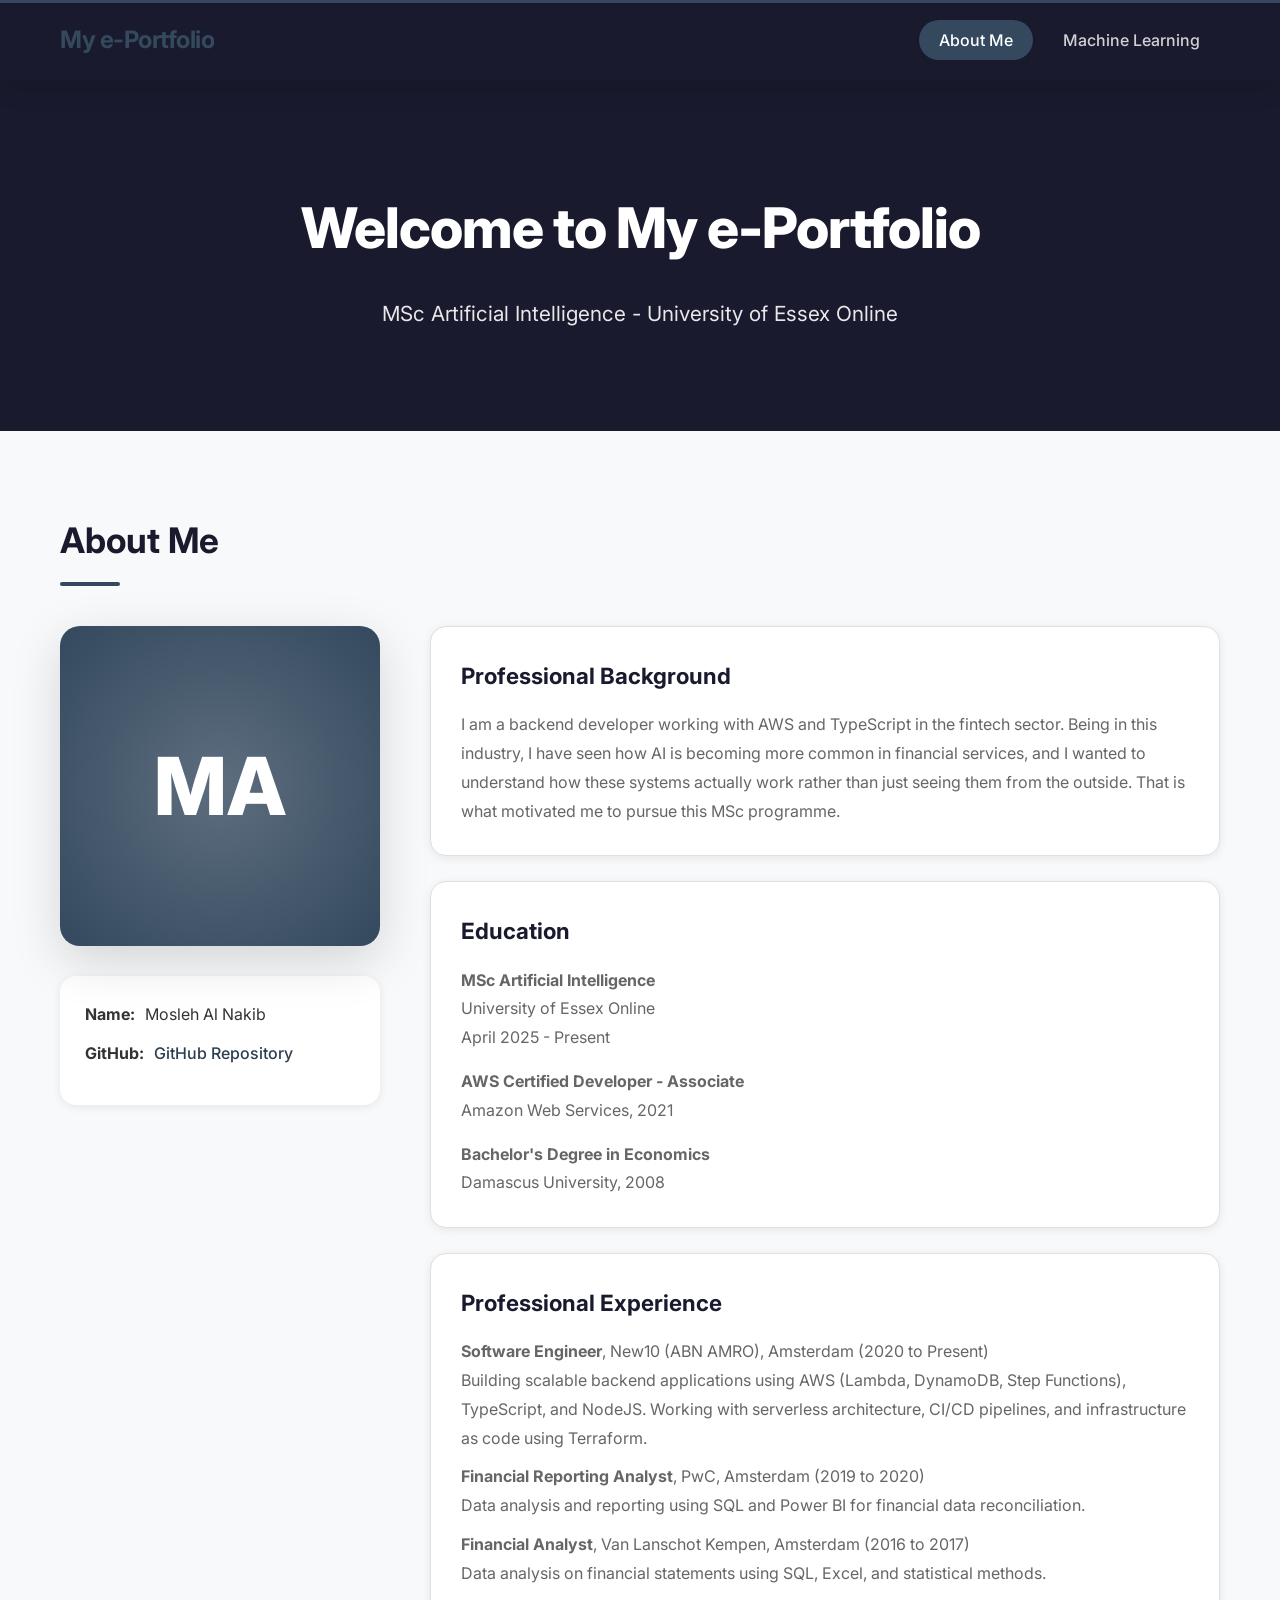
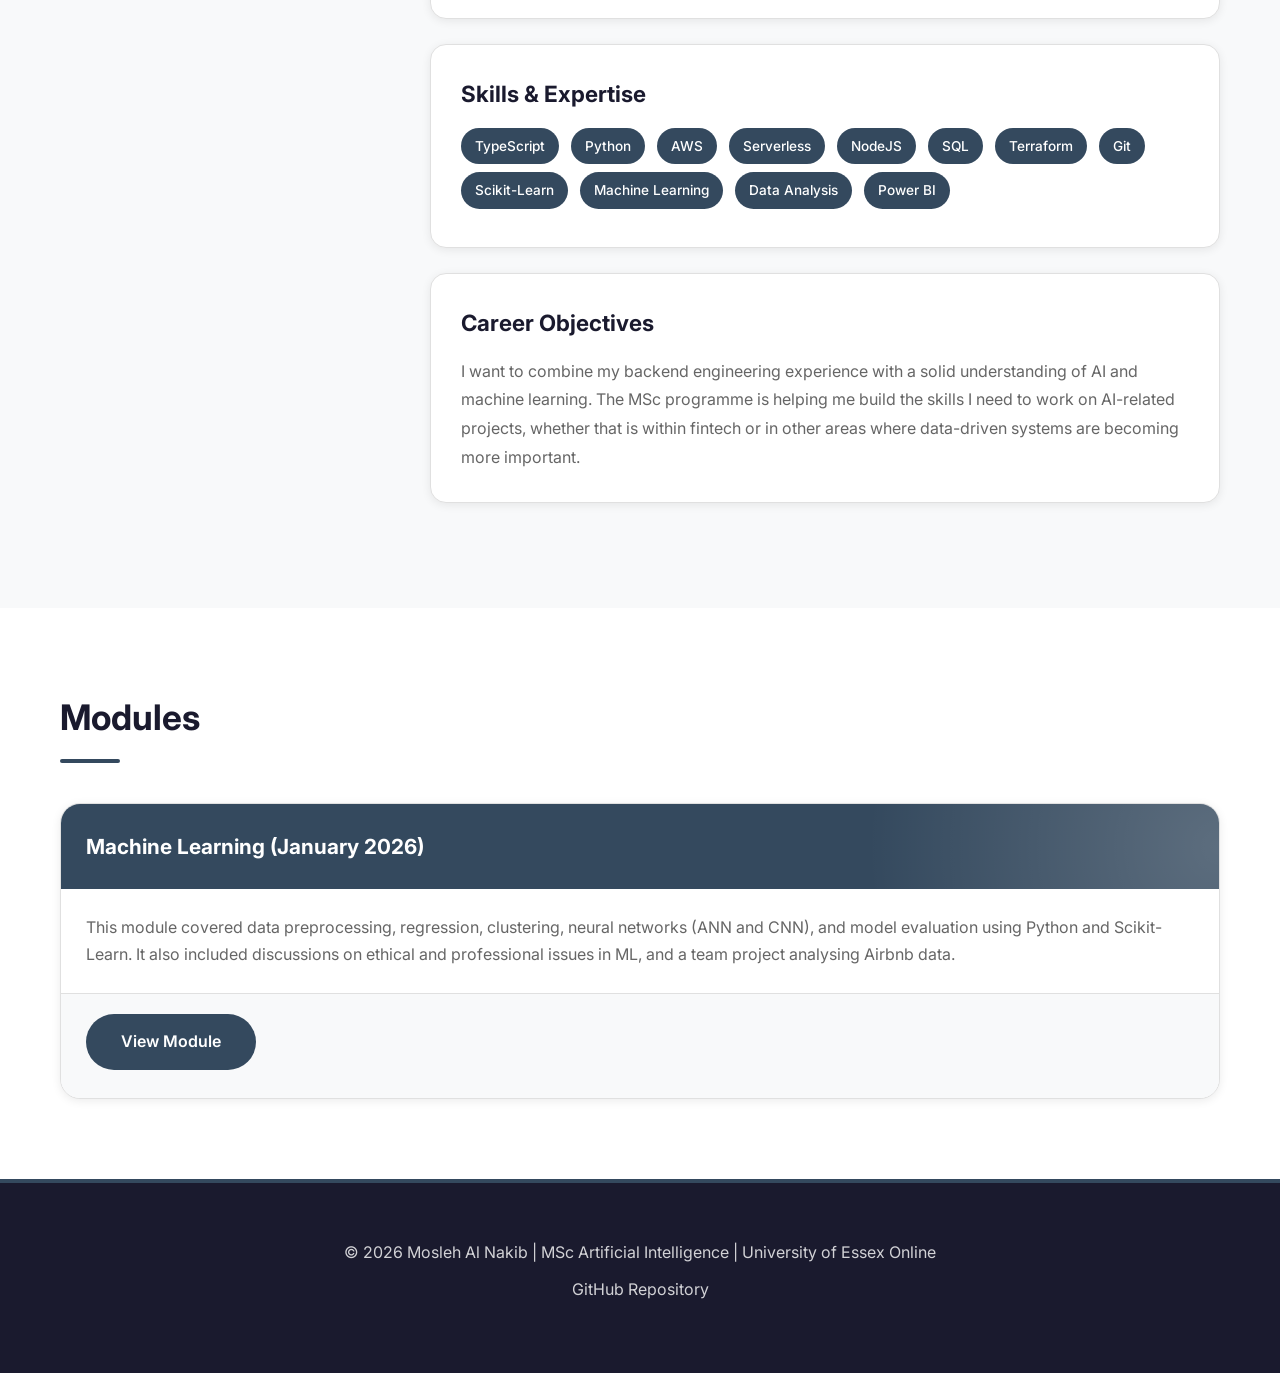
<file: index.html>
<!DOCTYPE html>
<html lang="en">
<head>
  <meta charset="UTF-8">
  <meta name="viewport" content="width=device-width, initial-scale=1.0">
  <title>e-Portfolio | University of Essex Online</title>
  <link rel="stylesheet" href="assets/css/style.css">
  <link rel="preconnect" href="https://fonts.googleapis.com">
  <link rel="preconnect" href="https://fonts.gstatic.com" crossorigin>
  <link href="https://fonts.googleapis.com/css2?family=Inter:wght@400;500;600;700;800&display=swap" rel="stylesheet">
  <style>
    body { font-family: 'Inter', -apple-system, BlinkMacSystemFont, sans-serif; }
  </style>
</head>
<body>
  <header>
    <div class="container">
      <div class="logo">
        <a href="index.html">My e-Portfolio</a>
      </div>
      <nav>
        <ul>
          <li><a href="index.html" class="active">About Me</a></li>
          <li><a href="machine-learning.html">Machine Learning</a></li>
        </ul>
      </nav>
    </div>
  </header>

  <section class="hero">
    <div class="container">
      <h1>Welcome to My e-Portfolio</h1>
      <p>MSc Artificial Intelligence - University of Essex Online</p>
    </div>
  </section>

  <section class="section">
    <div class="container">
      <h2 class="section-title">About Me</h2>
      <div class="about-content">
        <div>
          <div class="profile-placeholder">
            <!-- Replace with your image: <img src="assets/images/profile.jpg" alt="Profile" class="profile-image"> -->
            MA
          </div>
          <div class="contact-info">
            <p><strong>Name:</strong> Mosleh Al Nakib</p>
            <p><strong>GitHub:</strong> <a href="https://github.com/malnakib/e-portfolio/tree/submission" target="_blank">GitHub Repository</a></p>
          </div>
        </div>
        <div>
          <div class="card">
            <h3>Professional Background</h3>
            <p>
              I am a backend developer working with AWS and TypeScript in the fintech sector. Being in this industry, I have seen how AI is becoming more common in financial services, and I wanted to understand how these systems actually work rather than just seeing them from the outside. That is what motivated me to pursue this MSc programme.
            </p>
          </div>

          <div class="card">
            <h3>Education</h3>
            <p>
              <strong>MSc Artificial Intelligence</strong><br>
              University of Essex Online<br>
              April 2025 - Present
            </p>
            <p style="margin-top: 15px;">
              <strong>AWS Certified Developer - Associate</strong><br>
              Amazon Web Services, 2021
            </p>
            <p style="margin-top: 15px;">
              <strong>Bachelor's Degree in Economics</strong><br>
              Damascus University, 2008
            </p>
          </div>

          <div class="card">
            <h3>Professional Experience</h3>
            <p>
              <strong>Software Engineer</strong>, New10 (ABN AMRO), Amsterdam (2020 to Present)<br>
              Building scalable backend applications using AWS (Lambda, DynamoDB, Step Functions), TypeScript, and NodeJS. Working with serverless architecture, CI/CD pipelines, and infrastructure as code using Terraform.
            </p>
            <p style="margin-top: 10px;">
              <strong>Financial Reporting Analyst</strong>, PwC, Amsterdam (2019 to 2020)<br>
              Data analysis and reporting using SQL and Power BI for financial data reconciliation.
            </p>
            <p style="margin-top: 10px;">
              <strong>Financial Analyst</strong>, Van Lanschot Kempen, Amsterdam (2016 to 2017)<br>
              Data analysis on financial statements using SQL, Excel, and statistical methods.
            </p>
          </div>

          <div class="card">
            <h3>Skills & Expertise</h3>
            <p>
              <span class="tag">TypeScript</span>
              <span class="tag">Python</span>
              <span class="tag">AWS</span>
              <span class="tag">Serverless</span>
              <span class="tag">NodeJS</span>
              <span class="tag">SQL</span>
              <span class="tag">Terraform</span>
              <span class="tag">Git</span>
              <span class="tag">Scikit-Learn</span>
              <span class="tag">Machine Learning</span>
              <span class="tag">Data Analysis</span>
              <span class="tag">Power BI</span>
            </p>
          </div>

          <div class="card">
            <h3>Career Objectives</h3>
            <p>
              I want to combine my backend engineering experience with a solid understanding of AI and machine learning. The MSc programme is helping me build the skills I need to work on AI-related projects, whether that is within fintech or in other areas where data-driven systems are becoming more important.
            </p>
          </div>
        </div>
      </div>
    </div>
  </section>

  <section class="section">
    <div class="container">
      <h2 class="section-title">Modules</h2>
      <div class="artefact-grid">
        <div class="artefact-card">
          <div class="artefact-header">
            <h3>Machine Learning (January 2026)</h3>
          </div>
          <div class="artefact-body">
            <p>
              This module covered data preprocessing, regression, clustering, neural networks (ANN and CNN), and model evaluation using Python and Scikit-Learn. It also included discussions on ethical and professional issues in ML, and a team project analysing Airbnb data.
            </p>
          </div>
          <div class="artefact-footer">
            <a href="machine-learning.html" class="btn">View Module</a>
          </div>
        </div>
      </div>
    </div>
  </section>

  <footer>
    <div class="container">
      <p>&copy; 2026 Mosleh Al Nakib | MSc Artificial Intelligence | University of Essex Online</p>
      <p style="margin-top: 10px;">
        <a href="https://github.com/malnakib/e-portfolio/tree/submission" target="_blank">GitHub Repository</a>
      </p>
    </div>
  </footer>
</body>
</html>
</file>
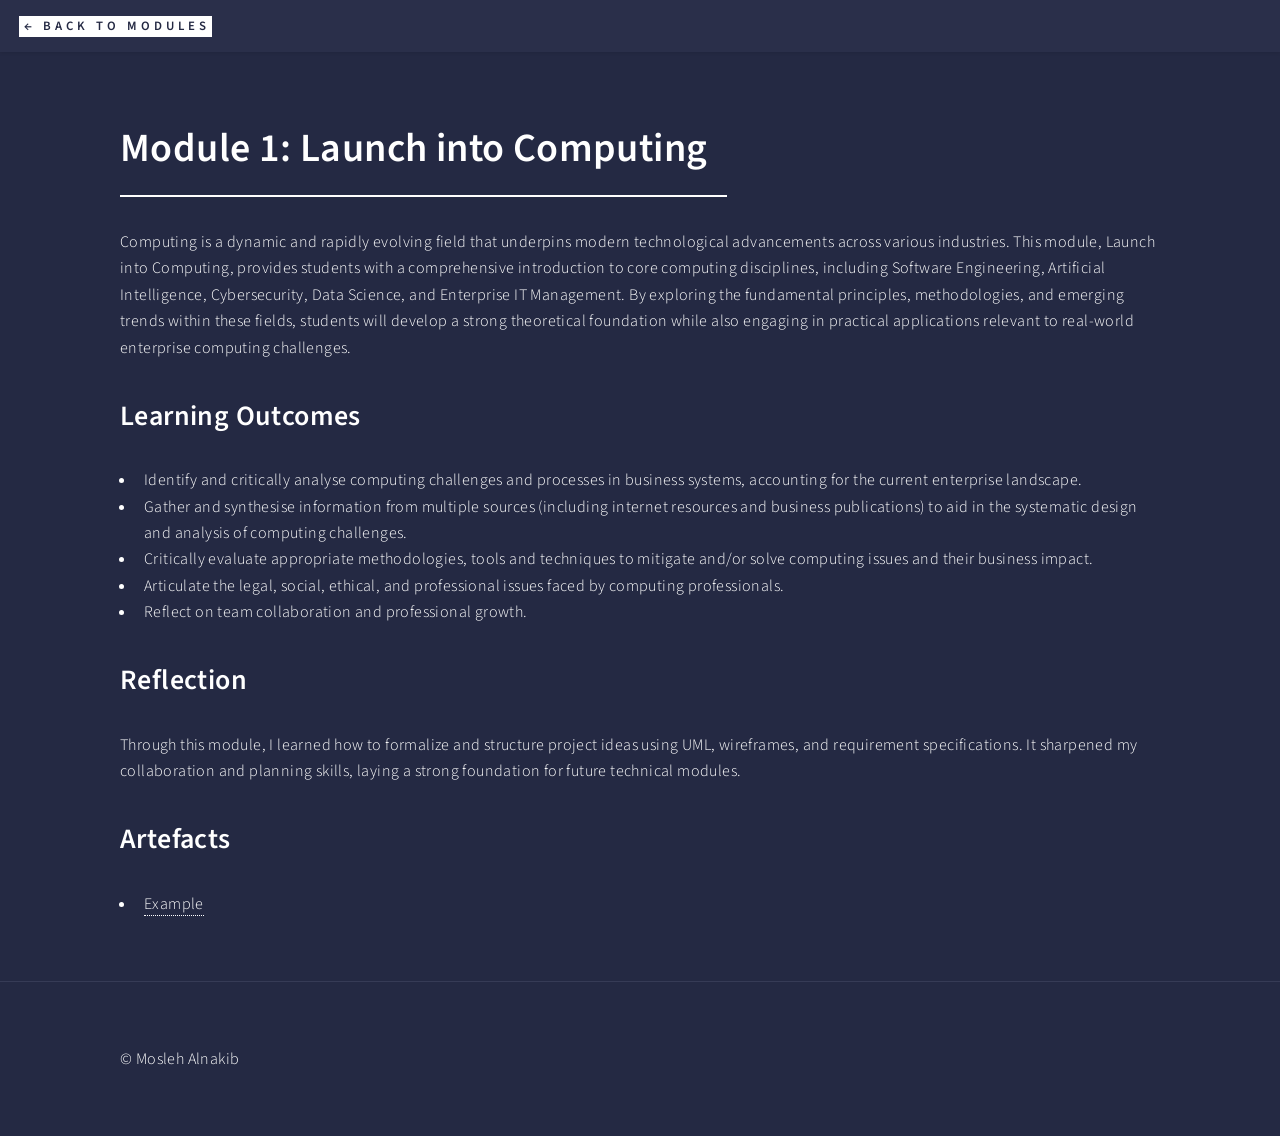
<file: modules/module-1/index.html>
<!DOCTYPE html>
<html>
  <head>
    <title>Module 1 – Launch into Computing</title>
    <meta charset="utf-8" />
    <meta name="viewport" content="width=device-width, initial-scale=1" />
    <link rel="stylesheet" href="../../assets/css/main.css" />
    <noscript
      ><link rel="stylesheet" href="../../assets/css/noscript.css"
    /></noscript>
  </head>
  <body class="is-preload">
    <div id="wrapper">
      <header id="header">
        <a href="../index.html" class="logo"
          ><strong>&larr; Back to Modules</strong></a
        >
      </header>

      <div id="main" class="alt">
        <section class="inner">
          <header class="major">
            <h1>Module 1: Launch into Computing</h1>
          </header>

          <p>
            Computing is a dynamic and rapidly evolving field that underpins
            modern technological advancements across various industries. This
            module, Launch into Computing, provides students with a
            comprehensive introduction to core computing disciplines, including
            Software Engineering, Artificial Intelligence, Cybersecurity, Data
            Science, and Enterprise IT Management. By exploring the fundamental
            principles, methodologies, and emerging trends within these fields,
            students will develop a strong theoretical foundation while also
            engaging in practical applications relevant to real-world enterprise
            computing challenges.
          </p>

          <h2>Learning Outcomes</h2>
          <ul>
            <li>
              Identify and critically analyse computing challenges and processes
              in business systems, accounting for the current enterprise
              landscape.
            </li>
            <li>
              Gather and synthesise information from multiple sources (including
              internet resources and business publications) to aid in the
              systematic design and analysis of computing challenges.
            </li>

            <li>
              Critically evaluate appropriate methodologies, tools and
              techniques to mitigate and/or solve computing issues and their
              business impact.
            </li>
            <li>
              Articulate the legal, social, ethical, and professional issues
              faced by computing professionals.
            </li>

            <li>Reflect on team collaboration and professional growth.</li>
          </ul>

          <h2>Reflection</h2>
          <p>
            Through this module, I learned how to formalize and structure
            project ideas using UML, wireframes, and requirement specifications.
            It sharpened my collaboration and planning skills, laying a strong
            foundation for future technical modules.
          </p>

          <h2>Artefacts</h2>
          <ul>
            <li>
              <a href="artefact-1.html">Example</a>
            </li>
            <!-- Add more as needed -->
          </ul>
        </section>
      </div>

      <footer id="footer">
        <div class="inner">
          <p>&copy; Mosleh Alnakib</p>
        </div>
      </footer>
    </div>

    <script src="../../assets/js/jquery.min.js"></script>
    <script src="../../assets/js/main.js"></script>
  </body>
</html>
</file>
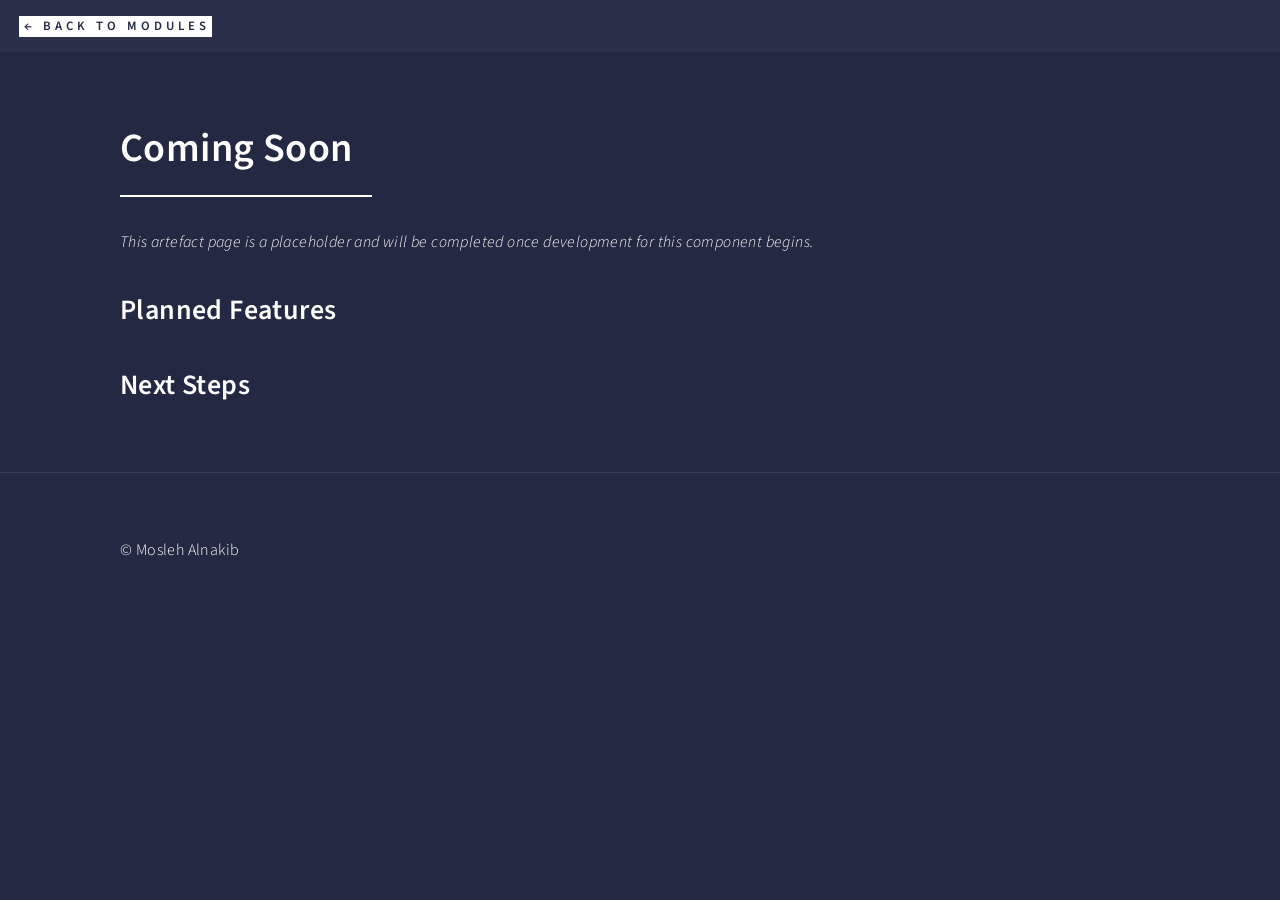
<file: modules/module-2/index.html>
<!-- modules/module-2/artefact-2.html -->
<!DOCTYPE html>
<html>
  <head>
    <title>Artefact 2 – Asynchronous Data Processing</title>
    <meta charset="utf-8" />
    <meta name="viewport" content="width=device-width, initial-scale=1" />
    <link rel="stylesheet" href="../../assets/css/main.css" />
    <noscript
      ><link rel="stylesheet" href="../../assets/css/noscript.css"
    /></noscript>
  </head>
  <body class="is-preload">
    <div id="wrapper">
      <header id="header">
        <a href="../index.html" class="logo"
          ><strong>&larr; Back to Modules</strong></a
        >
      </header>

      <div id="main" class="alt">
        <section class="inner">
          <header class="major">
            <h1>Coming Soon</h1>
          </header>

          <p>
            <em
              >This artefact page is a placeholder and will be completed once
              development for this component begins.</em
            >
          </p>

          <h2>Planned Features</h2>

          <h2>Next Steps</h2>
          <p></p>
        </section>
      </div>

      <footer id="footer">
        <div class="inner">
          <p>&copy; Mosleh Alnakib</p>
        </div>
      </footer>
    </div>

    <script src="../../assets/js/jquery.min.js"></script>
    <script src="../../assets/js/main.js"></script>
  </body>
</html>
</file>
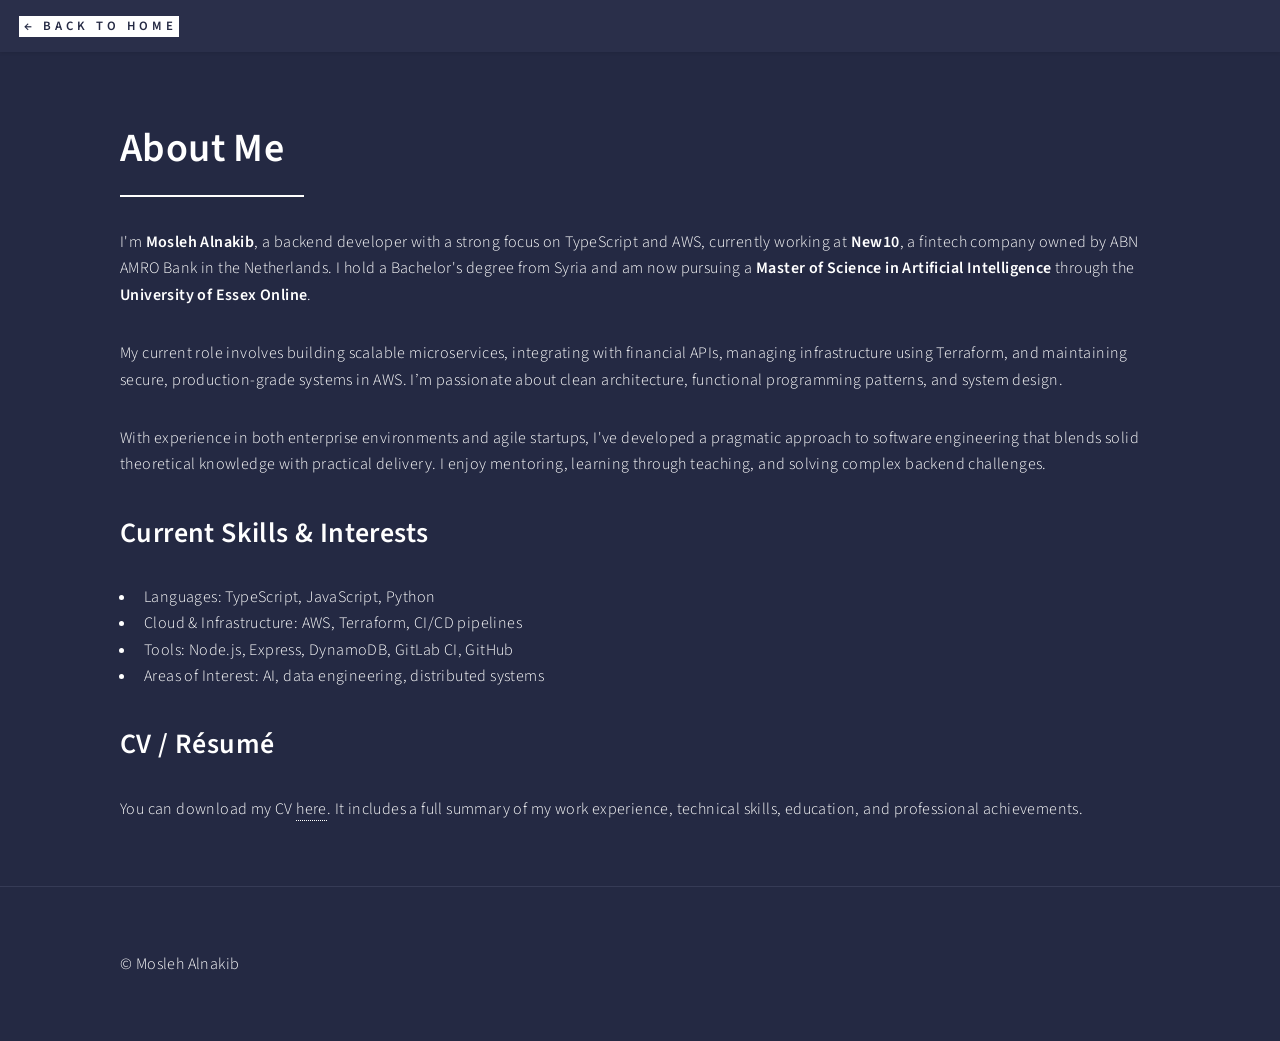
<file: about-me.html>
<!-- about-me.html -->
<!DOCTYPE html>
<html>
  <head>
    <title>About Me – Mosleh Alnakib</title>
    <meta charset="utf-8" />
    <meta name="viewport" content="width=device-width, initial-scale=1" />
    <link rel="stylesheet" href="assets/css/main.css" />
    <noscript
      ><link rel="stylesheet" href="assets/css/noscript.css"
    /></noscript>
  </head>
  <body class="is-preload">
    <div id="wrapper">
      <header id="header">
        <a href="index.html" class="logo"
          ><strong>&larr; Back to Home</strong></a
        >
      </header>

      <div id="main" class="alt">
        <section class="inner">
          <header class="major">
            <h1>About Me</h1>
          </header>

          <p>
            I'm <strong>Mosleh Alnakib</strong>, a backend developer with a
            strong focus on TypeScript and AWS, currently working at
            <strong>New10</strong>, a fintech company owned by ABN AMRO Bank in
            the Netherlands. I hold a Bachelor's degree from Syria and am now
            pursuing a
            <strong>Master of Science in Artificial Intelligence</strong>
            through the <strong>University of Essex Online</strong>.
          </p>

          <p>
            My current role involves building scalable microservices,
            integrating with financial APIs, managing infrastructure using
            Terraform, and maintaining secure, production-grade systems in AWS.
            I’m passionate about clean architecture, functional programming
            patterns, and system design.
          </p>

          <p>
            With experience in both enterprise environments and agile startups,
            I've developed a pragmatic approach to software engineering that
            blends solid theoretical knowledge with practical delivery. I enjoy
            mentoring, learning through teaching, and solving complex backend
            challenges.
          </p>

          <h2>Current Skills & Interests</h2>
          <ul>
            <li>Languages: TypeScript, JavaScript, Python</li>
            <li>Cloud & Infrastructure: AWS, Terraform, CI/CD pipelines</li>
            <li>Tools: Node.js, Express, DynamoDB, GitLab CI, GitHub</li>
            <li>
              Areas of Interest: AI, data engineering, distributed systems
            </li>
          </ul>

          <h2>CV / Résumé</h2>
          <p>
            You can download my CV
            <a href="assets/docs/mosleh-cv.pdf" target="_blank">here</a>. It
            includes a full summary of my work experience, technical skills,
            education, and professional achievements.
          </p>
        </section>
      </div>

      <footer id="footer">
        <div class="inner">
          <p>&copy; Mosleh Alnakib</p>
        </div>
      </footer>
    </div>

    <script src="assets/js/jquery.min.js"></script>
    <script src="assets/js/main.js"></script>
  </body>
</html>
</file>
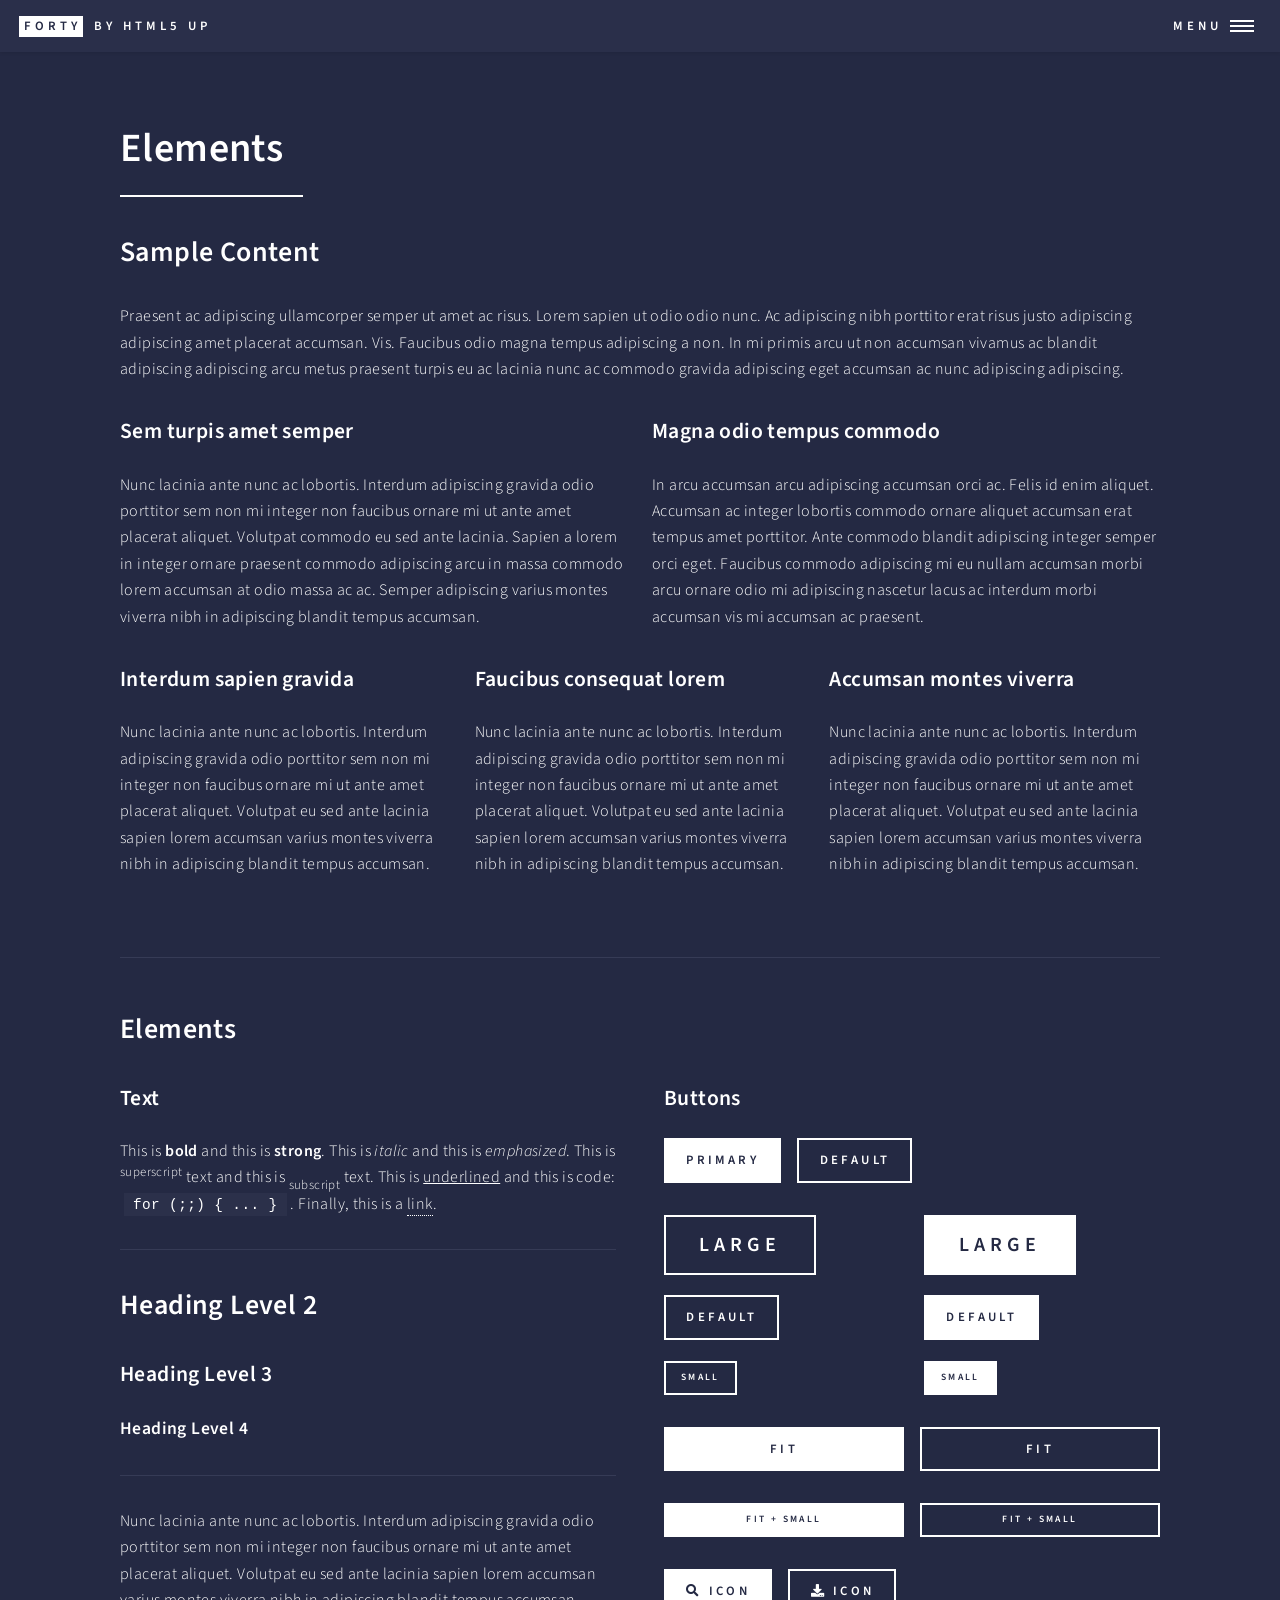
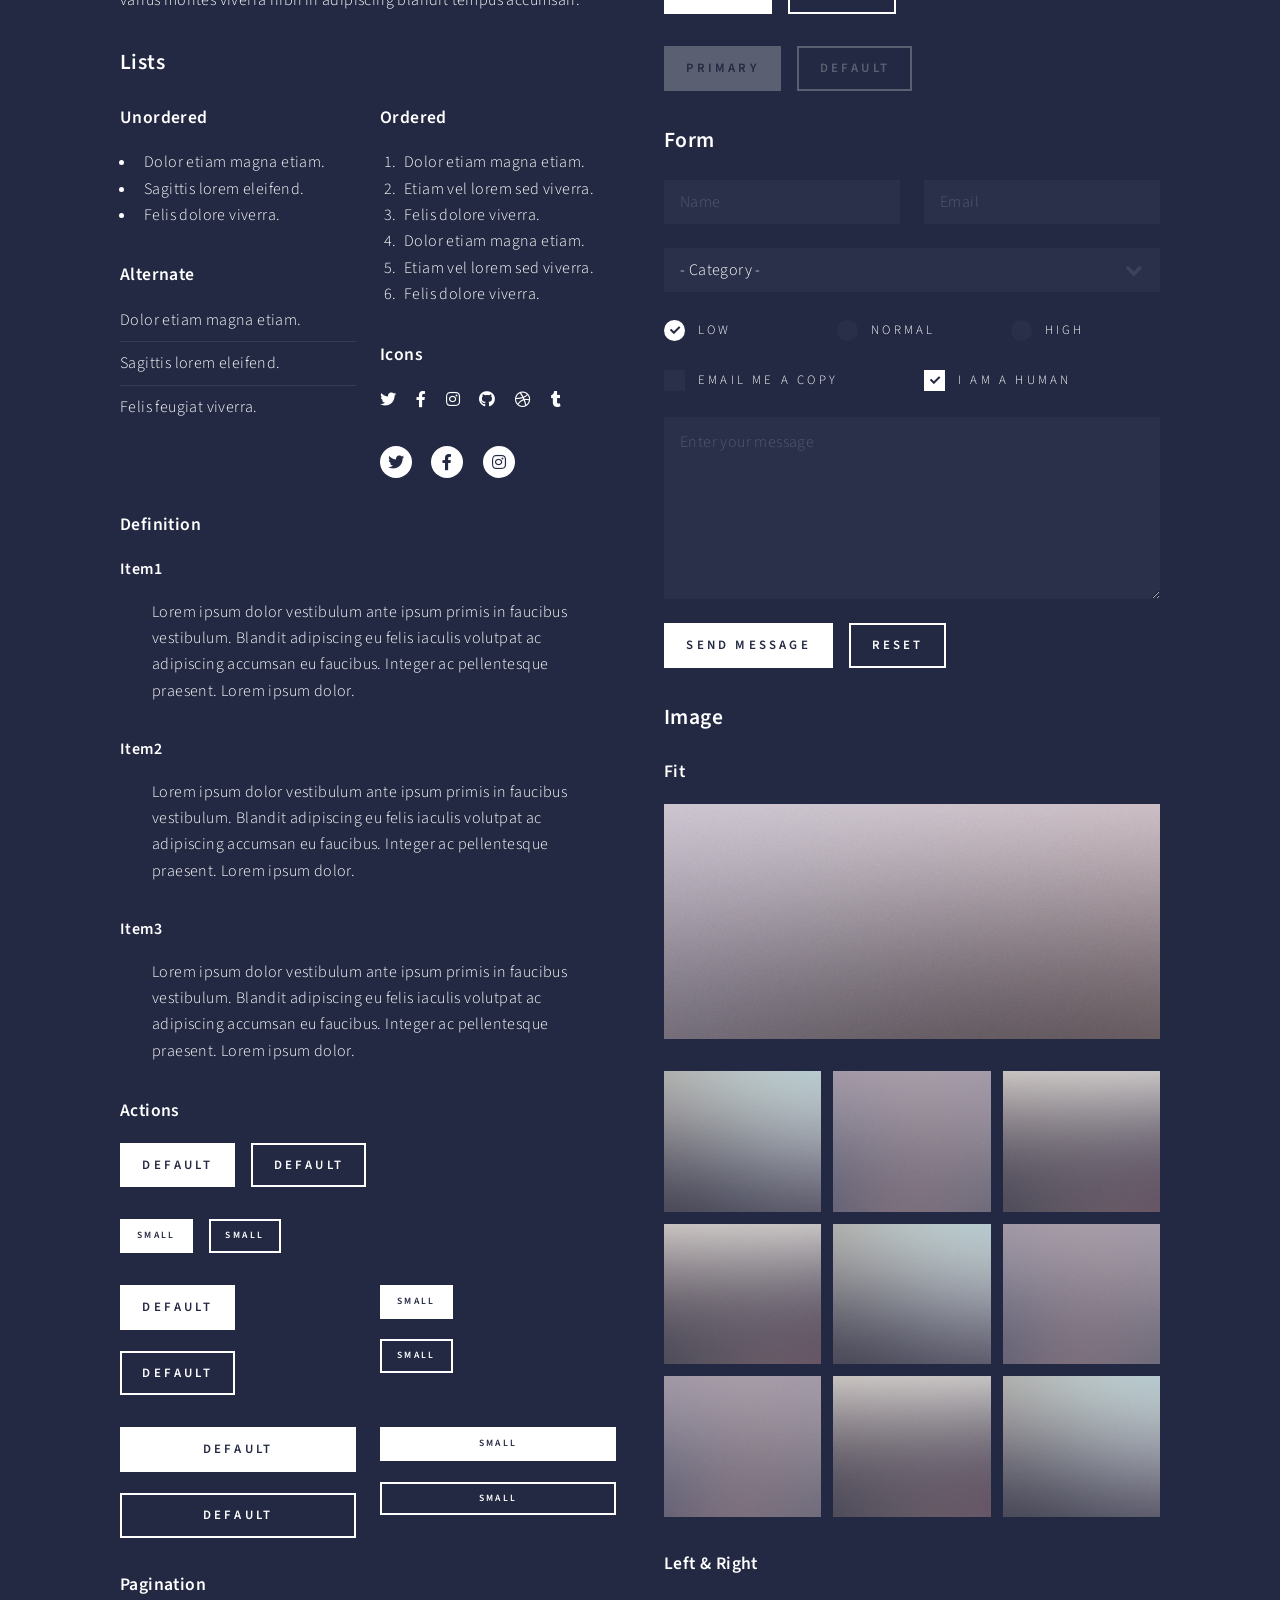
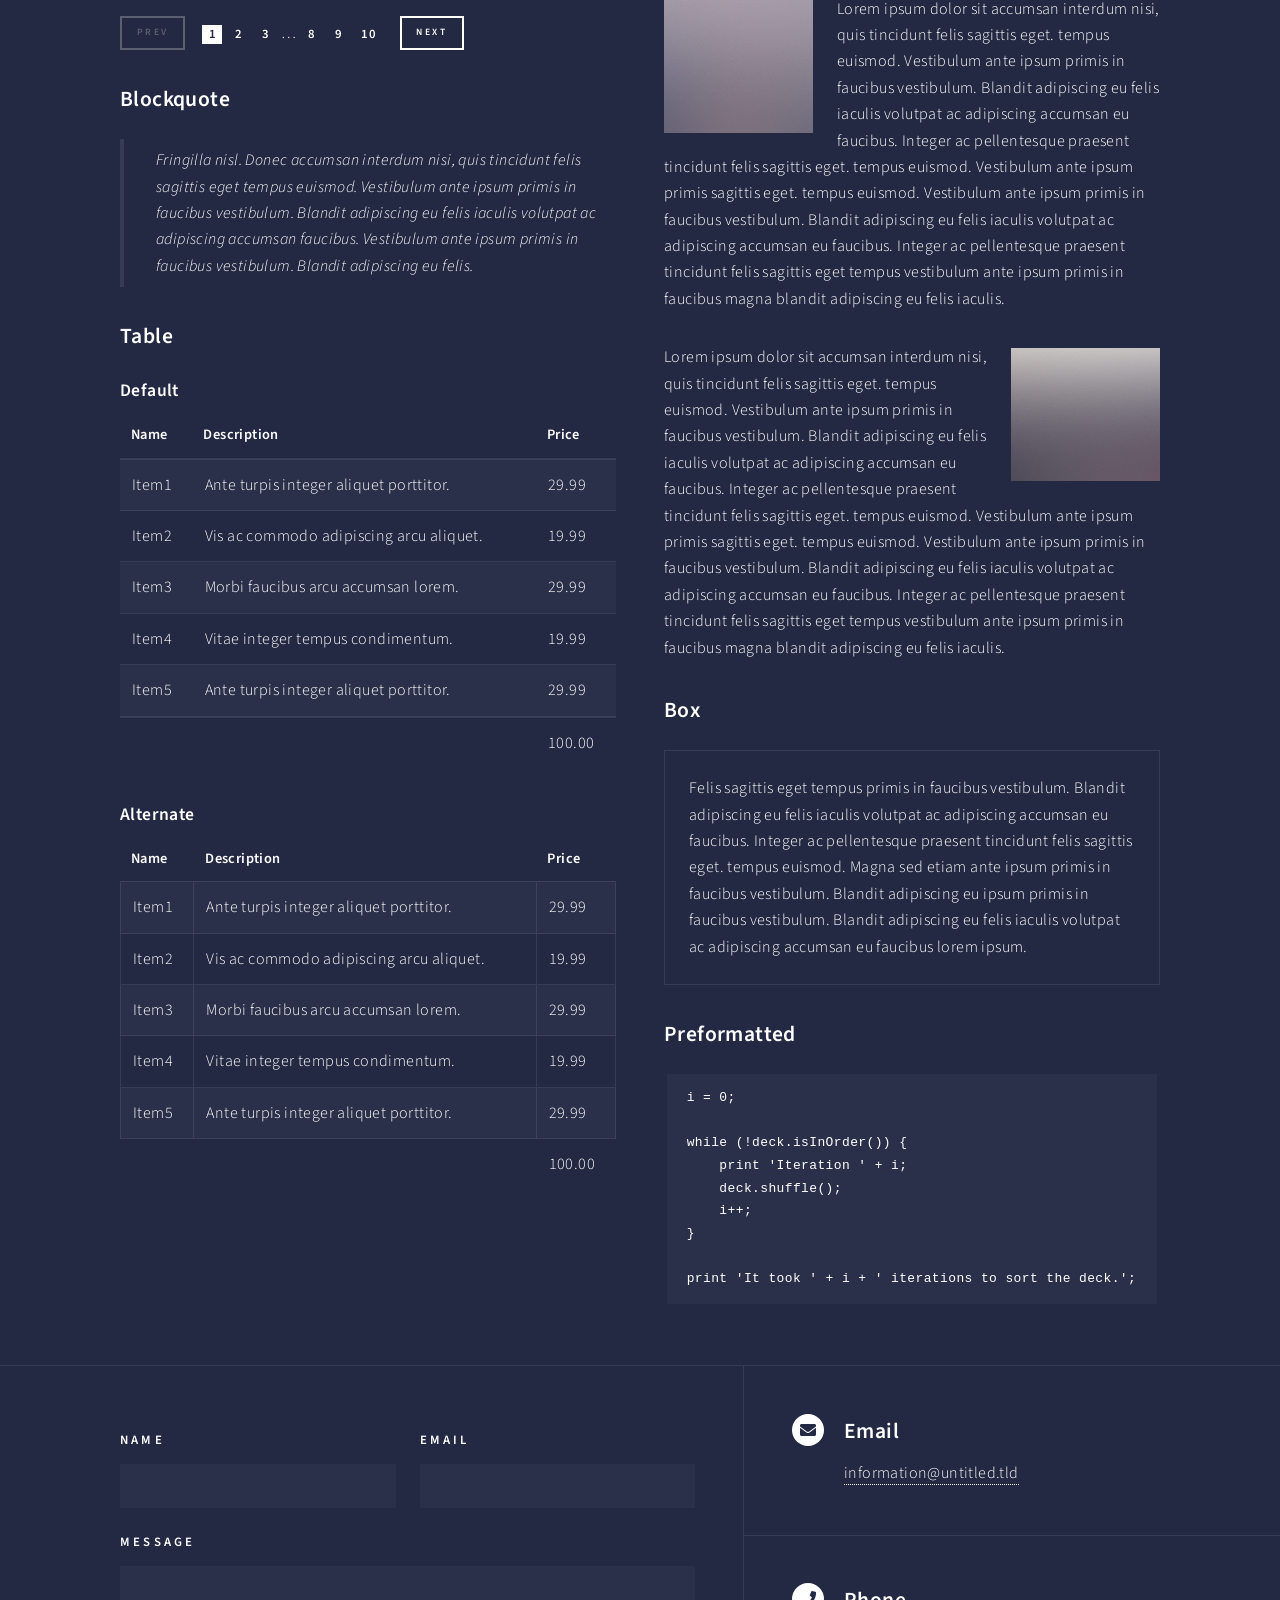
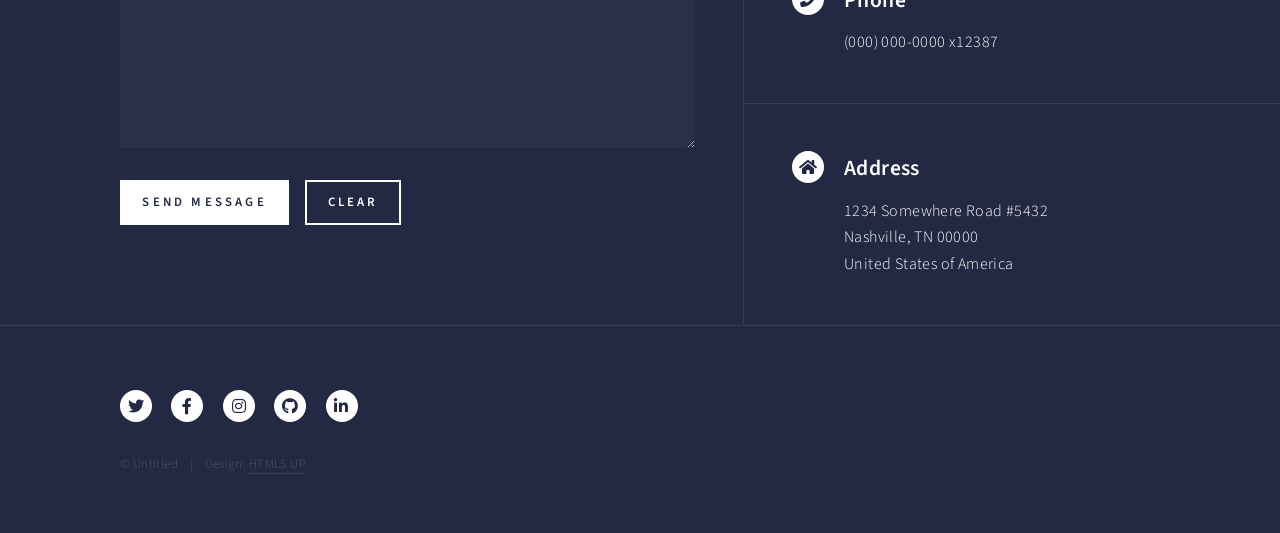
<file: elements.html>
<!DOCTYPE HTML>
<!--
	Forty by HTML5 UP
	html5up.net | @ajlkn
	Free for personal and commercial use under the CCA 3.0 license (html5up.net/license)
-->
<html>
	<head>
		<title>Elements - Forty by HTML5 UP</title>
		<meta charset="utf-8" />
		<meta name="viewport" content="width=device-width, initial-scale=1, user-scalable=no" />
		<link rel="stylesheet" href="assets/css/main.css" />
		<noscript><link rel="stylesheet" href="assets/css/noscript.css" /></noscript>
	</head>
	<body class="is-preload">

		<!-- Wrapper -->
			<div id="wrapper">

				<!-- Header -->
					<header id="header">
						<a href="index.html" class="logo"><strong>Forty</strong> <span>by HTML5 UP</span></a>
						<nav>
							<a href="#menu">Menu</a>
						</nav>
					</header>

				<!-- Menu -->
					<nav id="menu">
						<ul class="links">
							<li><a href="index.html">Home</a></li>
							<li><a href="landing.html">Landing</a></li>
							<li><a href="generic.html">Generic</a></li>
							<li><a href="elements.html">Elements</a></li>
						</ul>
						<ul class="actions stacked">
							<li><a href="#" class="button primary fit">Get Started</a></li>
							<li><a href="#" class="button fit">Log In</a></li>
						</ul>
					</nav>

				<!-- Main -->
					<div id="main" class="alt">

						<!-- One -->
							<section id="one">
								<div class="inner">
									<header class="major">
										<h1>Elements</h1>
									</header>

									<!-- Content -->
										<h2 id="content">Sample Content</h2>
										<p>Praesent ac adipiscing ullamcorper semper ut amet ac risus. Lorem sapien ut odio odio nunc. Ac adipiscing nibh porttitor erat risus justo adipiscing adipiscing amet placerat accumsan. Vis. Faucibus odio magna tempus adipiscing a non. In mi primis arcu ut non accumsan vivamus ac blandit adipiscing adipiscing arcu metus praesent turpis eu ac lacinia nunc ac commodo gravida adipiscing eget accumsan ac nunc adipiscing adipiscing.</p>
										<div class="row">
											<div class="col-6 col-12-small">
												<h3>Sem turpis amet semper</h3>
												<p>Nunc lacinia ante nunc ac lobortis. Interdum adipiscing gravida odio porttitor sem non mi integer non faucibus ornare mi ut ante amet placerat aliquet. Volutpat commodo eu sed ante lacinia. Sapien a lorem in integer ornare praesent commodo adipiscing arcu in massa commodo lorem accumsan at odio massa ac ac. Semper adipiscing varius montes viverra nibh in adipiscing blandit tempus accumsan.</p>
											</div>
											<div class="col-6 col-12-small">
												<h3>Magna odio tempus commodo</h3>
												<p>In arcu accumsan arcu adipiscing accumsan orci ac. Felis id enim aliquet. Accumsan ac integer lobortis commodo ornare aliquet accumsan erat tempus amet porttitor. Ante commodo blandit adipiscing integer semper orci eget. Faucibus commodo adipiscing mi eu nullam accumsan morbi arcu ornare odio mi adipiscing nascetur lacus ac interdum morbi accumsan vis mi accumsan ac praesent.</p>
											</div>
											<!-- Break -->
											<div class="col-4 col-12-medium">
												<h3>Interdum sapien gravida</h3>
												<p>Nunc lacinia ante nunc ac lobortis. Interdum adipiscing gravida odio porttitor sem non mi integer non faucibus ornare mi ut ante amet placerat aliquet. Volutpat eu sed ante lacinia sapien lorem accumsan varius montes viverra nibh in adipiscing blandit tempus accumsan.</p>
											</div>
											<div class="col-4 col-12-medium">
												<h3>Faucibus consequat lorem</h3>
												<p>Nunc lacinia ante nunc ac lobortis. Interdum adipiscing gravida odio porttitor sem non mi integer non faucibus ornare mi ut ante amet placerat aliquet. Volutpat eu sed ante lacinia sapien lorem accumsan varius montes viverra nibh in adipiscing blandit tempus accumsan.</p>
											</div>
											<div class="col-4 col-12-medium">
												<h3>Accumsan montes viverra</h3>
												<p>Nunc lacinia ante nunc ac lobortis. Interdum adipiscing gravida odio porttitor sem non mi integer non faucibus ornare mi ut ante amet placerat aliquet. Volutpat eu sed ante lacinia sapien lorem accumsan varius montes viverra nibh in adipiscing blandit tempus accumsan.</p>
											</div>
										</div>

									<hr class="major" />

									<!-- Elements -->
										<h2 id="elements">Elements</h2>
										<div class="row gtr-200">
											<div class="col-6 col-12-medium">

												<!-- Text stuff -->
													<h3>Text</h3>
													<p>This is <b>bold</b> and this is <strong>strong</strong>. This is <i>italic</i> and this is <em>emphasized</em>.
													This is <sup>superscript</sup> text and this is <sub>subscript</sub> text.
													This is <u>underlined</u> and this is code: <code>for (;;) { ... }</code>.
													Finally, this is a <a href="#">link</a>.</p>
													<hr />
													<h2>Heading Level 2</h2>
													<h3>Heading Level 3</h3>
													<h4>Heading Level 4</h4>
													<hr />
													<p>Nunc lacinia ante nunc ac lobortis. Interdum adipiscing gravida odio porttitor sem non mi integer non faucibus ornare mi ut ante amet placerat aliquet. Volutpat eu sed ante lacinia sapien lorem accumsan varius montes viverra nibh in adipiscing blandit tempus accumsan.</p>

												<!-- Lists -->
													<h3>Lists</h3>
													<div class="row">
														<div class="col-6 col-12-small">

															<h4>Unordered</h4>
															<ul>
																<li>Dolor etiam magna etiam.</li>
																<li>Sagittis lorem eleifend.</li>
																<li>Felis dolore viverra.</li>
															</ul>

															<h4>Alternate</h4>
															<ul class="alt">
																<li>Dolor etiam magna etiam.</li>
																<li>Sagittis lorem eleifend.</li>
																<li>Felis feugiat viverra.</li>
															</ul>

														</div>
														<div class="col-6 col-12-small">

															<h4>Ordered</h4>
															<ol>
																<li>Dolor etiam magna etiam.</li>
																<li>Etiam vel lorem sed viverra.</li>
																<li>Felis dolore viverra.</li>
																<li>Dolor etiam magna etiam.</li>
																<li>Etiam vel lorem sed viverra.</li>
																<li>Felis dolore viverra.</li>
															</ol>

															<h4>Icons</h4>
															<ul class="icons">
																<li><a href="#" class="icon brands fa-twitter"><span class="label">Twitter</span></a></li>
																<li><a href="#" class="icon brands fa-facebook-f"><span class="label">Facebook</span></a></li>
																<li><a href="#" class="icon brands fa-instagram"><span class="label">Instagram</span></a></li>
																<li><a href="#" class="icon brands fa-github"><span class="label">Github</span></a></li>
																<li><a href="#" class="icon brands fa-dribbble"><span class="label">Dribbble</span></a></li>
																<li><a href="#" class="icon brands fa-tumblr"><span class="label">Tumblr</span></a></li>
															</ul>
															<ul class="icons">
																<li><a href="#" class="icon brands alt fa-twitter"><span class="label">Twitter</span></a></li>
																<li><a href="#" class="icon brands alt fa-facebook-f"><span class="label">Facebook</span></a></li>
																<li><a href="#" class="icon brands alt fa-instagram"><span class="label">Instagram</span></a></li>
															</ul>

														</div>
													</div>
													<h4>Definition</h4>
													<dl>
														<dt>Item1</dt>
														<dd>
															<p>Lorem ipsum dolor vestibulum ante ipsum primis in faucibus vestibulum. Blandit adipiscing eu felis iaculis volutpat ac adipiscing accumsan eu faucibus. Integer ac pellentesque praesent. Lorem ipsum dolor.</p>
														</dd>
														<dt>Item2</dt>
														<dd>
															<p>Lorem ipsum dolor vestibulum ante ipsum primis in faucibus vestibulum. Blandit adipiscing eu felis iaculis volutpat ac adipiscing accumsan eu faucibus. Integer ac pellentesque praesent. Lorem ipsum dolor.</p>
														</dd>
														<dt>Item3</dt>
														<dd>
															<p>Lorem ipsum dolor vestibulum ante ipsum primis in faucibus vestibulum. Blandit adipiscing eu felis iaculis volutpat ac adipiscing accumsan eu faucibus. Integer ac pellentesque praesent. Lorem ipsum dolor.</p>
														</dd>
													</dl>

													<h4>Actions</h4>
													<ul class="actions">
														<li><a href="#" class="button primary">Default</a></li>
														<li><a href="#" class="button">Default</a></li>
													</ul>
													<ul class="actions small">
														<li><a href="#" class="button primary small">Small</a></li>
														<li><a href="#" class="button small">Small</a></li>
													</ul>
													<div class="row">
														<div class="col-6 col-12-small">
															<ul class="actions stacked">
																<li><a href="#" class="button primary">Default</a></li>
																<li><a href="#" class="button">Default</a></li>
															</ul>
														</div>
														<div class="col-6 col-12-small">
															<ul class="actions stacked">
																<li><a href="#" class="button primary small">Small</a></li>
																<li><a href="#" class="button small">Small</a></li>
															</ul>
														</div>
														<div class="col-6 col-12-small">
															<ul class="actions stacked">
																<li><a href="#" class="button primary fit">Default</a></li>
																<li><a href="#" class="button fit">Default</a></li>
															</ul>
														</div>
														<div class="col-6 col-12-small">
															<ul class="actions stacked">
																<li><a href="#" class="button primary small fit">Small</a></li>
																<li><a href="#" class="button small fit">Small</a></li>
															</ul>
														</div>
													</div>

													<h4>Pagination</h4>
													<ul class="pagination">
														<li><span class="button small disabled">Prev</span></li>
														<li><a href="#" class="page active">1</a></li>
														<li><a href="#" class="page">2</a></li>
														<li><a href="#" class="page">3</a></li>
														<li><span>&hellip;</span></li>
														<li><a href="#" class="page">8</a></li>
														<li><a href="#" class="page">9</a></li>
														<li><a href="#" class="page">10</a></li>
														<li><a href="#" class="button small">Next</a></li>
													</ul>

												<!-- Blockquote -->
													<h3>Blockquote</h3>
													<blockquote>Fringilla nisl. Donec accumsan interdum nisi, quis tincidunt felis sagittis eget tempus euismod. Vestibulum ante ipsum primis in faucibus vestibulum. Blandit adipiscing eu felis iaculis volutpat ac adipiscing accumsan faucibus. Vestibulum ante ipsum primis in faucibus vestibulum. Blandit adipiscing eu felis.</blockquote>

												<!-- Table -->
													<h3>Table</h3>

													<h4>Default</h4>
													<div class="table-wrapper">
														<table>
															<thead>
																<tr>
																	<th>Name</th>
																	<th>Description</th>
																	<th>Price</th>
																</tr>
															</thead>
															<tbody>
																<tr>
																	<td>Item1</td>
																	<td>Ante turpis integer aliquet porttitor.</td>
																	<td>29.99</td>
																</tr>
																<tr>
																	<td>Item2</td>
																	<td>Vis ac commodo adipiscing arcu aliquet.</td>
																	<td>19.99</td>
																</tr>
																<tr>
																	<td>Item3</td>
																	<td> Morbi faucibus arcu accumsan lorem.</td>
																	<td>29.99</td>
																</tr>
																<tr>
																	<td>Item4</td>
																	<td>Vitae integer tempus condimentum.</td>
																	<td>19.99</td>
																</tr>
																<tr>
																	<td>Item5</td>
																	<td>Ante turpis integer aliquet porttitor.</td>
																	<td>29.99</td>
																</tr>
															</tbody>
															<tfoot>
																<tr>
																	<td colspan="2"></td>
																	<td>100.00</td>
																</tr>
															</tfoot>
														</table>
													</div>

													<h4>Alternate</h4>
													<div class="table-wrapper">
														<table class="alt">
															<thead>
																<tr>
																	<th>Name</th>
																	<th>Description</th>
																	<th>Price</th>
																</tr>
															</thead>
															<tbody>
																<tr>
																	<td>Item1</td>
																	<td>Ante turpis integer aliquet porttitor.</td>
																	<td>29.99</td>
																</tr>
																<tr>
																	<td>Item2</td>
																	<td>Vis ac commodo adipiscing arcu aliquet.</td>
																	<td>19.99</td>
																</tr>
																<tr>
																	<td>Item3</td>
																	<td> Morbi faucibus arcu accumsan lorem.</td>
																	<td>29.99</td>
																</tr>
																<tr>
																	<td>Item4</td>
																	<td>Vitae integer tempus condimentum.</td>
																	<td>19.99</td>
																</tr>
																<tr>
																	<td>Item5</td>
																	<td>Ante turpis integer aliquet porttitor.</td>
																	<td>29.99</td>
																</tr>
															</tbody>
															<tfoot>
																<tr>
																	<td colspan="2"></td>
																	<td>100.00</td>
																</tr>
															</tfoot>
														</table>
													</div>

											</div>
											<div class="col-6 col-12-medium">

												<!-- Buttons -->
													<h3>Buttons</h3>
													<ul class="actions">
														<li><a href="#" class="button primary">Primary</a></li>
														<li><a href="#" class="button">Default</a></li>
													</ul>
													<div class="row">
														<div class="col-6 col-12-xsmall">
															<ul class="actions stacked">
																<li><a href="#" class="button large">Large</a></li>
																<li><a href="#" class="button">Default</a></li>
																<li><a href="#" class="button small">Small</a></li>
															</ul>
														</div>
														<div class="col-6 col-12-xsmall">
															<ul class="actions stacked">
																<li><a href="#" class="button primary large">Large</a></li>
																<li><a href="#" class="button primary">Default</a></li>
																<li><a href="#" class="button primary small">Small</a></li>
															</ul>
														</div>
													</div>
													<ul class="actions fit">
														<li><a href="#" class="button primary fit">Fit</a></li>
														<li><a href="#" class="button fit">Fit</a></li>
													</ul>
													<ul class="actions fit small">
														<li><a href="#" class="button primary fit small">Fit + Small</a></li>
														<li><a href="#" class="button fit small">Fit + Small</a></li>
													</ul>
													<ul class="actions">
														<li><a href="#" class="button primary icon solid fa-search">Icon</a></li>
														<li><a href="#" class="button icon solid fa-download">Icon</a></li>
													</ul>
													<ul class="actions">
														<li><span class="button primary disabled">Primary</span></li>
														<li><span class="button disabled">Default</span></li>
													</ul>

												<!-- Form -->
													<h3>Form</h3>

													<form method="post" action="#">
														<div class="row gtr-uniform">
															<div class="col-6 col-12-xsmall">
																<input type="text" name="demo-name" id="demo-name" value="" placeholder="Name" />
															</div>
															<div class="col-6 col-12-xsmall">
																<input type="email" name="demo-email" id="demo-email" value="" placeholder="Email" />
															</div>
															<!-- Break -->
															<div class="col-12">
																<select name="demo-category" id="demo-category">
																	<option value="">- Category -</option>
																	<option value="1">Manufacturing</option>
																	<option value="1">Shipping</option>
																	<option value="1">Administration</option>
																	<option value="1">Human Resources</option>
																</select>
															</div>
															<!-- Break -->
															<div class="col-4 col-12-small">
																<input type="radio" id="demo-priority-low" name="demo-priority" checked>
																<label for="demo-priority-low">Low</label>
															</div>
															<div class="col-4 col-12-small">
																<input type="radio" id="demo-priority-normal" name="demo-priority">
																<label for="demo-priority-normal">Normal</label>
															</div>
															<div class="col-4 col-12-small">
																<input type="radio" id="demo-priority-high" name="demo-priority">
																<label for="demo-priority-high">High</label>
															</div>
															<!-- Break -->
															<div class="col-6 col-12-small">
																<input type="checkbox" id="demo-copy" name="demo-copy">
																<label for="demo-copy">Email me a copy</label>
															</div>
															<div class="col-6 col-12-small">
																<input type="checkbox" id="demo-human" name="demo-human" checked>
																<label for="demo-human">I am a human</label>
															</div>
															<!-- Break -->
															<div class="col-12">
																<textarea name="demo-message" id="demo-message" placeholder="Enter your message" rows="6"></textarea>
															</div>
															<!-- Break -->
															<div class="col-12">
																<ul class="actions">
																	<li><input type="submit" value="Send Message" class="primary" /></li>
																	<li><input type="reset" value="Reset" /></li>
																</ul>
															</div>
														</div>
													</form>

												<!-- Image -->
													<h3>Image</h3>

													<h4>Fit</h4>
													<span class="image fit"><img src="images/pic03.jpg" alt="" /></span>
													<div class="box alt">
														<div class="row gtr-50 gtr-uniform">
															<div class="col-4"><span class="image fit"><img src="images/pic08.jpg" alt="" /></span></div>
															<div class="col-4"><span class="image fit"><img src="images/pic09.jpg" alt="" /></span></div>
															<div class="col-4"><span class="image fit"><img src="images/pic10.jpg" alt="" /></span></div>
															<!-- Break -->
															<div class="col-4"><span class="image fit"><img src="images/pic10.jpg" alt="" /></span></div>
															<div class="col-4"><span class="image fit"><img src="images/pic08.jpg" alt="" /></span></div>
															<div class="col-4"><span class="image fit"><img src="images/pic09.jpg" alt="" /></span></div>
															<!-- Break -->
															<div class="col-4"><span class="image fit"><img src="images/pic09.jpg" alt="" /></span></div>
															<div class="col-4"><span class="image fit"><img src="images/pic10.jpg" alt="" /></span></div>
															<div class="col-4"><span class="image fit"><img src="images/pic08.jpg" alt="" /></span></div>
														</div>
													</div>

													<h4>Left &amp; Right</h4>
													<p><span class="image left"><img src="images/pic09.jpg" alt="" /></span>Lorem ipsum dolor sit accumsan interdum nisi, quis tincidunt felis sagittis eget. tempus euismod. Vestibulum ante ipsum primis in faucibus vestibulum. Blandit adipiscing eu felis iaculis volutpat ac adipiscing accumsan eu faucibus. Integer ac pellentesque praesent tincidunt felis sagittis eget. tempus euismod. Vestibulum ante ipsum primis sagittis eget. tempus euismod. Vestibulum ante ipsum primis in faucibus vestibulum. Blandit adipiscing eu felis iaculis volutpat ac adipiscing accumsan eu faucibus. Integer ac pellentesque praesent tincidunt felis sagittis eget tempus vestibulum ante ipsum primis in faucibus magna blandit adipiscing eu felis iaculis.</p>
													<p><span class="image right"><img src="images/pic10.jpg" alt="" /></span>Lorem ipsum dolor sit accumsan interdum nisi, quis tincidunt felis sagittis eget. tempus euismod. Vestibulum ante ipsum primis in faucibus vestibulum. Blandit adipiscing eu felis iaculis volutpat ac adipiscing accumsan eu faucibus. Integer ac pellentesque praesent tincidunt felis sagittis eget. tempus euismod. Vestibulum ante ipsum primis sagittis eget. tempus euismod. Vestibulum ante ipsum primis in faucibus vestibulum. Blandit adipiscing eu felis iaculis volutpat ac adipiscing accumsan eu faucibus. Integer ac pellentesque praesent tincidunt felis sagittis eget tempus vestibulum ante ipsum primis in faucibus magna blandit adipiscing eu felis iaculis.</p>

												<!-- Box -->
													<h3>Box</h3>
													<div class="box">
														<p>Felis sagittis eget tempus primis in faucibus vestibulum. Blandit adipiscing eu felis iaculis volutpat ac adipiscing accumsan eu faucibus. Integer ac pellentesque praesent tincidunt felis sagittis eget. tempus euismod. Magna sed etiam ante ipsum primis in faucibus vestibulum. Blandit adipiscing eu ipsum primis in faucibus vestibulum. Blandit adipiscing eu felis iaculis volutpat ac adipiscing accumsan eu faucibus lorem ipsum.</p>
													</div>

												<!-- Preformatted Code -->
													<h3>Preformatted</h3>
													<pre><code>i = 0;

while (!deck.isInOrder()) {
    print 'Iteration ' + i;
    deck.shuffle();
    i++;
}

print 'It took ' + i + ' iterations to sort the deck.';
</code></pre>

											</div>
										</div>

								</div>
							</section>

					</div>

				<!-- Contact -->
					<section id="contact">
						<div class="inner">
							<section>
								<form method="post" action="#">
									<div class="fields">
										<div class="field half">
											<label for="name">Name</label>
											<input type="text" name="name" id="name" />
										</div>
										<div class="field half">
											<label for="email">Email</label>
											<input type="text" name="email" id="email" />
										</div>
										<div class="field">
											<label for="message">Message</label>
											<textarea name="message" id="message" rows="6"></textarea>
										</div>
									</div>
									<ul class="actions">
										<li><input type="submit" value="Send Message" class="primary" /></li>
										<li><input type="reset" value="Clear" /></li>
									</ul>
								</form>
							</section>
							<section class="split">
								<section>
									<div class="contact-method">
										<span class="icon solid alt fa-envelope"></span>
										<h3>Email</h3>
										<a href="#">information@untitled.tld</a>
									</div>
								</section>
								<section>
									<div class="contact-method">
										<span class="icon solid alt fa-phone"></span>
										<h3>Phone</h3>
										<span>(000) 000-0000 x12387</span>
									</div>
								</section>
								<section>
									<div class="contact-method">
										<span class="icon solid alt fa-home"></span>
										<h3>Address</h3>
										<span>1234 Somewhere Road #5432<br />
										Nashville, TN 00000<br />
										United States of America</span>
									</div>
								</section>
							</section>
						</div>
					</section>

				<!-- Footer -->
					<footer id="footer">
						<div class="inner">
							<ul class="icons">
								<li><a href="#" class="icon brands alt fa-twitter"><span class="label">Twitter</span></a></li>
								<li><a href="#" class="icon brands alt fa-facebook-f"><span class="label">Facebook</span></a></li>
								<li><a href="#" class="icon brands alt fa-instagram"><span class="label">Instagram</span></a></li>
								<li><a href="#" class="icon brands alt fa-github"><span class="label">GitHub</span></a></li>
								<li><a href="#" class="icon brands alt fa-linkedin-in"><span class="label">LinkedIn</span></a></li>
							</ul>
							<ul class="copyright">
								<li>&copy; Untitled</li><li>Design: <a href="https://html5up.net">HTML5 UP</a></li>
							</ul>
						</div>
					</footer>

			</div>

		<!-- Scripts -->
			<script src="assets/js/jquery.min.js"></script>
			<script src="assets/js/jquery.scrolly.min.js"></script>
			<script src="assets/js/jquery.scrollex.min.js"></script>
			<script src="assets/js/browser.min.js"></script>
			<script src="assets/js/breakpoints.min.js"></script>
			<script src="assets/js/util.js"></script>
			<script src="assets/js/main.js"></script>

	</body>
</html>
</file>
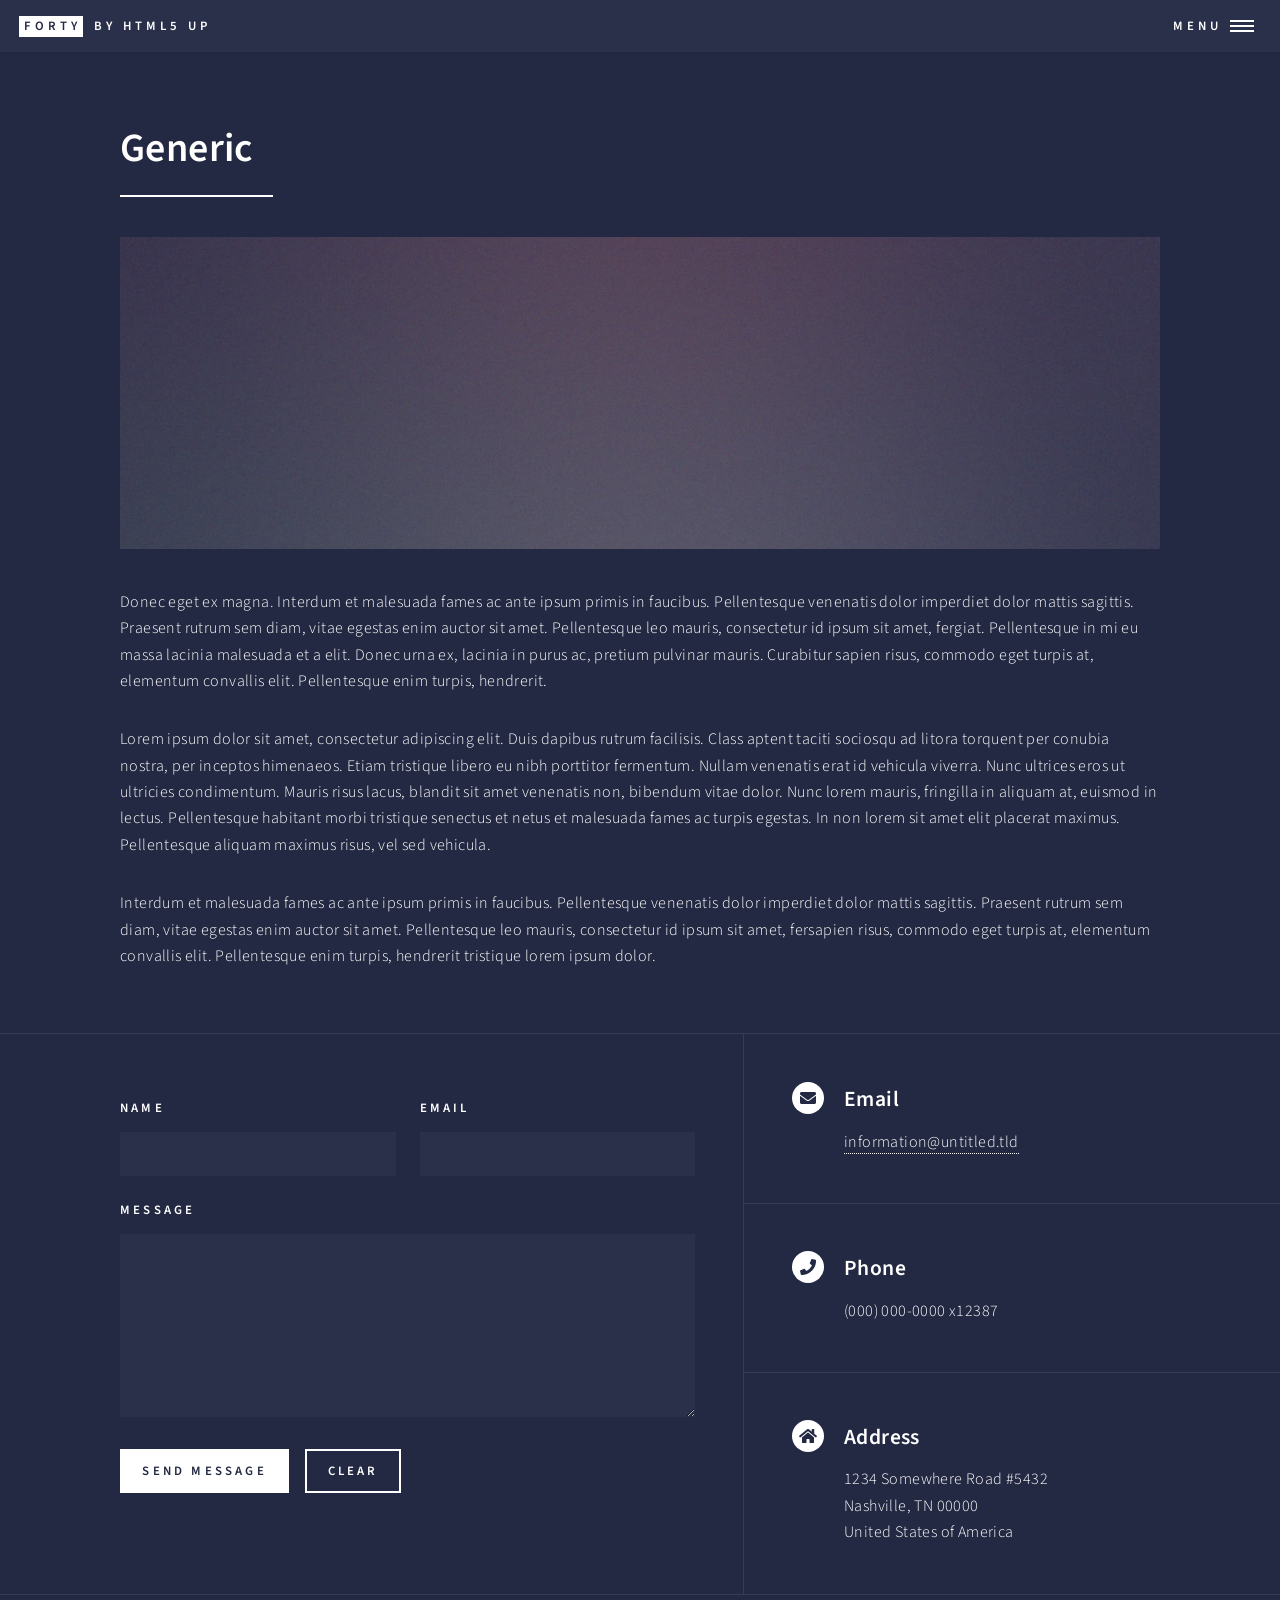
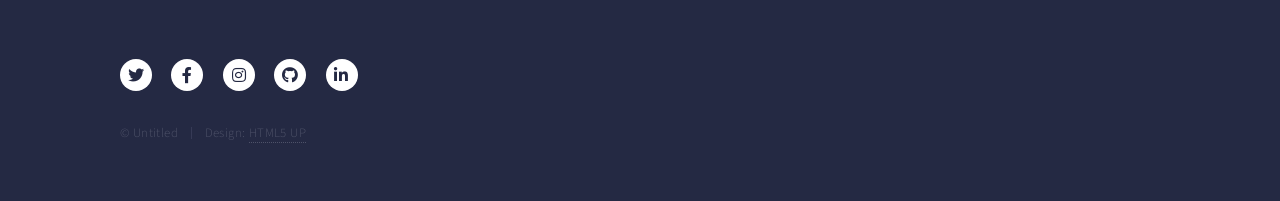
<file: generic.html>
<!DOCTYPE HTML>
<!--
	Forty by HTML5 UP
	html5up.net | @ajlkn
	Free for personal and commercial use under the CCA 3.0 license (html5up.net/license)
-->
<html>
	<head>
		<title>Generic - Forty by HTML5 UP</title>
		<meta charset="utf-8" />
		<meta name="viewport" content="width=device-width, initial-scale=1, user-scalable=no" />
		<link rel="stylesheet" href="assets/css/main.css" />
		<noscript><link rel="stylesheet" href="assets/css/noscript.css" /></noscript>
	</head>
	<body class="is-preload">

		<!-- Wrapper -->
			<div id="wrapper">

				<!-- Header -->
					<header id="header">
						<a href="index.html" class="logo"><strong>Forty</strong> <span>by HTML5 UP</span></a>
						<nav>
							<a href="#menu">Menu</a>
						</nav>
					</header>

				<!-- Menu -->
					<nav id="menu">
						<ul class="links">
							<li><a href="index.html">Home</a></li>
							<li><a href="landing.html">Landing</a></li>
							<li><a href="generic.html">Generic</a></li>
							<li><a href="elements.html">Elements</a></li>
						</ul>
						<ul class="actions stacked">
							<li><a href="#" class="button primary fit">Get Started</a></li>
							<li><a href="#" class="button fit">Log In</a></li>
						</ul>
					</nav>

				<!-- Main -->
					<div id="main" class="alt">

						<!-- One -->
							<section id="one">
								<div class="inner">
									<header class="major">
										<h1>Generic</h1>
									</header>
									<span class="image main"><img src="images/pic11.jpg" alt="" /></span>
									<p>Donec eget ex magna. Interdum et malesuada fames ac ante ipsum primis in faucibus. Pellentesque venenatis dolor imperdiet dolor mattis sagittis. Praesent rutrum sem diam, vitae egestas enim auctor sit amet. Pellentesque leo mauris, consectetur id ipsum sit amet, fergiat. Pellentesque in mi eu massa lacinia malesuada et a elit. Donec urna ex, lacinia in purus ac, pretium pulvinar mauris. Curabitur sapien risus, commodo eget turpis at, elementum convallis elit. Pellentesque enim turpis, hendrerit.</p>
									<p>Lorem ipsum dolor sit amet, consectetur adipiscing elit. Duis dapibus rutrum facilisis. Class aptent taciti sociosqu ad litora torquent per conubia nostra, per inceptos himenaeos. Etiam tristique libero eu nibh porttitor fermentum. Nullam venenatis erat id vehicula viverra. Nunc ultrices eros ut ultricies condimentum. Mauris risus lacus, blandit sit amet venenatis non, bibendum vitae dolor. Nunc lorem mauris, fringilla in aliquam at, euismod in lectus. Pellentesque habitant morbi tristique senectus et netus et malesuada fames ac turpis egestas. In non lorem sit amet elit placerat maximus. Pellentesque aliquam maximus risus, vel sed vehicula.</p>
									<p>Interdum et malesuada fames ac ante ipsum primis in faucibus. Pellentesque venenatis dolor imperdiet dolor mattis sagittis. Praesent rutrum sem diam, vitae egestas enim auctor sit amet. Pellentesque leo mauris, consectetur id ipsum sit amet, fersapien risus, commodo eget turpis at, elementum convallis elit. Pellentesque enim turpis, hendrerit tristique lorem ipsum dolor.</p>
								</div>
							</section>

					</div>

				<!-- Contact -->
					<section id="contact">
						<div class="inner">
							<section>
								<form method="post" action="#">
									<div class="fields">
										<div class="field half">
											<label for="name">Name</label>
											<input type="text" name="name" id="name" />
										</div>
										<div class="field half">
											<label for="email">Email</label>
											<input type="text" name="email" id="email" />
										</div>
										<div class="field">
											<label for="message">Message</label>
											<textarea name="message" id="message" rows="6"></textarea>
										</div>
									</div>
									<ul class="actions">
										<li><input type="submit" value="Send Message" class="primary" /></li>
										<li><input type="reset" value="Clear" /></li>
									</ul>
								</form>
							</section>
							<section class="split">
								<section>
									<div class="contact-method">
										<span class="icon solid alt fa-envelope"></span>
										<h3>Email</h3>
										<a href="#">information@untitled.tld</a>
									</div>
								</section>
								<section>
									<div class="contact-method">
										<span class="icon solid alt fa-phone"></span>
										<h3>Phone</h3>
										<span>(000) 000-0000 x12387</span>
									</div>
								</section>
								<section>
									<div class="contact-method">
										<span class="icon solid alt fa-home"></span>
										<h3>Address</h3>
										<span>1234 Somewhere Road #5432<br />
										Nashville, TN 00000<br />
										United States of America</span>
									</div>
								</section>
							</section>
						</div>
					</section>

				<!-- Footer -->
					<footer id="footer">
						<div class="inner">
							<ul class="icons">
								<li><a href="#" class="icon brands alt fa-twitter"><span class="label">Twitter</span></a></li>
								<li><a href="#" class="icon brands alt fa-facebook-f"><span class="label">Facebook</span></a></li>
								<li><a href="#" class="icon brands alt fa-instagram"><span class="label">Instagram</span></a></li>
								<li><a href="#" class="icon brands alt fa-github"><span class="label">GitHub</span></a></li>
								<li><a href="#" class="icon brands alt fa-linkedin-in"><span class="label">LinkedIn</span></a></li>
							</ul>
							<ul class="copyright">
								<li>&copy; Untitled</li><li>Design: <a href="https://html5up.net">HTML5 UP</a></li>
							</ul>
						</div>
					</footer>

			</div>

		<!-- Scripts -->
			<script src="assets/js/jquery.min.js"></script>
			<script src="assets/js/jquery.scrolly.min.js"></script>
			<script src="assets/js/jquery.scrollex.min.js"></script>
			<script src="assets/js/browser.min.js"></script>
			<script src="assets/js/breakpoints.min.js"></script>
			<script src="assets/js/util.js"></script>
			<script src="assets/js/main.js"></script>

	</body>
</html>
</file>
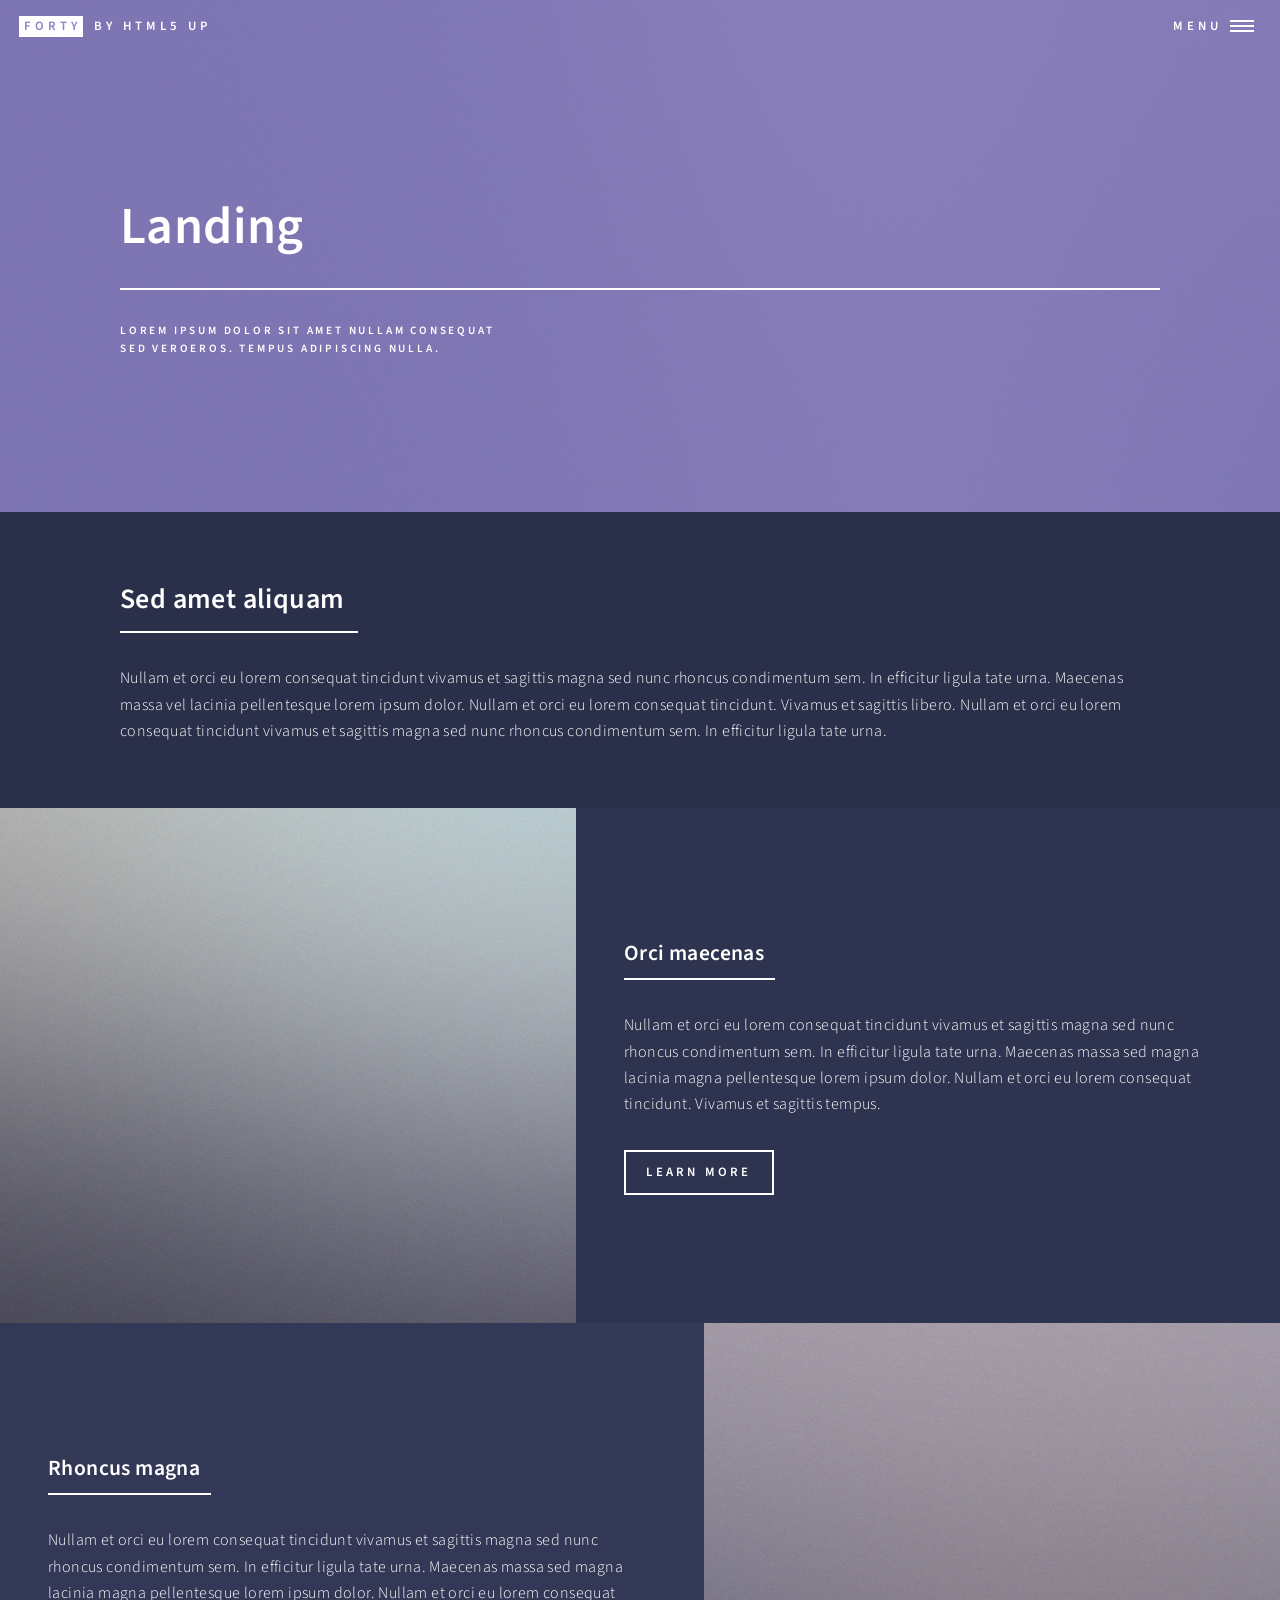
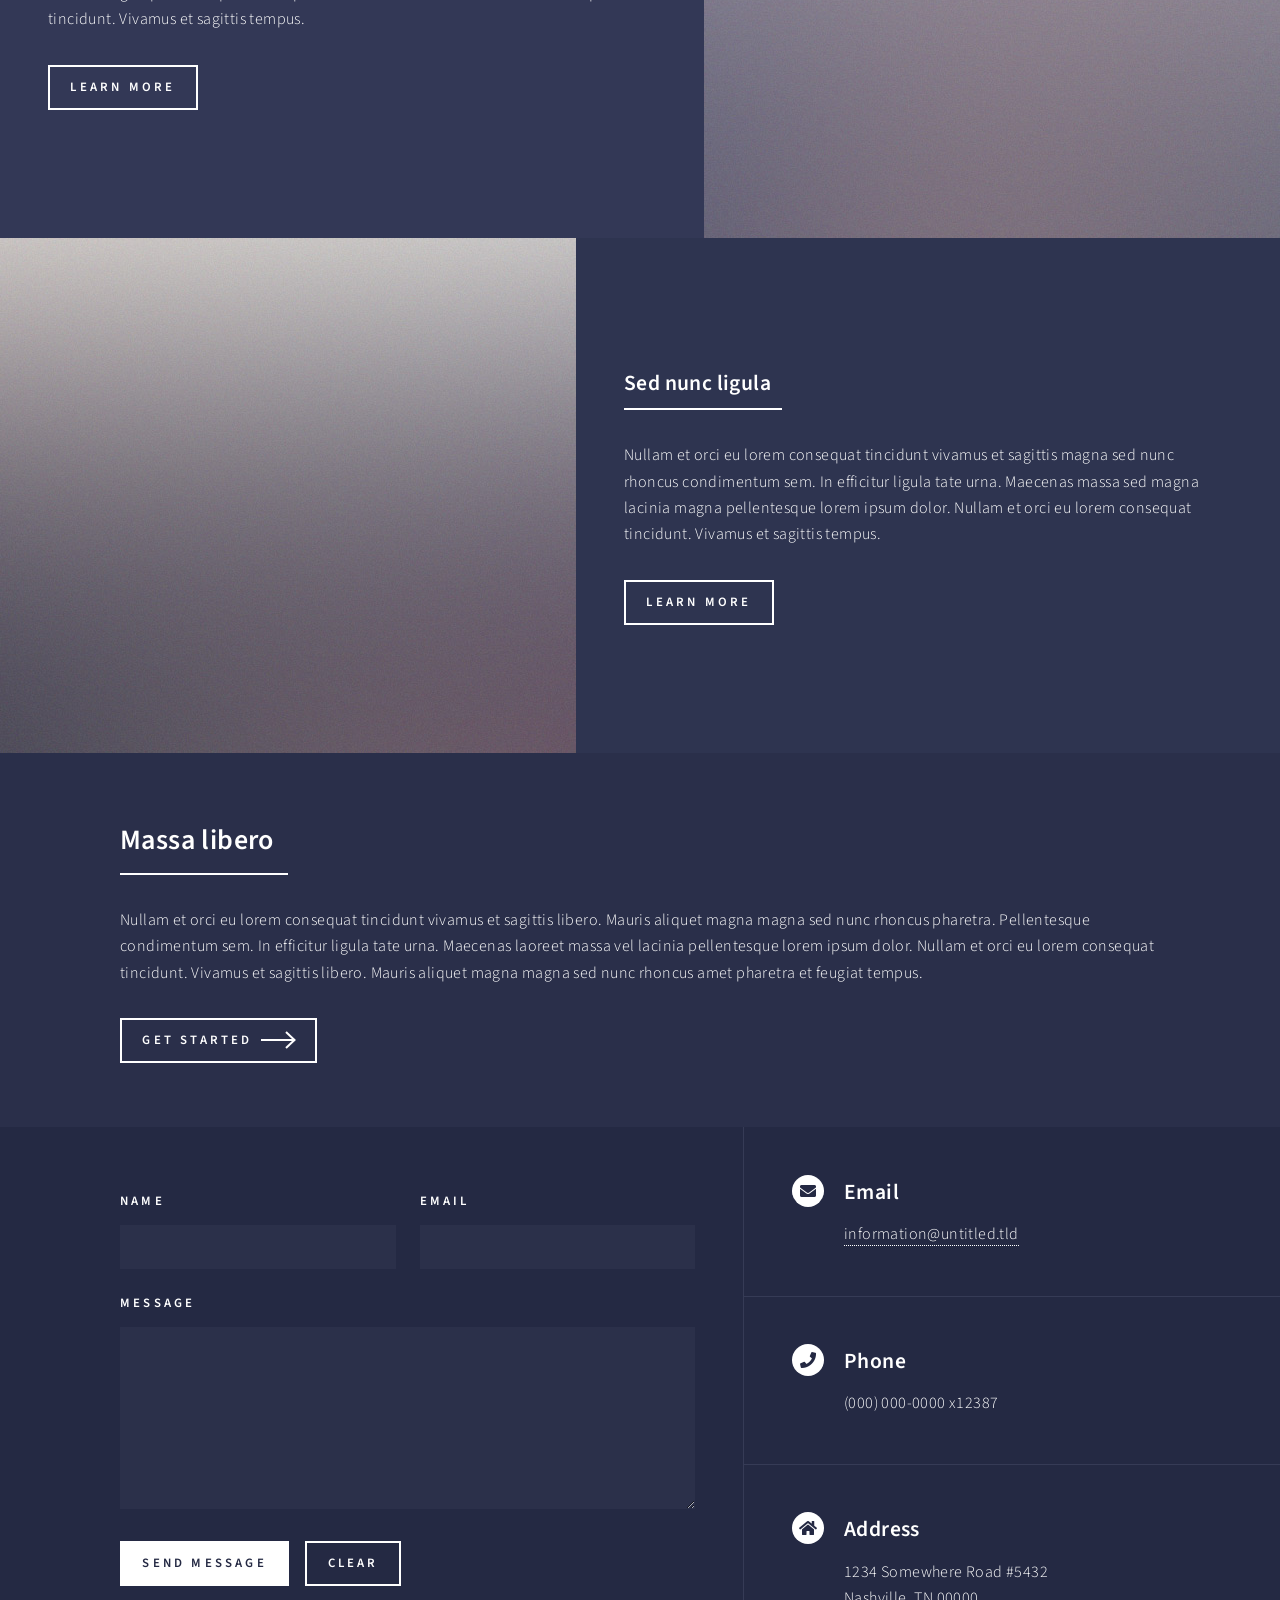
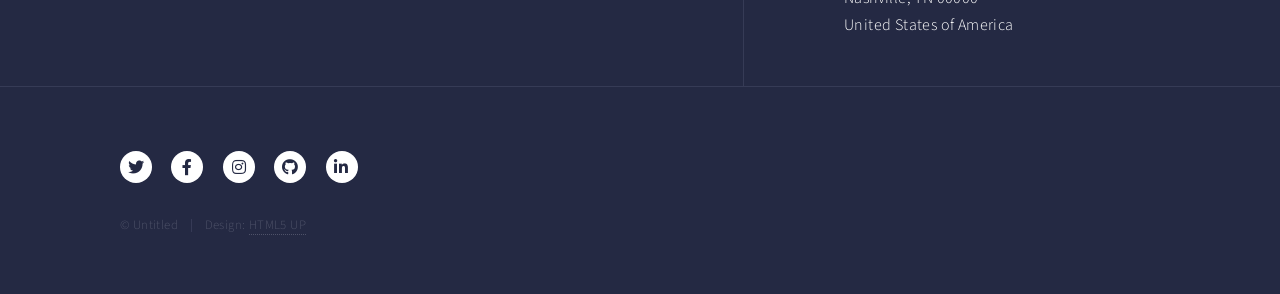
<file: landing.html>
<!DOCTYPE HTML>
<!--
	Forty by HTML5 UP
	html5up.net | @ajlkn
	Free for personal and commercial use under the CCA 3.0 license (html5up.net/license)
-->
<html>
	<head>
		<title>Landing - Forty by HTML5 UP</title>
		<meta charset="utf-8" />
		<meta name="viewport" content="width=device-width, initial-scale=1, user-scalable=no" />
		<link rel="stylesheet" href="assets/css/main.css" />
		<noscript><link rel="stylesheet" href="assets/css/noscript.css" /></noscript>
	</head>
	<body class="is-preload">

		<!-- Wrapper -->
			<div id="wrapper">

				<!-- Header -->
				<!-- Note: The "styleN" class below should match that of the banner element. -->
					<header id="header" class="alt style2">
						<a href="index.html" class="logo"><strong>Forty</strong> <span>by HTML5 UP</span></a>
						<nav>
							<a href="#menu">Menu</a>
						</nav>
					</header>

				<!-- Menu -->
					<nav id="menu">
						<ul class="links">
							<li><a href="index.html">Home</a></li>
							<li><a href="landing.html">Landing</a></li>
							<li><a href="generic.html">Generic</a></li>
							<li><a href="elements.html">Elements</a></li>
						</ul>
						<ul class="actions stacked">
							<li><a href="#" class="button primary fit">Get Started</a></li>
							<li><a href="#" class="button fit">Log In</a></li>
						</ul>
					</nav>

				<!-- Banner -->
				<!-- Note: The "styleN" class below should match that of the header element. -->
					<section id="banner" class="style2">
						<div class="inner">
							<span class="image">
								<img src="images/pic07.jpg" alt="" />
							</span>
							<header class="major">
								<h1>Landing</h1>
							</header>
							<div class="content">
								<p>Lorem ipsum dolor sit amet nullam consequat<br />
								sed veroeros. tempus adipiscing nulla.</p>
							</div>
						</div>
					</section>

				<!-- Main -->
					<div id="main">

						<!-- One -->
							<section id="one">
								<div class="inner">
									<header class="major">
										<h2>Sed amet aliquam</h2>
									</header>
									<p>Nullam et orci eu lorem consequat tincidunt vivamus et sagittis magna sed nunc rhoncus condimentum sem. In efficitur ligula tate urna. Maecenas massa vel lacinia pellentesque lorem ipsum dolor. Nullam et orci eu lorem consequat tincidunt. Vivamus et sagittis libero. Nullam et orci eu lorem consequat tincidunt vivamus et sagittis magna sed nunc rhoncus condimentum sem. In efficitur ligula tate urna.</p>
								</div>
							</section>

						<!-- Two -->
							<section id="two" class="spotlights">
								<section>
									<a href="generic.html" class="image">
										<img src="images/pic08.jpg" alt="" data-position="center center" />
									</a>
									<div class="content">
										<div class="inner">
											<header class="major">
												<h3>Orci maecenas</h3>
											</header>
											<p>Nullam et orci eu lorem consequat tincidunt vivamus et sagittis magna sed nunc rhoncus condimentum sem. In efficitur ligula tate urna. Maecenas massa sed magna lacinia magna pellentesque lorem ipsum dolor. Nullam et orci eu lorem consequat tincidunt. Vivamus et sagittis tempus.</p>
											<ul class="actions">
												<li><a href="generic.html" class="button">Learn more</a></li>
											</ul>
										</div>
									</div>
								</section>
								<section>
									<a href="generic.html" class="image">
										<img src="images/pic09.jpg" alt="" data-position="top center" />
									</a>
									<div class="content">
										<div class="inner">
											<header class="major">
												<h3>Rhoncus magna</h3>
											</header>
											<p>Nullam et orci eu lorem consequat tincidunt vivamus et sagittis magna sed nunc rhoncus condimentum sem. In efficitur ligula tate urna. Maecenas massa sed magna lacinia magna pellentesque lorem ipsum dolor. Nullam et orci eu lorem consequat tincidunt. Vivamus et sagittis tempus.</p>
											<ul class="actions">
												<li><a href="generic.html" class="button">Learn more</a></li>
											</ul>
										</div>
									</div>
								</section>
								<section>
									<a href="generic.html" class="image">
										<img src="images/pic10.jpg" alt="" data-position="25% 25%" />
									</a>
									<div class="content">
										<div class="inner">
											<header class="major">
												<h3>Sed nunc ligula</h3>
											</header>
											<p>Nullam et orci eu lorem consequat tincidunt vivamus et sagittis magna sed nunc rhoncus condimentum sem. In efficitur ligula tate urna. Maecenas massa sed magna lacinia magna pellentesque lorem ipsum dolor. Nullam et orci eu lorem consequat tincidunt. Vivamus et sagittis tempus.</p>
											<ul class="actions">
												<li><a href="generic.html" class="button">Learn more</a></li>
											</ul>
										</div>
									</div>
								</section>
							</section>

						<!-- Three -->
							<section id="three">
								<div class="inner">
									<header class="major">
										<h2>Massa libero</h2>
									</header>
									<p>Nullam et orci eu lorem consequat tincidunt vivamus et sagittis libero. Mauris aliquet magna magna sed nunc rhoncus pharetra. Pellentesque condimentum sem. In efficitur ligula tate urna. Maecenas laoreet massa vel lacinia pellentesque lorem ipsum dolor. Nullam et orci eu lorem consequat tincidunt. Vivamus et sagittis libero. Mauris aliquet magna magna sed nunc rhoncus amet pharetra et feugiat tempus.</p>
									<ul class="actions">
										<li><a href="generic.html" class="button next">Get Started</a></li>
									</ul>
								</div>
							</section>

					</div>

				<!-- Contact -->
					<section id="contact">
						<div class="inner">
							<section>
								<form method="post" action="#">
									<div class="fields">
										<div class="field half">
											<label for="name">Name</label>
											<input type="text" name="name" id="name" />
										</div>
										<div class="field half">
											<label for="email">Email</label>
											<input type="text" name="email" id="email" />
										</div>
										<div class="field">
											<label for="message">Message</label>
											<textarea name="message" id="message" rows="6"></textarea>
										</div>
									</div>
									<ul class="actions">
										<li><input type="submit" value="Send Message" class="primary" /></li>
										<li><input type="reset" value="Clear" /></li>
									</ul>
								</form>
							</section>
							<section class="split">
								<section>
									<div class="contact-method">
										<span class="icon solid alt fa-envelope"></span>
										<h3>Email</h3>
										<a href="#">information@untitled.tld</a>
									</div>
								</section>
								<section>
									<div class="contact-method">
										<span class="icon solid alt fa-phone"></span>
										<h3>Phone</h3>
										<span>(000) 000-0000 x12387</span>
									</div>
								</section>
								<section>
									<div class="contact-method">
										<span class="icon solid alt fa-home"></span>
										<h3>Address</h3>
										<span>1234 Somewhere Road #5432<br />
										Nashville, TN 00000<br />
										United States of America</span>
									</div>
								</section>
							</section>
						</div>
					</section>

				<!-- Footer -->
					<footer id="footer">
						<div class="inner">
							<ul class="icons">
								<li><a href="#" class="icon brands alt fa-twitter"><span class="label">Twitter</span></a></li>
								<li><a href="#" class="icon brands alt fa-facebook-f"><span class="label">Facebook</span></a></li>
								<li><a href="#" class="icon brands alt fa-instagram"><span class="label">Instagram</span></a></li>
								<li><a href="#" class="icon brands alt fa-github"><span class="label">GitHub</span></a></li>
								<li><a href="#" class="icon brands alt fa-linkedin-in"><span class="label">LinkedIn</span></a></li>
							</ul>
							<ul class="copyright">
								<li>&copy; Untitled</li><li>Design: <a href="https://html5up.net">HTML5 UP</a></li>
							</ul>
						</div>
					</footer>

			</div>

		<!-- Scripts -->
			<script src="assets/js/jquery.min.js"></script>
			<script src="assets/js/jquery.scrolly.min.js"></script>
			<script src="assets/js/jquery.scrollex.min.js"></script>
			<script src="assets/js/browser.min.js"></script>
			<script src="assets/js/breakpoints.min.js"></script>
			<script src="assets/js/util.js"></script>
			<script src="assets/js/main.js"></script>

	</body>
</html>
</file>
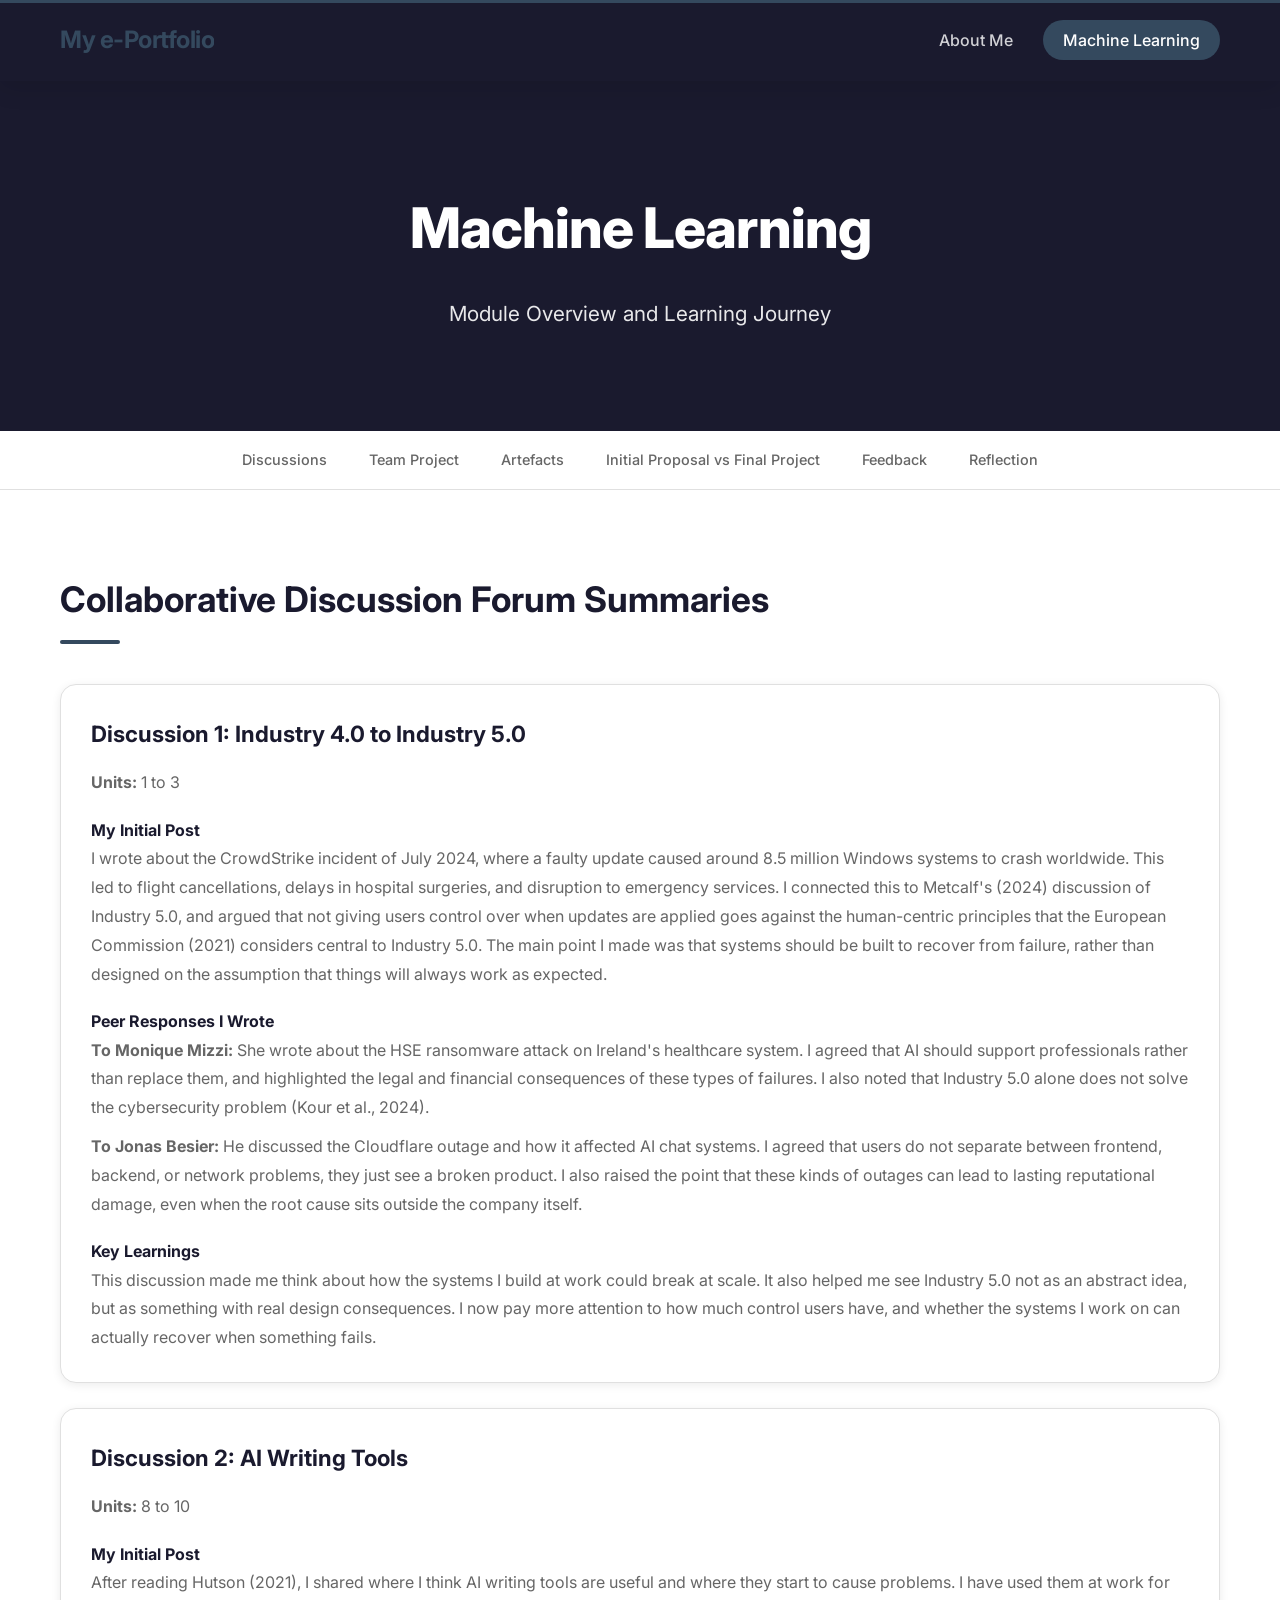
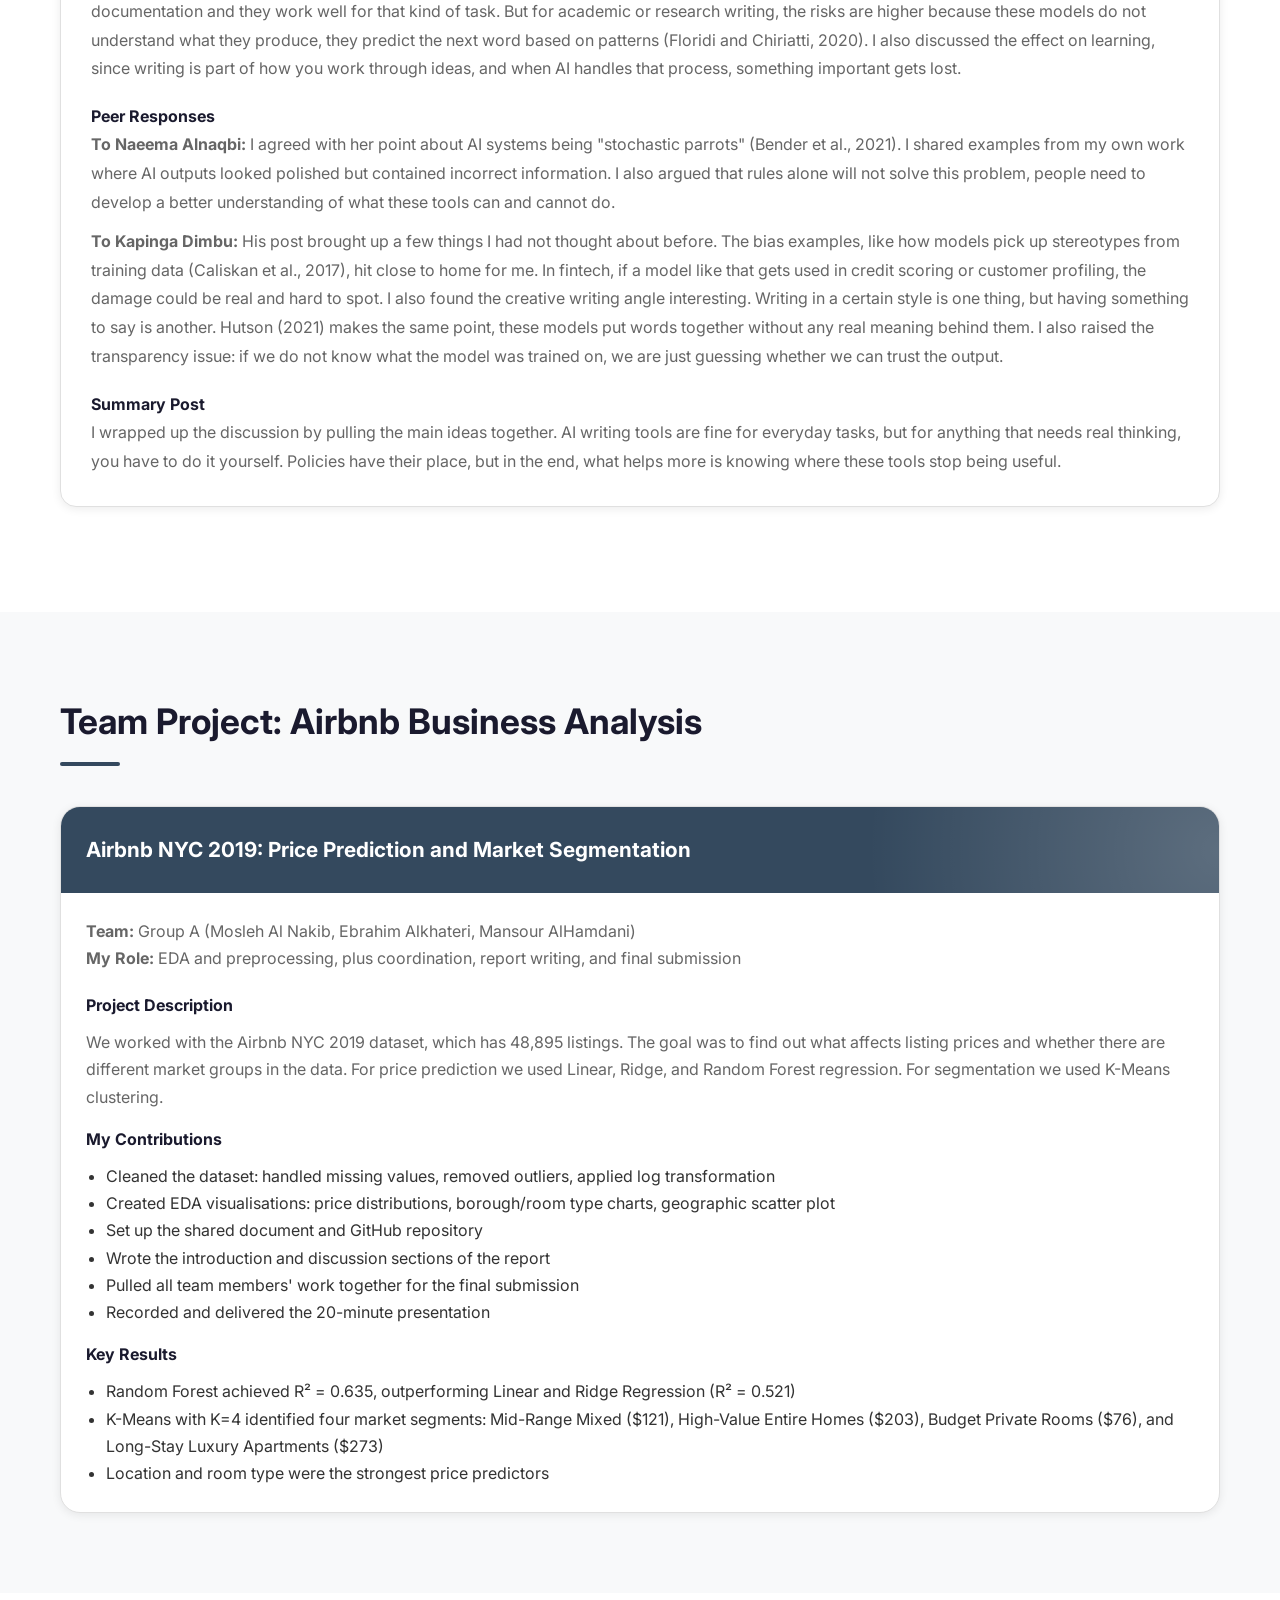
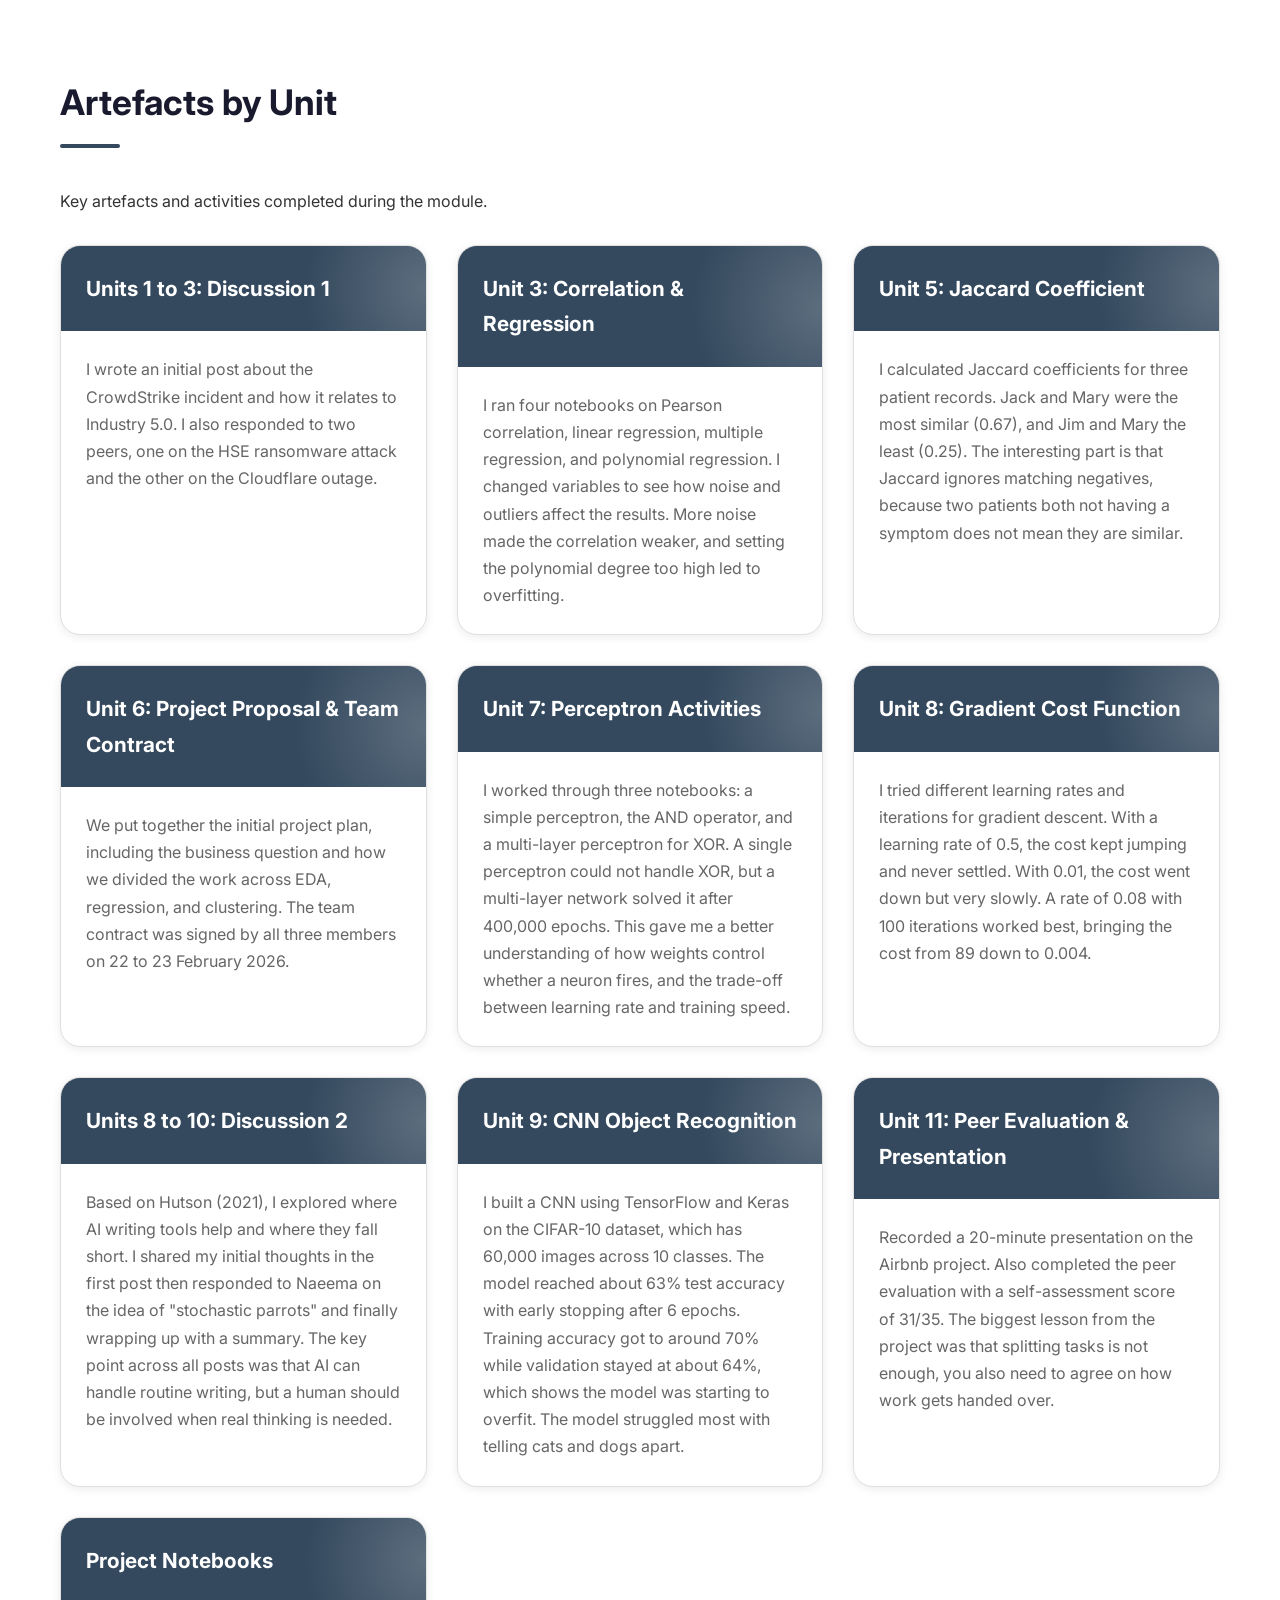
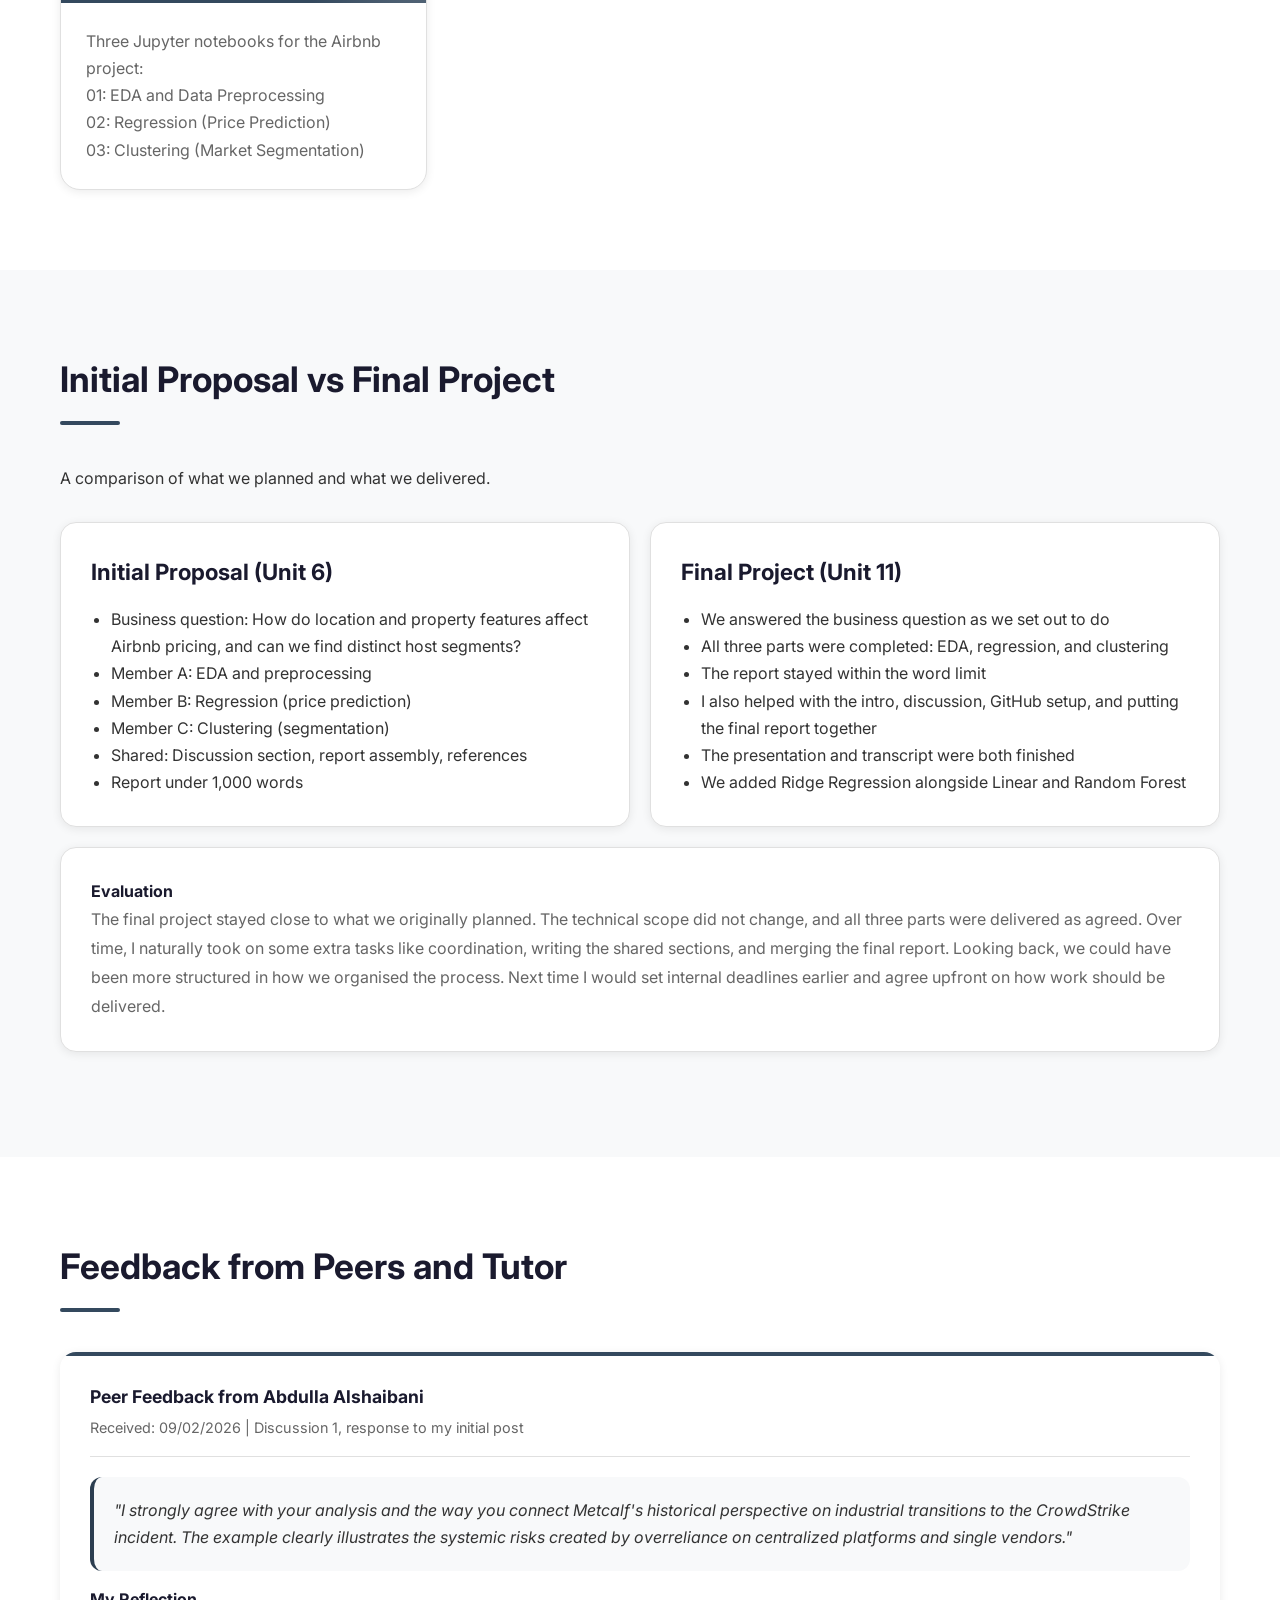
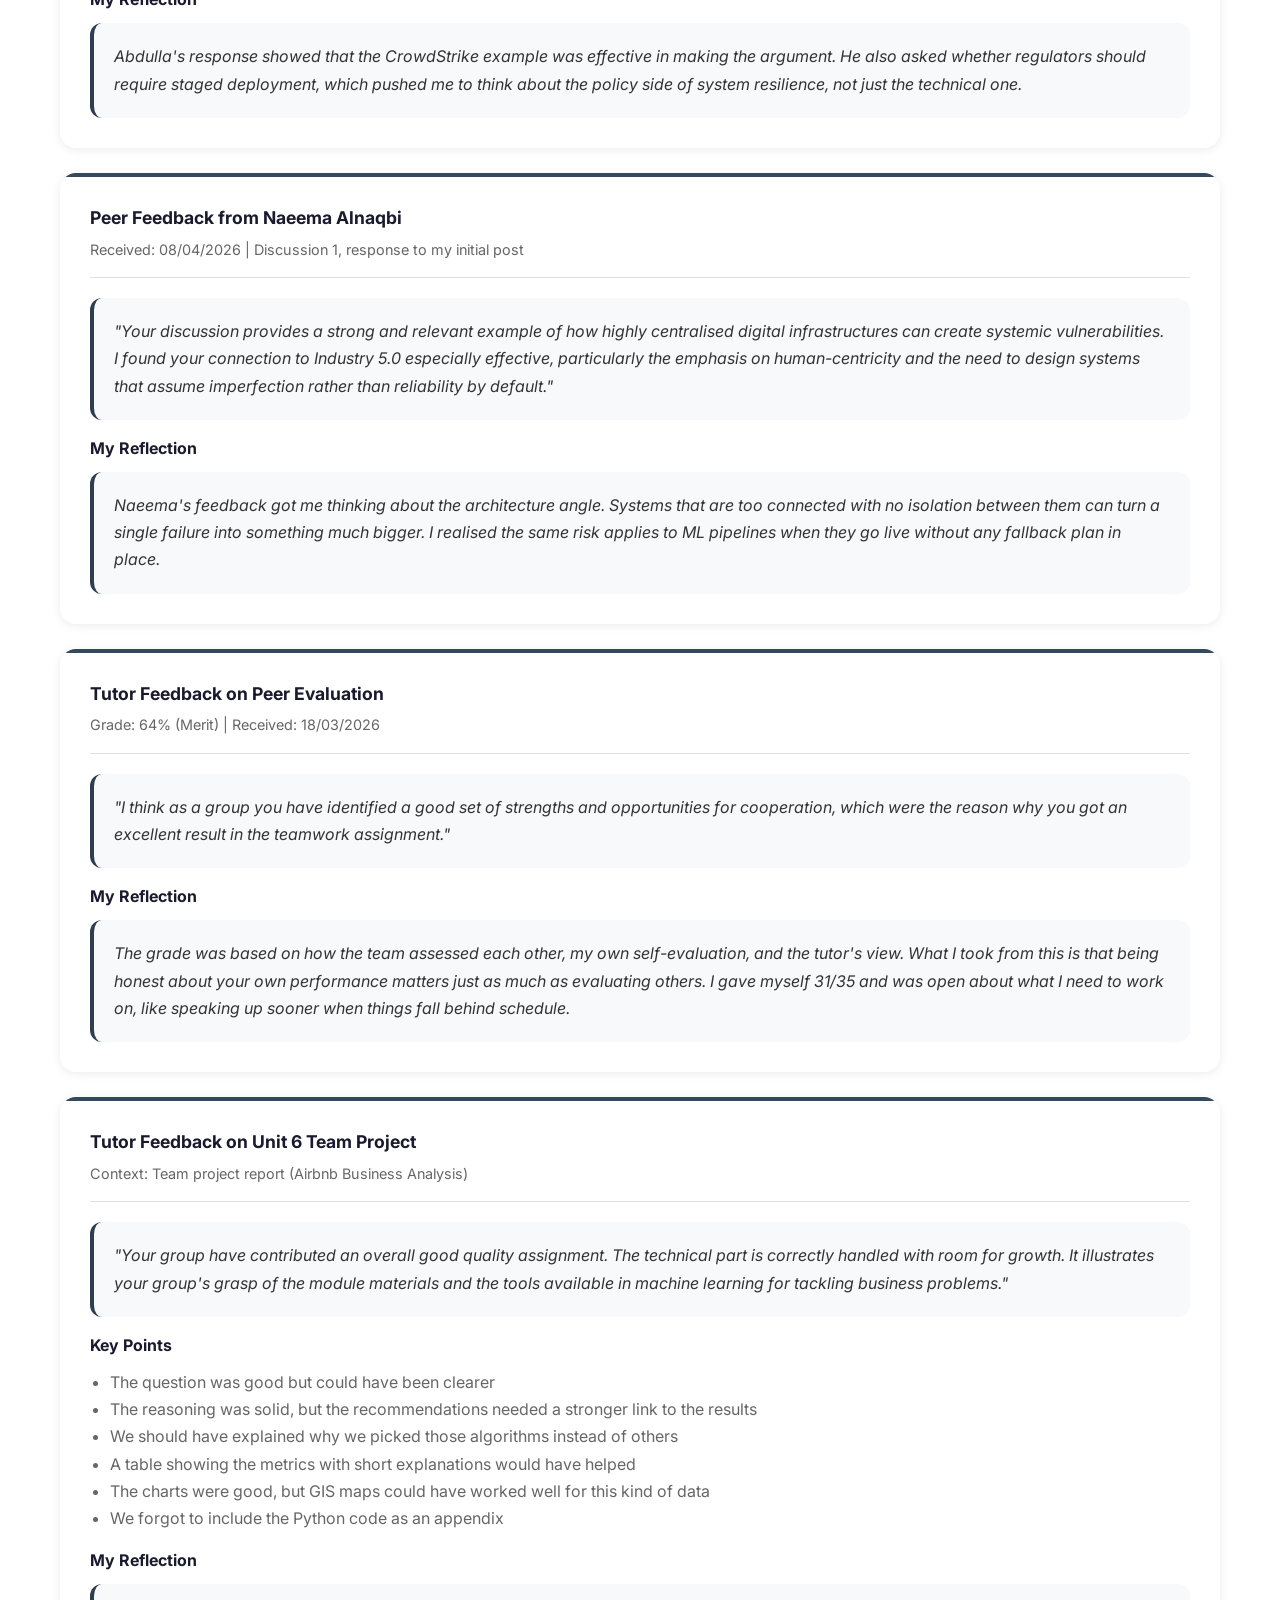
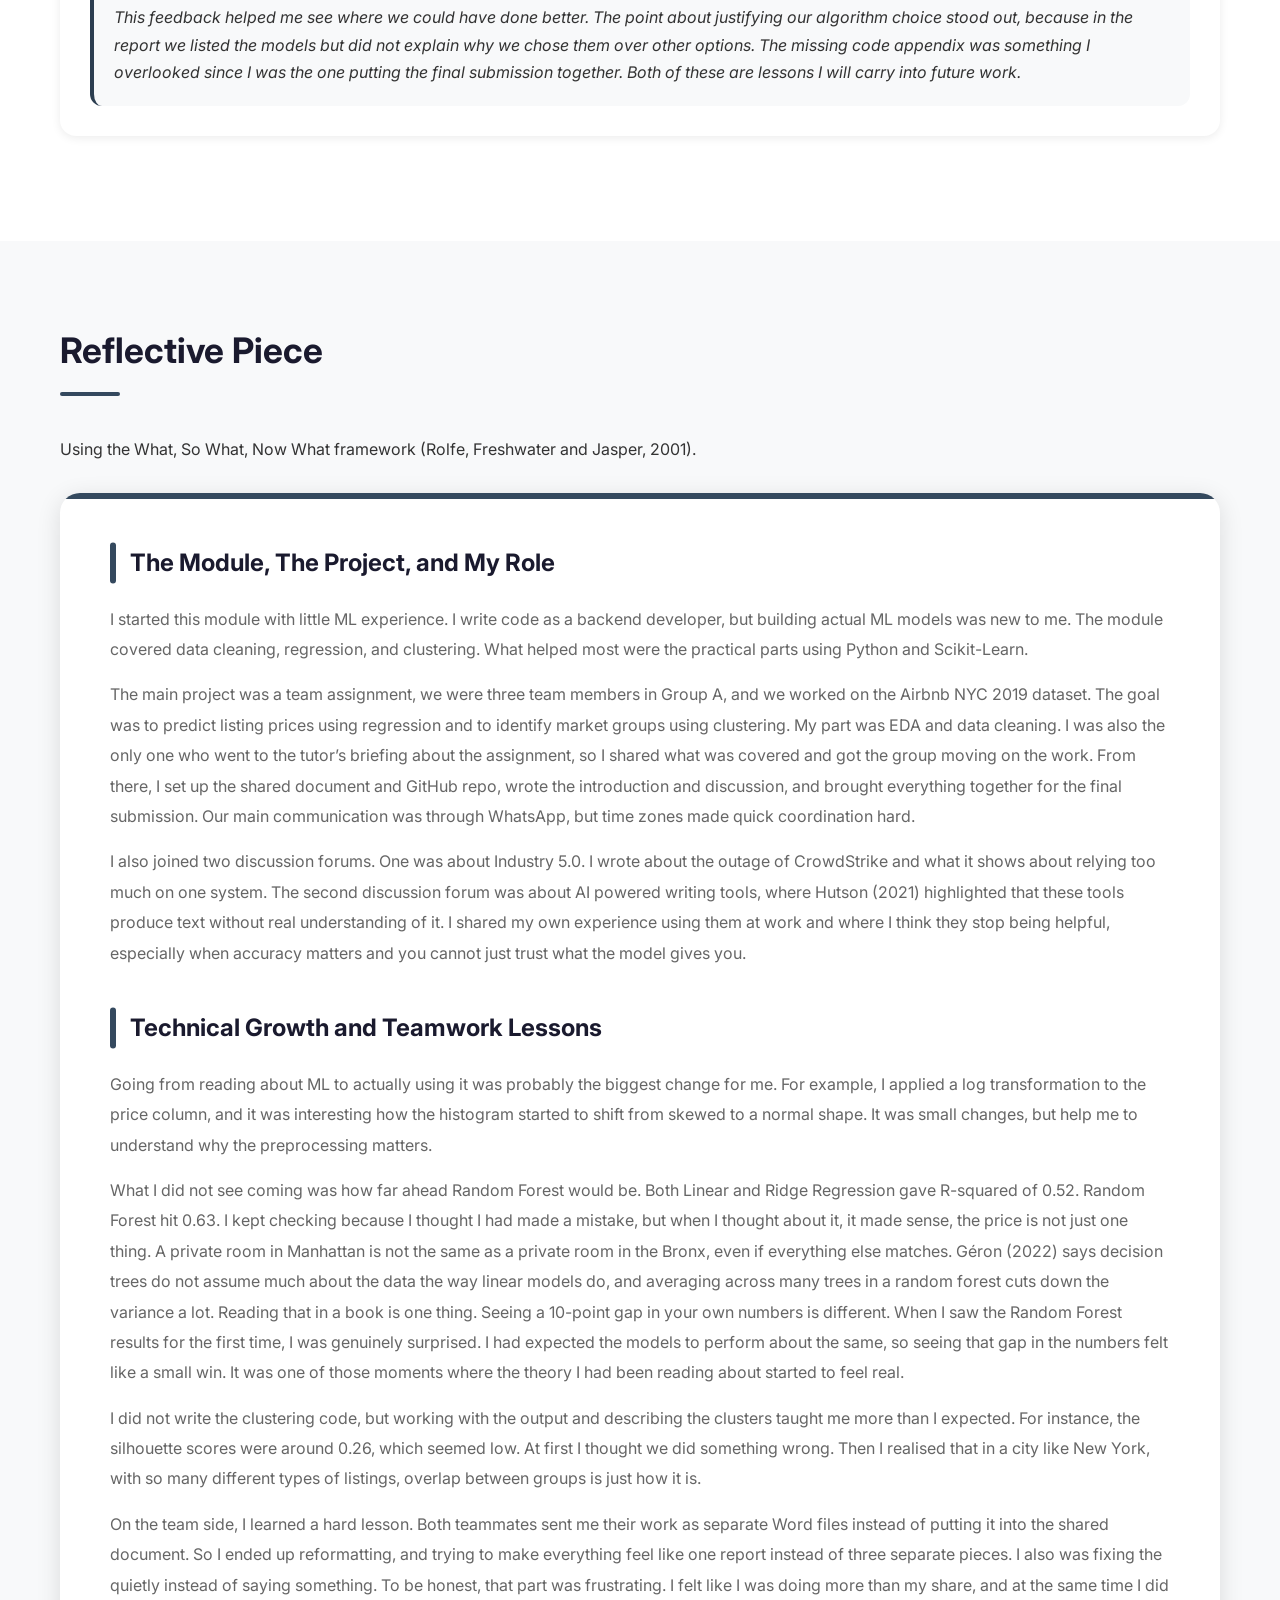
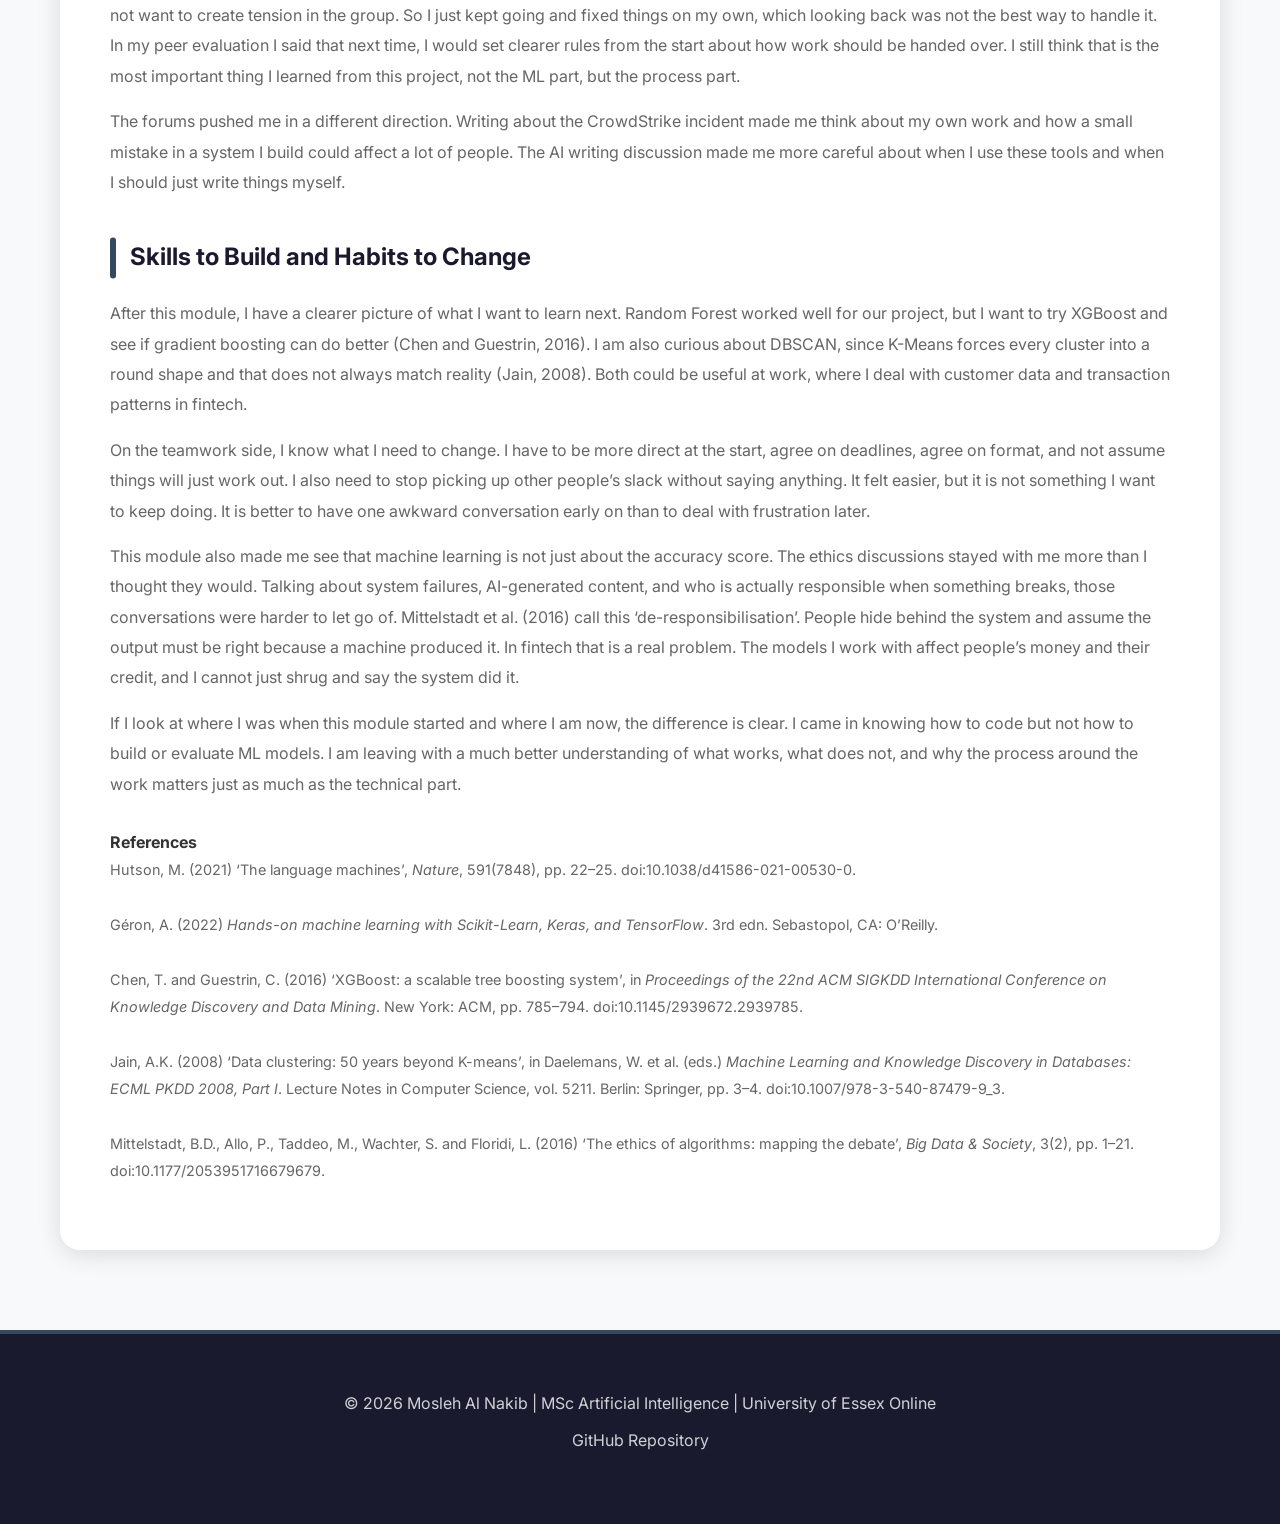
<file: machine-learning.html>
<!DOCTYPE html>
<html lang="en">
<head>
  <meta charset="UTF-8">
  <meta name="viewport" content="width=device-width, initial-scale=1.0">
  <title>Machine Learning Module | e-Portfolio</title>
  <link rel="stylesheet" href="assets/css/style.css">
  <link rel="preconnect" href="https://fonts.googleapis.com">
  <link rel="preconnect" href="https://fonts.gstatic.com" crossorigin>
  <link href="https://fonts.googleapis.com/css2?family=Inter:wght@400;500;600;700;800&display=swap" rel="stylesheet">
  <style>
    body { font-family: 'Inter', -apple-system, BlinkMacSystemFont, sans-serif; }
    .page-nav {
      background: var(--white);
      padding: 15px 0;
      border-bottom: 1px solid var(--border-color);
      position: sticky;
      top: 70px;
      z-index: 999;
    }
    .page-nav ul {
      display: flex;
      justify-content: center;
      flex-wrap: wrap;
      gap: 10px;
      list-style: none;
    }
    .page-nav a {
      color: var(--text-light);
      text-decoration: none;
      padding: 8px 16px;
      border-radius: 20px;
      font-size: 0.9rem;
      font-weight: 500;
      transition: all 0.3s ease;
    }
    .page-nav a:hover {
      background: var(--light-bg);
      color: var(--primary-color);
    }
    .back-to-top {
      position: fixed;
      bottom: 30px;
      right: 30px;
      width: 50px;
      height: 50px;
      background: var(--gradient-1);
      color: white;
      border: none;
      border-radius: 50%;
      cursor: pointer;
      font-size: 1.5rem;
      display: flex;
      align-items: center;
      justify-content: center;
      opacity: 0;
      visibility: hidden;
      transition: all 0.3s ease;
      box-shadow: 0 5px 20px rgba(102, 126, 234, 0.4);
    }
    .back-to-top.visible {
      opacity: 1;
      visibility: visible;
    }
    .back-to-top:hover {
      transform: translateY(-5px);
    }
    .proposal-comparison { display: grid; grid-template-columns: 1fr 1fr; gap: 20px; margin-top: 20px; }
    .proposal-comparison .card { margin: 0; }
    @media (max-width: 768px) { .proposal-comparison { grid-template-columns: 1fr; } }
  </style>
</head>
<body>
  <header>
    <div class="container">
      <div class="logo">
        <a href="index.html">My e-Portfolio</a>
      </div>
      <nav>
        <ul>
          <li><a href="index.html">About Me</a></li>
          <li><a href="machine-learning.html" class="active">Machine Learning</a></li>
        </ul>
      </nav>
    </div>
  </header>

  <section class="hero">
    <div class="container">
      <h1>Machine Learning</h1>
      <p>Module Overview and Learning Journey</p>
    </div>
  </section>

  <nav class="page-nav">
    <ul>
      <li><a href="#discussions">Discussions</a></li>
      <li><a href="#team-exercises">Team Project</a></li>
      <li><a href="#artefacts">Artefacts</a></li>
      <li><a href="#proposal-comparison">Initial Proposal vs Final Project</a></li>
      <li><a href="#feedback">Feedback</a></li>
      <li><a href="#reflection">Reflection</a></li>
    </ul>
  </nav>

  <!-- Collaborative Discussion Forum Summaries -->
  <section class="section" id="discussions">
    <div class="container">
      <h2 class="section-title">Collaborative Discussion Forum Summaries</h2>

      <div class="card">
        <h3>Discussion 1: Industry 4.0 to Industry 5.0</h3>
        <p><strong>Units:</strong> 1 to 3</p>
        <h4 style="margin-top: 20px; color: var(--primary-color);">My Initial Post</h4>
        <p>
          I wrote about the CrowdStrike incident of July 2024, where a faulty update caused around 8.5 million Windows systems to crash worldwide. This led to flight cancellations, delays in hospital surgeries, and disruption to emergency services. I connected this to Metcalf's (2024) discussion of Industry 5.0, and argued that not giving users control over when updates are applied goes against the human-centric principles that the European Commission (2021) considers central to Industry 5.0. The main point I made was that systems should be built to recover from failure, rather than designed on the assumption that things will always work as expected.
        </p>
        <h4 style="margin-top: 20px; color: var(--primary-color);">Peer Responses I Wrote</h4>
        <p>
          <strong>To Monique Mizzi:</strong> She wrote about the HSE ransomware attack on Ireland's healthcare system. I agreed that AI should support professionals rather than replace them, and highlighted the legal and financial consequences of these types of failures. I also noted that Industry 5.0 alone does not solve the cybersecurity problem (Kour et al., 2024).
        </p>
        <p style="margin-top: 10px;">
          <strong>To Jonas Besier:</strong> He discussed the Cloudflare outage and how it affected AI chat systems. I agreed that users do not separate between frontend, backend, or network problems, they just see a broken product. I also raised the point that these kinds of outages can lead to lasting reputational damage, even when the root cause sits outside the company itself.
        </p>
        <h4 style="margin-top: 20px; color: var(--primary-color);">Key Learnings</h4>
        <p>
          This discussion made me think about how the systems I build at work could break at scale. It also helped me see Industry 5.0 not as an abstract idea, but as something with real design consequences. I now pay more attention to how much control users have, and whether the systems I work on can actually recover when something fails.
        </p>
      </div>

      <div class="card">
        <h3>Discussion 2: AI Writing Tools</h3>
        <p><strong>Units:</strong> 8 to 10</p>
        <h4 style="margin-top: 20px; color: var(--primary-color);">My Initial Post</h4>
        <p>
          After reading Hutson (2021), I shared where I think AI writing tools are useful and where they start to cause problems. I have used them at work for documentation and they work well for that kind of task. But for academic or research writing, the risks are higher because these models do not understand what they produce, they predict the next word based on patterns (Floridi and Chiriatti, 2020). I also discussed the effect on learning, since writing is part of how you work through ideas, and when AI handles that process, something important gets lost.
        </p>
        <h4 style="margin-top: 20px; color: var(--primary-color);">Peer Responses</h4>
        <p>
          <strong>To Naeema Alnaqbi:</strong> I agreed with her point about AI systems being "stochastic parrots" (Bender et al., 2021). I shared examples from my own work where AI outputs looked polished but contained incorrect information. I also argued that rules alone will not solve this problem, people need to develop a better understanding of what these tools can and cannot do.
        </p>
        <p style="margin-top: 10px;">
          <strong>To Kapinga Dimbu:</strong> His post brought up a few things I had not thought about before. The bias examples, like how models pick up stereotypes from training data (Caliskan et al., 2017), hit close to home for me. In fintech, if a model like that gets used in credit scoring or customer profiling, the damage could be real and hard to spot. I also found the creative writing angle interesting. Writing in a certain style is one thing, but having something to say is another. Hutson (2021) makes the same point, these models put words together without any real meaning behind them. I also raised the transparency issue: if we do not know what the model was trained on, we are just guessing whether we can trust the output.
        </p>
        <h4 style="margin-top: 20px; color: var(--primary-color);">Summary Post</h4>
        <p>
          I wrapped up the discussion by pulling the main ideas together. AI writing tools are fine for everyday tasks, but for anything that needs real thinking, you have to do it yourself. Policies have their place, but in the end, what helps more is knowing where these tools stop being useful.
        </p>
      </div>
    </div>
  </section>

  <!-- Team Project Section -->
  <section class="section" id="team-exercises">
    <div class="container">
      <h2 class="section-title">Team Project: Airbnb Business Analysis</h2>

      <div class="artefact-grid">
        <div class="artefact-card">
          <div class="artefact-header">
            <h3>Airbnb NYC 2019: Price Prediction and Market Segmentation</h3>
          </div>
          <div class="artefact-body">
            <p><strong>Team:</strong> Group A (Mosleh Al Nakib, Ebrahim Alkhateri, Mansour AlHamdani)</p>
            <p><strong>My Role:</strong> EDA and preprocessing, plus coordination, report writing, and final submission</p>
            <h4 style="margin-top: 20px; color: var(--primary-color);">Project Description</h4>
            <p>
              We worked with the Airbnb NYC 2019 dataset, which has 48,895 listings. The goal was to find out what affects listing prices and whether there are different market groups in the data. For price prediction we used Linear, Ridge, and Random Forest regression. For segmentation we used K-Means clustering.
            </p>
            <h4 style="margin-top: 15px; color: var(--primary-color);">My Contributions</h4>
            <ul style="margin-left: 20px;">
              <li>Cleaned the dataset: handled missing values, removed outliers, applied log transformation</li>
              <li>Created EDA visualisations: price distributions, borough/room type charts, geographic scatter plot</li>
              <li>Set up the shared document and GitHub repository</li>
              <li>Wrote the introduction and discussion sections of the report</li>
              <li>Pulled all team members' work together for the final submission</li>
              <li>Recorded and delivered the 20-minute presentation</li>
            </ul>
            <h4 style="margin-top: 15px; color: var(--primary-color);">Key Results</h4>
            <ul style="margin-left: 20px;">
              <li>Random Forest achieved R&sup2; = 0.635, outperforming Linear and Ridge Regression (R&sup2; = 0.521)</li>
              <li>K-Means with K=4 identified four market segments: Mid-Range Mixed ($121), High-Value Entire Homes ($203), Budget Private Rooms ($76), and Long-Stay Luxury Apartments ($273)</li>
              <li>Location and room type were the strongest price predictors</li>
            </ul>
          </div>
        </div>
      </div>
    </div>
  </section>

  <!-- Artefacts Section -->
  <section class="section" id="artefacts">
    <div class="container">
      <h2 class="section-title">Artefacts by Unit</h2>
      <p style="margin-bottom: 30px;">Key artefacts and activities completed during the module.</p>

      <div class="artefact-grid">
        <div class="artefact-card">
          <div class="artefact-header">
            <h3>Units 1 to 3: Discussion 1</h3>
          </div>
          <div class="artefact-body">
            <p>I wrote an initial post about the CrowdStrike incident and how it relates to Industry 5.0. I also responded to two peers, one on the HSE ransomware attack and the other on the Cloudflare outage.</p>
          </div>
        </div>

        <div class="artefact-card">
          <div class="artefact-header">
            <h3>Unit 3: Correlation &amp; Regression</h3>
          </div>
          <div class="artefact-body">
            <p>I ran four notebooks on Pearson correlation, linear regression, multiple regression, and polynomial regression. I changed variables to see how noise and outliers affect the results. More noise made the correlation weaker, and setting the polynomial degree too high led to overfitting.</p>
          </div>
        </div>

        <div class="artefact-card">
          <div class="artefact-header">
            <h3>Unit 5: Jaccard Coefficient</h3>
          </div>
          <div class="artefact-body">
            <p>I calculated Jaccard coefficients for three patient records. Jack and Mary were the most similar (0.67), and Jim and Mary the least (0.25). The interesting part is that Jaccard ignores matching negatives, because two patients both not having a symptom does not mean they are similar.</p>
          </div>
        </div>

        <div class="artefact-card">
          <div class="artefact-header">
            <h3>Unit 6: Project Proposal &amp; Team Contract</h3>
          </div>
          <div class="artefact-body">
            <p>We put together the initial project plan, including the business question and how we divided the work across EDA, regression, and clustering. The team contract was signed by all three members on 22 to 23 February 2026.</p>
          </div>
        </div>

        <div class="artefact-card">
          <div class="artefact-header">
            <h3>Unit 7: Perceptron Activities</h3>
          </div>
          <div class="artefact-body">
            <p>I worked through three notebooks: a simple perceptron, the AND operator, and a multi-layer perceptron for XOR. A single perceptron could not handle XOR, but a multi-layer network solved it after 400,000 epochs. This gave me a better understanding of how weights control whether a neuron fires, and the trade-off between learning rate and training speed.</p>
          </div>
        </div>

        <div class="artefact-card">
          <div class="artefact-header">
            <h3>Unit 8: Gradient Cost Function</h3>
          </div>
          <div class="artefact-body">
            <p>I tried different learning rates and iterations for gradient descent. With a learning rate of 0.5, the cost kept jumping and never settled. With 0.01, the cost went down but very slowly. A rate of 0.08 with 100 iterations worked best, bringing the cost from 89 down to 0.004.</p>
          </div>
        </div>

        <div class="artefact-card">
          <div class="artefact-header">
            <h3>Units 8 to 10: Discussion 2</h3>
          </div>
          <div class="artefact-body">
            <p>Based on Hutson (2021), I explored where AI writing tools help and where they fall short. I shared my initial thoughts in the first post then responded to Naeema on the idea of "stochastic parrots" and finally wrapping up with a summary. The key point across all posts was that AI can handle routine writing, but a human should be involved when real thinking is needed.</p>
          </div>
        </div>

        <div class="artefact-card">
          <div class="artefact-header">
            <h3>Unit 9: CNN Object Recognition</h3>
          </div>
          <div class="artefact-body">
            <p>I built a CNN using TensorFlow and Keras on the CIFAR-10 dataset, which has 60,000 images across 10 classes. The model reached about 63% test accuracy with early stopping after 6 epochs. Training accuracy got to around 70% while validation stayed at about 64%, which shows the model was starting to overfit. The model struggled most with telling cats and dogs apart.</p>
          </div>
        </div>

        <div class="artefact-card">
          <div class="artefact-header">
            <h3>Unit 11: Peer Evaluation &amp; Presentation</h3>
          </div>
          <div class="artefact-body">
            <p>Recorded a 20-minute presentation on the Airbnb project. Also completed the peer evaluation with a self-assessment score of 31/35. The biggest lesson from the project was that splitting tasks is not enough, you also need to agree on how work gets handed over.</p>
          </div>
        </div>

        <div class="artefact-card">
          <div class="artefact-header">
            <h3>Project Notebooks</h3>
          </div>
          <div class="artefact-body">
            <p>Three Jupyter notebooks for the Airbnb project:<br>
              01: EDA and Data Preprocessing<br>
              02: Regression (Price Prediction)<br>
              03: Clustering (Market Segmentation)</p>
          </div>
        </div>
      </div>
    </div>
  </section>

  <!-- Proposal vs Final Comparison -->
  <section class="section" id="proposal-comparison">
    <div class="container">
      <h2 class="section-title">Initial Proposal vs Final Project</h2>
      <p style="margin-bottom: 30px;">A comparison of what we planned and what we delivered.</p>

      <div class="proposal-comparison">
        <div class="card">
          <h3>Initial Proposal (Unit 6)</h3>
          <ul style="margin-left: 20px;">
            <li>Business question: How do location and property features affect Airbnb pricing, and can we find distinct host segments?</li>
            <li>Member A: EDA and preprocessing</li>
            <li>Member B: Regression (price prediction)</li>
            <li>Member C: Clustering (segmentation)</li>
            <li>Shared: Discussion section, report assembly, references</li>
            <li>Report under 1,000 words</li>
          </ul>
        </div>
        <div class="card">
          <h3>Final Project (Unit 11)</h3>
          <ul style="margin-left: 20px;">
            <li>We answered the business question as we set out to do</li>
            <li>All three parts were completed: EDA, regression, and clustering</li>
            <li>The report stayed within the word limit</li>
            <li>I also helped with the intro, discussion, GitHub setup, and putting the final report together</li>
            <li>The presentation and transcript were both finished</li>
            <li>We added Ridge Regression alongside Linear and Random Forest</li>
          </ul>
        </div>
      </div>
      <div class="card" style="margin-top: 20px;">
        <h4 style="color: var(--primary-color);">Evaluation</h4>
        <p>
          The final project stayed close to what we originally planned. The technical scope did not change, and all three parts were delivered as agreed. Over time, I naturally took on some extra tasks like coordination, writing the shared sections, and merging the final report. Looking back, we could have been more structured in how we organised the process. Next time I would set internal deadlines earlier and agree upfront on how work should be delivered.
        </p>
      </div>
    </div>
  </section>

  <!-- Feedback Section -->
  <section class="section" id="feedback">
    <div class="container">
      <h2 class="section-title">Feedback from Peers and Tutor</h2>

      <div class="feedback-card">
        <p class="feedback-source">Peer Feedback from Abdulla Alshaibani</p>
        <p class="feedback-date">Received: 09/02/2026 | Discussion 1, response to my initial post</p>
        <p>
          "I strongly agree with your analysis and the way you connect Metcalf's historical perspective on industrial transitions to the CrowdStrike incident. The example clearly illustrates the systemic risks created by overreliance on centralized platforms and single vendors."
        </p>
        <h4 style="margin-top: 15px; color: var(--primary-color);">My Reflection</h4>
        <p>
          Abdulla's response showed that the CrowdStrike example was effective in making the argument. He also asked whether regulators should require staged deployment, which pushed me to think about the policy side of system resilience, not just the technical one.
        </p>
      </div>

      <div class="feedback-card">
        <p class="feedback-source">Peer Feedback from Naeema Alnaqbi</p>
        <p class="feedback-date">Received: 08/04/2026 | Discussion 1, response to my initial post</p>
        <p>
          "Your discussion provides a strong and relevant example of how highly centralised digital infrastructures can create systemic vulnerabilities. I found your connection to Industry 5.0 especially effective, particularly the emphasis on human-centricity and the need to design systems that assume imperfection rather than reliability by default."
        </p>
        <h4 style="margin-top: 15px; color: var(--primary-color);">My Reflection</h4>
        <p>
          Naeema's feedback got me thinking about the architecture angle. Systems that are too connected with no isolation between them can turn a single failure into something much bigger. I realised the same risk applies to ML pipelines when they go live without any fallback plan in place.
        </p>
      </div>
      <div class="feedback-card">
        <p class="feedback-source">Tutor Feedback on Peer Evaluation</p>
        <p class="feedback-date">Grade: 64% (Merit) | Received: 18/03/2026</p>
        <p>
          "I think as a group you have identified a good set of strengths and opportunities for cooperation, which were the reason why you got an excellent result in the teamwork assignment."
        </p>
        <h4 style="margin-top: 15px; color: var(--primary-color);">My Reflection</h4>
        <p>
          The grade was based on how the team assessed each other, my own self-evaluation, and the tutor's view. What I took from this is that being honest about your own performance matters just as much as evaluating others. I gave myself 31/35 and was open about what I need to work on, like speaking up sooner when things fall behind schedule.
        </p>
      </div>

      <div class="feedback-card">
        <p class="feedback-source">Tutor Feedback on Unit 6 Team Project</p>
        <p class="feedback-date">Context: Team project report (Airbnb Business Analysis)</p>
        <p>
          "Your group have contributed an overall good quality assignment. The technical part is correctly handled with room for growth. It illustrates your group's grasp of the module materials and the tools available in machine learning for tackling business problems."
        </p>
        <h4 style="margin-top: 15px; color: var(--primary-color);">Key Points</h4>
        <ul style="margin-left: 20px; color: var(--text-light);">
          <li>The question was good but could have been clearer</li>
          <li>The reasoning was solid, but the recommendations needed a stronger link to the results</li>
          <li>We should have explained why we picked those algorithms instead of others</li>
          <li>A table showing the metrics with short explanations would have helped</li>
          <li>The charts were good, but GIS maps could have worked well for this kind of data</li>
          <li>We forgot to include the Python code as an appendix</li>
        </ul>
        <h4 style="margin-top: 15px; color: var(--primary-color);">My Reflection</h4>
        <p>
          This feedback helped me see where we could have done better. The point about justifying our algorithm choice stood out, because in the report we listed the models but did not explain why we chose them over other options. The missing code appendix was something I overlooked since I was the one putting the final submission together. Both of these are lessons I will carry into future work.
        </p>
      </div>
    </div>
  </section>

  <!-- Reflective Piece Section -->
  <section class="section" id="reflection">
    <div class="container">
      <h2 class="section-title">Reflective Piece</h2>
      <p style="margin-bottom: 30px;">
        Using the What, So What, Now What framework (Rolfe, Freshwater and Jasper, 2001).
      </p>

      <div class="reflection-content">
        <h3>The Module, The Project, and My Role</h3>
        <p>
          I started this module with little ML experience. I write code as a backend developer, but building actual ML models was new to me. The module covered data cleaning, regression, and clustering. What helped most were the practical parts using Python and Scikit-Learn.
        </p>
        <p style="margin-top: 15px;">
          The main project was a team assignment, we were three team members in Group A, and we worked on the Airbnb NYC 2019 dataset. The goal was to predict listing prices using regression and to identify market groups using clustering. My part was EDA and data cleaning. I was also the only one who went to the tutor&rsquo;s briefing about the assignment, so I shared what was covered and got the group moving on the work. From there, I set up the shared document and GitHub repo, wrote the introduction and discussion, and brought everything together for the final submission. Our main communication was through WhatsApp, but time zones made quick coordination hard.
        </p>
        <p style="margin-top: 15px;">
          I also joined two discussion forums. One was about Industry 5.0. I wrote about the outage of CrowdStrike and what it shows about relying too much on one system. The second discussion forum was about AI powered writing tools, where Hutson (2021) highlighted that these tools produce text without real understanding of it. I shared my own experience using them at work and where I think they stop being helpful, especially when accuracy matters and you cannot just trust what the model gives you.
        </p>

        <h3>Technical Growth and Teamwork Lessons</h3>
        <p>
          Going from reading about ML to actually using it was probably the biggest change for me. For example, I applied a log transformation to the price column, and it was interesting how the histogram started to shift from skewed to a normal shape. It was small changes, but help me to understand why the preprocessing matters.
        </p>
        <p style="margin-top: 15px;">
          What I did not see coming was how far ahead Random Forest would be. Both Linear and Ridge Regression gave R-squared of 0.52. Random Forest hit 0.63. I kept checking because I thought I had made a mistake, but when I thought about it, it made sense, the price is not just one thing. A private room in Manhattan is not the same as a private room in the Bronx, even if everything else matches. G&eacute;ron (2022) says decision trees do not assume much about the data the way linear models do, and averaging across many trees in a random forest cuts down the variance a lot. Reading that in a book is one thing. Seeing a 10-point gap in your own numbers is different. When I saw the Random Forest results for the first time, I was genuinely surprised. I had expected the models to perform about the same, so seeing that gap in the numbers felt like a small win. It was one of those moments where the theory I had been reading about started to feel real.
        </p>
        <p style="margin-top: 15px;">
          I did not write the clustering code, but working with the output and describing the clusters taught me more than I expected. For instance, the silhouette scores were around 0.26, which seemed low. At first I thought we did something wrong. Then I realised that in a city like New York, with so many different types of listings, overlap between groups is just how it is.
        </p>
        <p style="margin-top: 15px;">
          On the team side, I learned a hard lesson. Both teammates sent me their work as separate Word files instead of putting it into the shared document. So I ended up reformatting, and trying to make everything feel like one report instead of three separate pieces. I also was fixing the quietly instead of saying something. To be honest, that part was frustrating. I felt like I was doing more than my share, and at the same time I did not want to create tension in the group. So I just kept going and fixed things on my own, which looking back was not the best way to handle it. In my peer evaluation I said that next time, I would set clearer rules from the start about how work should be handed over. I still think that is the most important thing I learned from this project, not the ML part, but the process part.
        </p>
        <p style="margin-top: 15px;">
          The forums pushed me in a different direction. Writing about the CrowdStrike incident made me think about my own work and how a small mistake in a system I build could affect a lot of people. The AI writing discussion made me more careful about when I use these tools and when I should just write things myself.
        </p>

        <h3>Skills to Build and Habits to Change</h3>
        <p>
          After this module, I have a clearer picture of what I want to learn next. Random Forest worked well for our project, but I want to try XGBoost and see if gradient boosting can do better (Chen and Guestrin, 2016). I am also curious about DBSCAN, since K-Means forces every cluster into a round shape and that does not always match reality (Jain, 2008). Both could be useful at work, where I deal with customer data and transaction patterns in fintech.
        </p>
        <p style="margin-top: 15px;">
          On the teamwork side, I know what I need to change. I have to be more direct at the start, agree on deadlines, agree on format, and not assume things will just work out. I also need to stop picking up other people&rsquo;s slack without saying anything. It felt easier, but it is not something I want to keep doing. It is better to have one awkward conversation early on than to deal with frustration later.
        </p>
        <p style="margin-top: 15px;">
          This module also made me see that machine learning is not just about the accuracy score. The ethics discussions stayed with me more than I thought they would. Talking about system failures, AI-generated content, and who is actually responsible when something breaks, those conversations were harder to let go of. Mittelstadt et al. (2016) call this &lsquo;de-responsibilisation&rsquo;. People hide behind the system and assume the output must be right because a machine produced it. In fintech that is a real problem. The models I work with affect people&rsquo;s money and their credit, and I cannot just shrug and say the system did it.
        </p>
        <p style="margin-top: 15px;">
          If I look at where I was when this module started and where I am now, the difference is clear. I came in knowing how to code but not how to build or evaluate ML models. I am leaving with a much better understanding of what works, what does not, and why the process around the work matters just as much as the technical part.
        </p>

        <h4 style="margin-top: 30px;">References</h4>
        <p style="font-size: 0.9rem;">
          Hutson, M. (2021) &lsquo;The language machines&rsquo;, <em>Nature</em>, 591(7848), pp. 22&ndash;25. doi:10.1038/d41586-021-00530-0.<br><br>
          G&eacute;ron, A. (2022) <em>Hands-on machine learning with Scikit-Learn, Keras, and TensorFlow</em>. 3rd edn. Sebastopol, CA: O&rsquo;Reilly.<br><br>
          Chen, T. and Guestrin, C. (2016) &lsquo;XGBoost: a scalable tree boosting system&rsquo;, in <em>Proceedings of the 22nd ACM SIGKDD International Conference on Knowledge Discovery and Data Mining</em>. New York: ACM, pp. 785&ndash;794. doi:10.1145/2939672.2939785.<br><br>
          Jain, A.K. (2008) &lsquo;Data clustering: 50 years beyond K-means&rsquo;, in Daelemans, W. et al. (eds.) <em>Machine Learning and Knowledge Discovery in Databases: ECML PKDD 2008, Part I</em>. Lecture Notes in Computer Science, vol. 5211. Berlin: Springer, pp. 3&ndash;4. doi:10.1007/978-3-540-87479-9_3.<br><br>
          Mittelstadt, B.D., Allo, P., Taddeo, M., Wachter, S. and Floridi, L. (2016) &lsquo;The ethics of algorithms: mapping the debate&rsquo;, <em>Big Data &amp; Society</em>, 3(2), pp. 1&ndash;21. doi:10.1177/2053951716679679.
        </p>
      </div>
    </div>
  </section>

  <footer>
    <div class="container">
      <p>&copy; 2026 Mosleh Al Nakib | MSc Artificial Intelligence | University of Essex Online</p>
      <p style="margin-top: 10px;">
        <a href="https://github.com/malnakib/e-portfolio/tree/submission" target="_blank">GitHub Repository</a>
      </p>
    </div>
  </footer>

  <button class="back-to-top" id="backToTop" aria-label="Back to top">^</button>

  <script>
    const backToTop = document.getElementById('backToTop');
    window.addEventListener('scroll', () => {
      if (window.scrollY > 500) {
        backToTop.classList.add('visible');
      } else {
        backToTop.classList.remove('visible');
      }
    });
    backToTop.addEventListener('click', () => {
      window.scrollTo({ top: 0, behavior: 'smooth' });
    });
  </script>
</body>
</html>
</file>
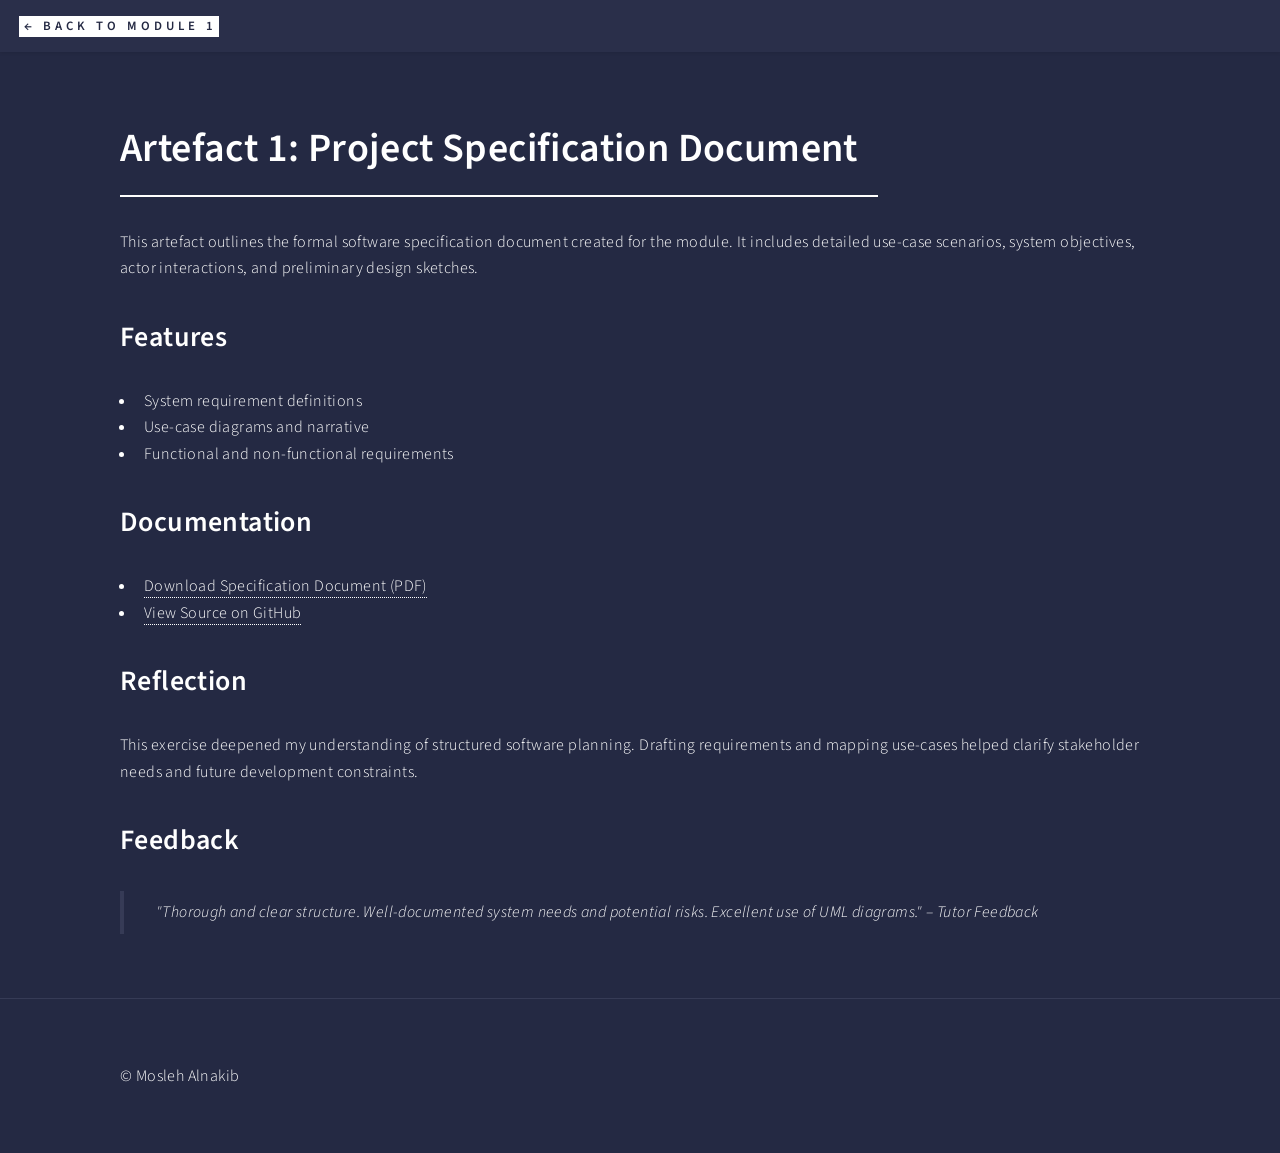
<file: modules/module-1/artefact-1.html>
<!-- modules/module-1/artefact-1.html -->
<!DOCTYPE html>
<html>
  <head>
    <title>Artefact 1 – Module 1</title>
    <meta charset="utf-8" />
    <meta name="viewport" content="width=device-width, initial-scale=1" />
    <link rel="stylesheet" href="../../assets/css/main.css" />
  </head>
  <body class="is-preload">
    <div id="wrapper">
      <header id="header">
        <a href="../module-1/index.html" class="logo"
          ><strong>&larr; Back to Module 1</strong></a
        >
      </header>

      <div id="main" class="alt">
        <section class="inner">
          <header class="major">
            <h1>Artefact 1: Project Specification Document</h1>
          </header>

          <p>
            This artefact outlines the formal software specification document
            created for the module. It includes detailed use-case scenarios,
            system objectives, actor interactions, and preliminary design
            sketches.
          </p>

          <h2>Features</h2>
          <ul>
            <li>System requirement definitions</li>
            <li>Use-case diagrams and narrative</li>
            <li>Functional and non-functional requirements</li>
          </ul>

          <h2>Documentation</h2>
          <ul>
            <li>
              <a href="../../assets/docs/module-1/specification.pdf"
                >Download Specification Document (PDF)</a
              >
            </li>
            <li>
              <a
                href="https://github.com/malnakib/module1-specification"
                target="_blank"
                >View Source on GitHub</a
              >
            </li>
          </ul>

          <h2>Reflection</h2>
          <p>
            This exercise deepened my understanding of structured software
            planning. Drafting requirements and mapping use-cases helped clarify
            stakeholder needs and future development constraints.
          </p>

          <h2>Feedback</h2>
          <blockquote>
            "Thorough and clear structure. Well-documented system needs and
            potential risks. Excellent use of UML diagrams." – Tutor Feedback
          </blockquote>
        </section>
      </div>

      <footer id="footer">
        <div class="inner">
          <p>&copy; Mosleh Alnakib</p>
        </div>
      </footer>
    </div>

    <script src="../../assets/js/jquery.min.js"></script>
    <script src="../../assets/js/main.js"></script>
  </body>
</html>
</file>
<file: assets/css/style.css>
:root {
  --primary-color: #1a1a2e;
  --secondary-color: #16213e;
  --accent-color: #0f3460;
  --highlight-color: #2c3e50;
  --gradient-1: #34495e;
  --gradient-2: #34495e;
  --gradient-3: #34495e;
  --gradient-4: #34495e;
  --text-color: #333;
  --text-light: #666;
  --light-bg: #f8f9fa;
  --white: #ffffff;
  --border-color: #e0e0e0;
  --shadow-sm: 0 2px 10px rgba(0,0,0,0.08);
  --shadow-md: 0 5px 25px rgba(0,0,0,0.12);
  --shadow-lg: 0 15px 50px rgba(0,0,0,0.15);
  --transition: none;
}

* {
  margin: 0;
  padding: 0;
  box-sizing: border-box;
}

html {
  scroll-behavior: smooth;
}

body {
  font-family: 'Segoe UI', -apple-system, BlinkMacSystemFont, Roboto, Oxygen, Ubuntu, sans-serif;
  line-height: 1.7;
  color: var(--text-color);
  background-color: var(--light-bg);
  overflow-x: hidden;
}

::selection {
  background: var(--highlight-color);
  color: var(--white);
}

.container {
  max-width: 1200px;
  margin: 0 auto;
  padding: 0 20px;
}

header {
  background: var(--primary-color);
  color: var(--white);
  padding: 20px 0;
  position: sticky;
  top: 0;
  z-index: 1000;
  backdrop-filter: blur(10px);
  box-shadow: var(--shadow-md);
}

header::before {
  content: '';
  position: absolute;
  top: 0;
  left: 0;
  right: 0;
  height: 3px;
  background: var(--gradient-2);
}

header .container {
  display: flex;
  justify-content: space-between;
  align-items: center;
}

.logo {
  font-size: 1.5rem;
  font-weight: 700;
  letter-spacing: -0.5px;
}

.logo a {
  color: var(--white);
  text-decoration: none;
  background: var(--gradient-3);
  -webkit-background-clip: text;
  -webkit-text-fill-color: transparent;
  background-clip: text;
}

nav ul {
  display: flex;
  list-style: none;
  gap: 10px;
}

nav a {
  color: rgba(255,255,255,0.8);
  text-decoration: none;
  font-weight: 500;
  padding: 10px 20px;
  border-radius: 25px;
  transition: var(--transition);
  position: relative;
}

nav a:hover {
  color: var(--white);
  background: rgba(255,255,255,0.1);
}

nav a.active {
  color: var(--white);
  background: var(--gradient-2);
}

.hero {
  background: var(--primary-color);
  color: var(--white);
  padding: 100px 0;
  text-align: center;
  position: relative;
  overflow: hidden;
}

.hero::before {
  content: '';
  position: absolute;
  top: 0;
  left: 0;
  right: 0;
  bottom: 0;
  background: none;
  animation: none;
}

@keyframes heroGlow {
  0% { opacity: 0.5; transform: scale(1); }
  100% { opacity: 1; transform: scale(1.1); }
}

.hero .container {
  position: relative;
  z-index: 1;
}

.hero h1 {
  font-size: 3.5rem;
  margin-bottom: 20px;
  font-weight: 800;
  letter-spacing: -1px;
}

.hero p {
  font-size: 1.3rem;
  opacity: 0.9;
  max-width: 600px;
  margin: 0 auto;
}

@keyframes fadeInUp {
  from {
    opacity: 0;
    transform: translateY(30px);
  }
  to {
    opacity: 1;
    transform: translateY(0);
  }
}

.section {
  padding: 80px 0;
  position: relative;
}

.section:nth-child(even) {
  background-color: var(--white);
}

.section-title {
  font-size: 2.2rem;
  color: var(--primary-color);
  margin-bottom: 40px;
  padding-bottom: 15px;
  position: relative;
  display: inline-block;
}

.section-title::after {
  content: '';
  position: absolute;
  bottom: 0;
  left: 0;
  width: 60px;
  height: 4px;
  background: var(--gradient-2);
  border-radius: 2px;
}

.card {
  background: var(--white);
  border-radius: 16px;
  padding: 30px;
  margin-bottom: 25px;
  box-shadow: var(--shadow-sm);
  transition: var(--transition);
  border: 1px solid var(--border-color);
  position: relative;
  overflow: hidden;
}

.card::before {
  content: '';
  position: absolute;
  top: 0;
  left: 0;
  width: 100%;
  height: 4px;
  background: var(--gradient-1);
  transform: scaleX(0);
  transform-origin: left;
  transition: var(--transition);
}

.card:hover {
}

.card:hover::before {
}

.card h3 {
  color: var(--primary-color);
  margin-bottom: 15px;
  font-size: 1.4rem;
  font-weight: 700;
}

.card p {
  color: var(--text-light);
  line-height: 1.8;
}

.learning-outcomes {
  display: grid;
  grid-template-columns: repeat(auto-fit, minmax(280px, 1fr));
  gap: 25px;
}

.lo-card {
  background: var(--white);
  padding: 25px;
  border-radius: 16px;
  box-shadow: var(--shadow-sm);
  transition: var(--transition);
  position: relative;
  overflow: hidden;
}

.lo-card::before {
  content: '';
  position: absolute;
  top: 0;
  left: 0;
  width: 4px;
  height: 100%;
  background: var(--gradient-1);
}

.lo-card:nth-child(2)::before {
  background: #34495e;
}

.lo-card:nth-child(3)::before {
  background: #34495e;
}

.lo-card:nth-child(4)::before {
  background: #34495e;
}

.lo-card:hover {
}

.lo-card .lo-number {
  display: inline-flex;
  align-items: center;
  justify-content: center;
  background: var(--gradient-1);
  color: var(--white);
  width: 40px;
  height: 40px;
  border-radius: 12px;
  font-weight: 700;
  margin-bottom: 15px;
  font-size: 1.1rem;
}

.lo-card:nth-child(2) .lo-number {
  background: #34495e;
}

.lo-card:nth-child(3) .lo-number {
  background: #34495e;
}

.lo-card:nth-child(4) .lo-number {
  background: #34495e;
}

.lo-card h4 {
  color: var(--primary-color);
  margin-bottom: 10px;
  font-size: 1.1rem;
}

.lo-card p {
  color: var(--text-light);
  font-size: 0.95rem;
}

.artefact-grid {
  display: grid;
  grid-template-columns: repeat(auto-fit, minmax(320px, 1fr));
  gap: 30px;
}

.artefact-card {
  background: var(--white);
  border-radius: 20px;
  overflow: hidden;
  box-shadow: var(--shadow-sm);
  transition: var(--transition);
  border: 1px solid var(--border-color);
}

.artefact-card:hover {
}

.artefact-card .artefact-header {
  background: var(--gradient-1);
  color: var(--white);
  padding: 25px;
  position: relative;
  overflow: hidden;
}

.artefact-card:nth-child(2) .artefact-header {
  background: #34495e;
}

.artefact-card:nth-child(3) .artefact-header {
  background: #34495e;
}

.artefact-card:nth-child(4) .artefact-header {
  background: #34495e;
}

.artefact-card .artefact-header::before {
  content: '';
  position: absolute;
  top: -50%;
  right: -50%;
  width: 100%;
  height: 200%;
  background: radial-gradient(circle, rgba(255,255,255,0.2) 0%, transparent 60%);
}

.artefact-card .artefact-header h3 {
  color: var(--white);
  font-size: 1.3rem;
  position: relative;
  z-index: 1;
}

.artefact-card .artefact-body {
  padding: 25px;
}

.artefact-card .artefact-body p {
  color: var(--text-light);
}

.artefact-card .artefact-body h4 {
  color: var(--primary-color);
  margin-top: 20px;
  margin-bottom: 10px;
  font-size: 1rem;
}

.artefact-card .artefact-footer {
  background: var(--light-bg);
  padding: 20px 25px;
  border-top: 1px solid var(--border-color);
}

.tag {
  display: inline-block;
  padding: 6px 14px;
  border-radius: 20px;
  font-size: 0.85rem;
  font-weight: 500;
  margin-right: 8px;
  margin-bottom: 8px;
  background: var(--gradient-3);
  color: var(--white);
  transition: var(--transition);
}

.tag:hover {
}

.tag.lo {
  background: var(--gradient-2);
}

.skills-matrix {
  width: 100%;
  border-collapse: separate;
  border-spacing: 0;
  margin-top: 20px;
  border-radius: 12px;
  overflow: hidden;
  box-shadow: var(--shadow-sm);
}

.skills-matrix th,
.skills-matrix td {
  padding: 16px 20px;
  text-align: left;
  border-bottom: 1px solid var(--border-color);
}

.skills-matrix th {
  background: var(--gradient-1);
  color: var(--white);
  font-weight: 600;
  text-transform: uppercase;
  font-size: 0.85rem;
  letter-spacing: 0.5px;
}

.skills-matrix tr:last-child td {
  border-bottom: none;
}

.skills-matrix tbody tr {
  transition: var(--transition);
}

.skills-matrix tbody tr:nth-child(even) {
  background: var(--light-bg);
}

.skills-matrix tbody tr:hover {
  background: rgba(102, 126, 234, 0.1);
}

.meeting-note {
  background: var(--white);
  border-radius: 16px;
  padding: 30px;
  margin-bottom: 25px;
  box-shadow: var(--shadow-sm);
  transition: var(--transition);
  position: relative;
  border-left: 4px solid transparent;
  border-image: var(--gradient-3) 1;
}

.meeting-note:hover {
}

.meeting-note .meeting-date {
  display: inline-block;
  background: var(--gradient-3);
  color: var(--white);
  padding: 6px 16px;
  border-radius: 20px;
  font-weight: 600;
  font-size: 0.9rem;
  margin-bottom: 15px;
}

.meeting-note h4 {
  color: var(--primary-color);
  margin-bottom: 15px;
  font-size: 1.2rem;
}

.meeting-note ul {
  margin-left: 20px;
  color: var(--text-light);
}

.meeting-note ul li {
  margin-bottom: 8px;
}

.reflection-content {
  background: var(--white);
  padding: 50px;
  border-radius: 20px;
  box-shadow: var(--shadow-md);
  position: relative;
  overflow: hidden;
}

.reflection-content::before {
  content: '';
  position: absolute;
  top: 0;
  left: 0;
  right: 0;
  height: 6px;
  background: var(--gradient-1);
}

.reflection-content h3 {
  color: var(--primary-color);
  margin-top: 40px;
  margin-bottom: 20px;
  font-size: 1.5rem;
  position: relative;
  padding-left: 20px;
}

.reflection-content h3::before {
  content: '';
  position: absolute;
  left: 0;
  top: 50%;
  transform: translateY(-50%);
  width: 6px;
  height: 100%;
  background: var(--gradient-2);
  border-radius: 3px;
}

.reflection-content h3:first-child {
  margin-top: 0;
}

.reflection-content p {
  color: var(--text-light);
  line-height: 1.9;
  margin-bottom: 15px;
}

.feedback-card {
  background: var(--white);
  border-radius: 16px;
  padding: 30px;
  margin-bottom: 25px;
  box-shadow: var(--shadow-sm);
  transition: var(--transition);
  position: relative;
  overflow: hidden;
}

.feedback-card::before {
  content: '';
  position: absolute;
  top: 0;
  left: 0;
  width: 100%;
  height: 4px;
  background: var(--gradient-4);
}

.feedback-card:hover {
}

.feedback-card .feedback-source {
  font-weight: 700;
  color: var(--primary-color);
  margin-bottom: 5px;
  font-size: 1.1rem;
}

.feedback-card .feedback-date {
  font-size: 0.9rem;
  color: var(--text-light);
  margin-bottom: 20px;
  padding-bottom: 15px;
  border-bottom: 1px solid var(--border-color);
}

.feedback-card > p:not(.feedback-source):not(.feedback-date) {
  background: var(--light-bg);
  padding: 20px;
  border-radius: 12px;
  font-style: italic;
  color: var(--text-color);
  border-left: 4px solid var(--highlight-color);
}

.feedback-card h4 {
  color: var(--primary-color);
  margin-top: 20px;
  margin-bottom: 10px;
}

.about-content {
  display: grid;
  grid-template-columns: 320px 1fr;
  gap: 50px;
  align-items: start;
}

.profile-image {
  width: 100%;
  border-radius: 20px;
  box-shadow: var(--shadow-lg);
  transition: var(--transition);
}

.profile-image:hover {
}

.profile-placeholder {
  width: 100%;
  aspect-ratio: 1;
  background: var(--gradient-1);
  border-radius: 20px;
  display: flex;
  align-items: center;
  justify-content: center;
  color: var(--white);
  font-size: 5rem;
  font-weight: 800;
  box-shadow: var(--shadow-lg);
  position: relative;
  overflow: hidden;
}

.profile-placeholder::before {
  content: '';
  position: absolute;
  top: -50%;
  left: -50%;
  width: 200%;
  height: 200%;
  background: radial-gradient(circle, rgba(255,255,255,0.2) 0%, transparent 50%);
  animation: none;
}

@keyframes profileGlow {
  0%, 100% { transform: translate(0, 0); }
  50% { transform: translate(20%, 20%); }
}

.contact-info {
  margin-top: 30px;
  background: var(--white);
  padding: 25px;
  border-radius: 16px;
  box-shadow: var(--shadow-sm);
}

.contact-info p {
  margin-bottom: 12px;
  display: flex;
  align-items: center;
  gap: 10px;
}

.contact-info a {
  color: var(--highlight-color);
  text-decoration: none;
  font-weight: 500;
  transition: var(--transition);
}

.contact-info a:hover {
  color: var(--primary-color);
}

.action-plan {
  background: var(--white);
  padding: 40px;
  border-radius: 20px;
  margin-top: 40px;
  box-shadow: var(--shadow-md);
}

.action-plan h3 {
  color: var(--primary-color);
  margin-bottom: 25px;
  font-size: 1.5rem;
}

.action-item {
  display: flex;
  align-items: flex-start;
  margin-bottom: 20px;
  padding: 25px;
  background: var(--light-bg);
  border-radius: 16px;
  transition: var(--transition);
}

.action-item:hover {
}

.action-item .action-number {
  background: var(--gradient-1);
  color: var(--white);
  width: 35px;
  height: 35px;
  border-radius: 10px;
  display: flex;
  align-items: center;
  justify-content: center;
  font-size: 1rem;
  font-weight: 700;
  margin-right: 20px;
  flex-shrink: 0;
}

.action-item:nth-child(2) .action-number {
  background: #34495e;
}

.action-item:nth-child(3) .action-number {
  background: #34495e;
}

.action-item:nth-child(4) .action-number {
  background: #34495e;
}

.action-item div {
  color: var(--text-light);
  line-height: 1.8;
}

.action-item strong {
  color: var(--primary-color);
}

footer {
  background: var(--primary-color);
  color: var(--white);
  padding: 60px 0;
  text-align: center;
  position: relative;
}

footer::before {
  content: '';
  position: absolute;
  top: 0;
  left: 0;
  right: 0;
  height: 4px;
  background: var(--gradient-2);
}

footer p {
  opacity: 0.8;
  margin-bottom: 10px;
}

footer a {
  color: var(--white);
  text-decoration: none;
  padding: 8px 20px;
  border-radius: 20px;
  transition: var(--transition);
  margin: 0 5px;
}

footer a:hover {
  background: rgba(255,255,255,0.1);
}

.btn {
  display: inline-block;
  padding: 14px 35px;
  background: var(--gradient-1);
  color: var(--white);
  text-decoration: none;
  border-radius: 30px;
  font-weight: 600;
  transition: var(--transition);
  border: none;
  cursor: pointer;
  position: relative;
  overflow: hidden;
}

.btn::before {
  content: '';
  position: absolute;
  top: 0;
  left: -100%;
  width: 100%;
  height: 100%;
  background: linear-gradient(90deg, transparent, rgba(255,255,255,0.3), transparent);
  transition: 0.5s;
}

.btn:hover {
}

.btn:hover::before {
  left: 100%;
}

.btn-outline {
  background: transparent;
  border: 2px solid;
  border-image: var(--gradient-1) 1;
  color: var(--primary-color);
}

.btn-outline:hover {
  background: var(--gradient-1);
  color: var(--white);
  border-color: transparent;
}

@media (max-width: 768px) {
  header .container {
    flex-direction: column;
    gap: 20px;
  }

  nav ul {
    gap: 10px;
    flex-wrap: wrap;
    justify-content: center;
  }

  nav a {
    padding: 8px 16px;
    font-size: 0.9rem;
  }

  .hero {
    padding: 60px 0;
  }

  .hero h1 {
    font-size: 2.2rem;
  }

  .hero p {
    font-size: 1.1rem;
  }

  .about-content {
    grid-template-columns: 1fr;
  }

  .profile-placeholder {
    max-width: 250px;
    margin: 0 auto;
  }

  .section {
    padding: 50px 0;
  }

  .section-title {
    font-size: 1.8rem;
  }

  .reflection-content {
    padding: 30px;
  }

  .reflection-content h3 {
    font-size: 1.3rem;
  }

  .artefact-grid {
    grid-template-columns: 1fr;
  }

  .learning-outcomes {
    grid-template-columns: 1fr;
  }
}

@media (prefers-reduced-motion: reduce) {
  *,
  *::before,
  *::after {
    animation-duration: 0.01ms !important;
    animation-iteration-count: 1 !important;
    transition-duration: 0.01ms !important;
  }
}
</file>
<file: assets/css/noscript.css>
/*
	Forty by HTML5 UP
	html5up.net | @ajlkn
	Free for personal and commercial use under the CCA 3.0 license (html5up.net/license)
*/

/* Banner */

	body.is-preload #banner:after {
		opacity: 0.85;
	}

	body.is-preload #banner > .inner {
		-moz-filter: none;
		-webkit-filter: none;
		-ms-filter: none;
		filter: none;
		-moz-transform: none;
		-webkit-transform: none;
		-ms-transform: none;
		transform: none;
		opacity: 1;
	}
</file>
<file: assets/css/main.css>
@import url(fontawesome-all.min.css);
@import url("https://fonts.googleapis.com/css?family=Source+Sans+Pro:300,300italic,600,600italic");

/*
	Forty by HTML5 UP
	html5up.net | @ajlkn
	Free for personal and commercial use under the CCA 3.0 license (html5up.net/license)
*/

html,
body,
div,
span,
applet,
object,
iframe,
h1,
h2,
h3,
h4,
h5,
h6,
p,
blockquote,
pre,
a,
abbr,
acronym,
address,
big,
cite,
code,
del,
dfn,
em,
img,
ins,
kbd,
q,
s,
samp,
small,
strike,
strong,
sub,
sup,
tt,
var,
b,
u,
i,
center,
dl,
dt,
dd,
ol,
ul,
li,
fieldset,
form,
label,
legend,
table,
caption,
tbody,
tfoot,
thead,
tr,
th,
td,
article,
aside,
canvas,
details,
embed,
figure,
figcaption,
footer,
header,
hgroup,
menu,
nav,
output,
ruby,
section,
summary,
time,
mark,
audio,
video {
  margin: 0;
  padding: 0;
  border: 0;
  font-size: 100%;
  font: inherit;
  vertical-align: baseline;
}

article,
aside,
details,
figcaption,
figure,
footer,
header,
hgroup,
menu,
nav,
section {
  display: block;
}

body {
  line-height: 1;
}

ol,
ul {
  list-style: none;
}

blockquote,
q {
  quotes: none;
}

blockquote:before,
blockquote:after,
q:before,
q:after {
  content: "";
  content: none;
}

table {
  border-collapse: collapse;
  border-spacing: 0;
}

body {
  -webkit-text-size-adjust: none;
}

mark {
  background-color: transparent;
  color: inherit;
}

input::-moz-focus-inner {
  border: 0;
  padding: 0;
}

input,
select,
textarea {
  -moz-appearance: none;
  -webkit-appearance: none;
  -ms-appearance: none;
  appearance: none;
}

/* Basic */

@-ms-viewport {
  width: device-width;
}

body {
  -ms-overflow-style: scrollbar;
}

@media screen and (max-width: 480px) {
  html,
  body {
    min-width: 320px;
  }
}

html {
  box-sizing: border-box;
}

*,
*:before,
*:after {
  box-sizing: inherit;
}

body {
  background: #242943;
}

body.is-preload *,
body.is-preload *:before,
body.is-preload *:after {
  -moz-animation: none !important;
  -webkit-animation: none !important;
  -ms-animation: none !important;
  animation: none !important;
  -moz-transition: none !important;
  -webkit-transition: none !important;
  -ms-transition: none !important;
  transition: none !important;
}

/* Type */

body,
input,
select,
textarea {
  color: #ffffff;
  font-family: "Source Sans Pro", Helvetica, sans-serif;
  font-size: 17pt;
  font-weight: 300;
  letter-spacing: 0.025em;
  line-height: 1.65;
}

@media screen and (max-width: 1680px) {
  body,
  input,
  select,
  textarea {
    font-size: 14pt;
  }
}

@media screen and (max-width: 1280px) {
  body,
  input,
  select,
  textarea {
    font-size: 12pt;
  }
}

@media screen and (max-width: 360px) {
  body,
  input,
  select,
  textarea {
    font-size: 11pt;
  }
}

a {
  -moz-transition: color 0.2s ease-in-out, border-bottom-color 0.2s ease-in-out;
  -webkit-transition: color 0.2s ease-in-out,
    border-bottom-color 0.2s ease-in-out;
  -ms-transition: color 0.2s ease-in-out, border-bottom-color 0.2s ease-in-out;
  transition: color 0.2s ease-in-out, border-bottom-color 0.2s ease-in-out;
  border-bottom: dotted 1px;
  color: inherit;
  text-decoration: none;
}

a:hover {
  border-bottom-color: transparent;
  color: #9bf1ff !important;
}

a:active {
  color: #53e3fb !important;
}

strong,
b {
  color: #ffffff;
  font-weight: 600;
}

em,
i {
  font-style: italic;
}

p {
  margin: 0 0 2em 0;
}

h1,
h2,
h3,
h4,
h5,
h6 {
  color: #ffffff;
  font-weight: 600;
  line-height: 1.65;
  margin: 0 0 1em 0;
}

h1 a,
h2 a,
h3 a,
h4 a,
h5 a,
h6 a {
  color: inherit;
  border-bottom: 0;
}

h1 {
  font-size: 2.5em;
}

h2 {
  font-size: 1.75em;
}

h3 {
  font-size: 1.35em;
}

h4 {
  font-size: 1.1em;
}

h5 {
  font-size: 0.9em;
}

h6 {
  font-size: 0.7em;
}

@media screen and (max-width: 736px) {
  h1 {
    font-size: 2em;
  }

  h2 {
    font-size: 1.5em;
  }

  h3 {
    font-size: 1.25em;
  }
}

sub {
  font-size: 0.8em;
  position: relative;
  top: 0.5em;
}

sup {
  font-size: 0.8em;
  position: relative;
  top: -0.5em;
}

blockquote {
  border-left: solid 4px rgba(212, 212, 255, 0.1);
  font-style: italic;
  margin: 0 0 2em 0;
  padding: 0.5em 0 0.5em 2em;
}

code {
  background: rgba(212, 212, 255, 0.035);
  font-family: "Courier New", monospace;
  font-size: 0.9em;
  margin: 0 0.25em;
  padding: 0.25em 0.65em;
}

pre {
  -webkit-overflow-scrolling: touch;
  font-family: "Courier New", monospace;
  font-size: 0.9em;
  margin: 0 0 2em 0;
}

pre code {
  display: block;
  line-height: 1.75;
  padding: 1em 1.5em;
  overflow-x: auto;
}

hr {
  border: 0;
  border-bottom: solid 1px rgba(212, 212, 255, 0.1);
  margin: 2em 0;
}

hr.major {
  margin: 3em 0;
}

.align-left {
  text-align: left;
}

.align-center {
  text-align: center;
}

.align-right {
  text-align: right;
}

/* Row */

.row {
  display: flex;
  flex-wrap: wrap;
  box-sizing: border-box;
  align-items: stretch;
}

.row > * {
  box-sizing: border-box;
}

.row.gtr-uniform > * > :last-child {
  margin-bottom: 0;
}

.row.aln-left {
  justify-content: flex-start;
}

.row.aln-center {
  justify-content: center;
}

.row.aln-right {
  justify-content: flex-end;
}

.row.aln-top {
  align-items: flex-start;
}

.row.aln-middle {
  align-items: center;
}

.row.aln-bottom {
  align-items: flex-end;
}

.row > .imp {
  order: -1;
}

.row > .col-1 {
  width: 8.33333%;
}

.row > .off-1 {
  margin-left: 8.33333%;
}

.row > .col-2 {
  width: 16.66667%;
}

.row > .off-2 {
  margin-left: 16.66667%;
}

.row > .col-3 {
  width: 25%;
}

.row > .off-3 {
  margin-left: 25%;
}

.row > .col-4 {
  width: 33.33333%;
}

.row > .off-4 {
  margin-left: 33.33333%;
}

.row > .col-5 {
  width: 41.66667%;
}

.row > .off-5 {
  margin-left: 41.66667%;
}

.row > .col-6 {
  width: 50%;
}

.row > .off-6 {
  margin-left: 50%;
}

.row > .col-7 {
  width: 58.33333%;
}

.row > .off-7 {
  margin-left: 58.33333%;
}

.row > .col-8 {
  width: 66.66667%;
}

.row > .off-8 {
  margin-left: 66.66667%;
}

.row > .col-9 {
  width: 75%;
}

.row > .off-9 {
  margin-left: 75%;
}

.row > .col-10 {
  width: 83.33333%;
}

.row > .off-10 {
  margin-left: 83.33333%;
}

.row > .col-11 {
  width: 91.66667%;
}

.row > .off-11 {
  margin-left: 91.66667%;
}

.row > .col-12 {
  width: 100%;
}

.row > .off-12 {
  margin-left: 100%;
}

.row.gtr-0 {
  margin-top: 0;
  margin-left: 0em;
}

.row.gtr-0 > * {
  padding: 0 0 0 0em;
}

.row.gtr-0.gtr-uniform {
  margin-top: 0em;
}

.row.gtr-0.gtr-uniform > * {
  padding-top: 0em;
}

.row.gtr-25 {
  margin-top: 0;
  margin-left: -0.5em;
}

.row.gtr-25 > * {
  padding: 0 0 0 0.5em;
}

.row.gtr-25.gtr-uniform {
  margin-top: -0.5em;
}

.row.gtr-25.gtr-uniform > * {
  padding-top: 0.5em;
}

.row.gtr-50 {
  margin-top: 0;
  margin-left: -1em;
}

.row.gtr-50 > * {
  padding: 0 0 0 1em;
}

.row.gtr-50.gtr-uniform {
  margin-top: -1em;
}

.row.gtr-50.gtr-uniform > * {
  padding-top: 1em;
}

.row {
  margin-top: 0;
  margin-left: -2em;
}

.row > * {
  padding: 0 0 0 2em;
}

.row.gtr-uniform {
  margin-top: -2em;
}

.row.gtr-uniform > * {
  padding-top: 2em;
}

.row.gtr-150 {
  margin-top: 0;
  margin-left: -3em;
}

.row.gtr-150 > * {
  padding: 0 0 0 3em;
}

.row.gtr-150.gtr-uniform {
  margin-top: -3em;
}

.row.gtr-150.gtr-uniform > * {
  padding-top: 3em;
}

.row.gtr-200 {
  margin-top: 0;
  margin-left: -4em;
}

.row.gtr-200 > * {
  padding: 0 0 0 4em;
}

.row.gtr-200.gtr-uniform {
  margin-top: -4em;
}

.row.gtr-200.gtr-uniform > * {
  padding-top: 4em;
}

@media screen and (max-width: 1680px) {
  .row {
    display: flex;
    flex-wrap: wrap;
    box-sizing: border-box;
    align-items: stretch;
  }

  .row > * {
    box-sizing: border-box;
  }

  .row.gtr-uniform > * > :last-child {
    margin-bottom: 0;
  }

  .row.aln-left {
    justify-content: flex-start;
  }

  .row.aln-center {
    justify-content: center;
  }

  .row.aln-right {
    justify-content: flex-end;
  }

  .row.aln-top {
    align-items: flex-start;
  }

  .row.aln-middle {
    align-items: center;
  }

  .row.aln-bottom {
    align-items: flex-end;
  }

  .row > .imp-xlarge {
    order: -1;
  }

  .row > .col-1-xlarge {
    width: 8.33333%;
  }

  .row > .off-1-xlarge {
    margin-left: 8.33333%;
  }

  .row > .col-2-xlarge {
    width: 16.66667%;
  }

  .row > .off-2-xlarge {
    margin-left: 16.66667%;
  }

  .row > .col-3-xlarge {
    width: 25%;
  }

  .row > .off-3-xlarge {
    margin-left: 25%;
  }

  .row > .col-4-xlarge {
    width: 33.33333%;
  }

  .row > .off-4-xlarge {
    margin-left: 33.33333%;
  }

  .row > .col-5-xlarge {
    width: 41.66667%;
  }

  .row > .off-5-xlarge {
    margin-left: 41.66667%;
  }

  .row > .col-6-xlarge {
    width: 50%;
  }

  .row > .off-6-xlarge {
    margin-left: 50%;
  }

  .row > .col-7-xlarge {
    width: 58.33333%;
  }

  .row > .off-7-xlarge {
    margin-left: 58.33333%;
  }

  .row > .col-8-xlarge {
    width: 66.66667%;
  }

  .row > .off-8-xlarge {
    margin-left: 66.66667%;
  }

  .row > .col-9-xlarge {
    width: 75%;
  }

  .row > .off-9-xlarge {
    margin-left: 75%;
  }

  .row > .col-10-xlarge {
    width: 83.33333%;
  }

  .row > .off-10-xlarge {
    margin-left: 83.33333%;
  }

  .row > .col-11-xlarge {
    width: 91.66667%;
  }

  .row > .off-11-xlarge {
    margin-left: 91.66667%;
  }

  .row > .col-12-xlarge {
    width: 100%;
  }

  .row > .off-12-xlarge {
    margin-left: 100%;
  }

  .row.gtr-0 {
    margin-top: 0;
    margin-left: 0em;
  }

  .row.gtr-0 > * {
    padding: 0 0 0 0em;
  }

  .row.gtr-0.gtr-uniform {
    margin-top: 0em;
  }

  .row.gtr-0.gtr-uniform > * {
    padding-top: 0em;
  }

  .row.gtr-25 {
    margin-top: 0;
    margin-left: -0.5em;
  }

  .row.gtr-25 > * {
    padding: 0 0 0 0.5em;
  }

  .row.gtr-25.gtr-uniform {
    margin-top: -0.5em;
  }

  .row.gtr-25.gtr-uniform > * {
    padding-top: 0.5em;
  }

  .row.gtr-50 {
    margin-top: 0;
    margin-left: -1em;
  }

  .row.gtr-50 > * {
    padding: 0 0 0 1em;
  }

  .row.gtr-50.gtr-uniform {
    margin-top: -1em;
  }

  .row.gtr-50.gtr-uniform > * {
    padding-top: 1em;
  }

  .row {
    margin-top: 0;
    margin-left: -2em;
  }

  .row > * {
    padding: 0 0 0 2em;
  }

  .row.gtr-uniform {
    margin-top: -2em;
  }

  .row.gtr-uniform > * {
    padding-top: 2em;
  }

  .row.gtr-150 {
    margin-top: 0;
    margin-left: -3em;
  }

  .row.gtr-150 > * {
    padding: 0 0 0 3em;
  }

  .row.gtr-150.gtr-uniform {
    margin-top: -3em;
  }

  .row.gtr-150.gtr-uniform > * {
    padding-top: 3em;
  }

  .row.gtr-200 {
    margin-top: 0;
    margin-left: -4em;
  }

  .row.gtr-200 > * {
    padding: 0 0 0 4em;
  }

  .row.gtr-200.gtr-uniform {
    margin-top: -4em;
  }

  .row.gtr-200.gtr-uniform > * {
    padding-top: 4em;
  }
}

@media screen and (max-width: 1280px) {
  .row {
    display: flex;
    flex-wrap: wrap;
    box-sizing: border-box;
    align-items: stretch;
  }

  .row > * {
    box-sizing: border-box;
  }

  .row.gtr-uniform > * > :last-child {
    margin-bottom: 0;
  }

  .row.aln-left {
    justify-content: flex-start;
  }

  .row.aln-center {
    justify-content: center;
  }

  .row.aln-right {
    justify-content: flex-end;
  }

  .row.aln-top {
    align-items: flex-start;
  }

  .row.aln-middle {
    align-items: center;
  }

  .row.aln-bottom {
    align-items: flex-end;
  }

  .row > .imp-large {
    order: -1;
  }

  .row > .col-1-large {
    width: 8.33333%;
  }

  .row > .off-1-large {
    margin-left: 8.33333%;
  }

  .row > .col-2-large {
    width: 16.66667%;
  }

  .row > .off-2-large {
    margin-left: 16.66667%;
  }

  .row > .col-3-large {
    width: 25%;
  }

  .row > .off-3-large {
    margin-left: 25%;
  }

  .row > .col-4-large {
    width: 33.33333%;
  }

  .row > .off-4-large {
    margin-left: 33.33333%;
  }

  .row > .col-5-large {
    width: 41.66667%;
  }

  .row > .off-5-large {
    margin-left: 41.66667%;
  }

  .row > .col-6-large {
    width: 50%;
  }

  .row > .off-6-large {
    margin-left: 50%;
  }

  .row > .col-7-large {
    width: 58.33333%;
  }

  .row > .off-7-large {
    margin-left: 58.33333%;
  }

  .row > .col-8-large {
    width: 66.66667%;
  }

  .row > .off-8-large {
    margin-left: 66.66667%;
  }

  .row > .col-9-large {
    width: 75%;
  }

  .row > .off-9-large {
    margin-left: 75%;
  }

  .row > .col-10-large {
    width: 83.33333%;
  }

  .row > .off-10-large {
    margin-left: 83.33333%;
  }

  .row > .col-11-large {
    width: 91.66667%;
  }

  .row > .off-11-large {
    margin-left: 91.66667%;
  }

  .row > .col-12-large {
    width: 100%;
  }

  .row > .off-12-large {
    margin-left: 100%;
  }

  .row.gtr-0 {
    margin-top: 0;
    margin-left: 0em;
  }

  .row.gtr-0 > * {
    padding: 0 0 0 0em;
  }

  .row.gtr-0.gtr-uniform {
    margin-top: 0em;
  }

  .row.gtr-0.gtr-uniform > * {
    padding-top: 0em;
  }

  .row.gtr-25 {
    margin-top: 0;
    margin-left: -0.375em;
  }

  .row.gtr-25 > * {
    padding: 0 0 0 0.375em;
  }

  .row.gtr-25.gtr-uniform {
    margin-top: -0.375em;
  }

  .row.gtr-25.gtr-uniform > * {
    padding-top: 0.375em;
  }

  .row.gtr-50 {
    margin-top: 0;
    margin-left: -0.75em;
  }

  .row.gtr-50 > * {
    padding: 0 0 0 0.75em;
  }

  .row.gtr-50.gtr-uniform {
    margin-top: -0.75em;
  }

  .row.gtr-50.gtr-uniform > * {
    padding-top: 0.75em;
  }

  .row {
    margin-top: 0;
    margin-left: -1.5em;
  }

  .row > * {
    padding: 0 0 0 1.5em;
  }

  .row.gtr-uniform {
    margin-top: -1.5em;
  }

  .row.gtr-uniform > * {
    padding-top: 1.5em;
  }

  .row.gtr-150 {
    margin-top: 0;
    margin-left: -2.25em;
  }

  .row.gtr-150 > * {
    padding: 0 0 0 2.25em;
  }

  .row.gtr-150.gtr-uniform {
    margin-top: -2.25em;
  }

  .row.gtr-150.gtr-uniform > * {
    padding-top: 2.25em;
  }

  .row.gtr-200 {
    margin-top: 0;
    margin-left: -3em;
  }

  .row.gtr-200 > * {
    padding: 0 0 0 3em;
  }

  .row.gtr-200.gtr-uniform {
    margin-top: -3em;
  }

  .row.gtr-200.gtr-uniform > * {
    padding-top: 3em;
  }
}

@media screen and (max-width: 980px) {
  .row {
    display: flex;
    flex-wrap: wrap;
    box-sizing: border-box;
    align-items: stretch;
  }

  .row > * {
    box-sizing: border-box;
  }

  .row.gtr-uniform > * > :last-child {
    margin-bottom: 0;
  }

  .row.aln-left {
    justify-content: flex-start;
  }

  .row.aln-center {
    justify-content: center;
  }

  .row.aln-right {
    justify-content: flex-end;
  }

  .row.aln-top {
    align-items: flex-start;
  }

  .row.aln-middle {
    align-items: center;
  }

  .row.aln-bottom {
    align-items: flex-end;
  }

  .row > .imp-medium {
    order: -1;
  }

  .row > .col-1-medium {
    width: 8.33333%;
  }

  .row > .off-1-medium {
    margin-left: 8.33333%;
  }

  .row > .col-2-medium {
    width: 16.66667%;
  }

  .row > .off-2-medium {
    margin-left: 16.66667%;
  }

  .row > .col-3-medium {
    width: 25%;
  }

  .row > .off-3-medium {
    margin-left: 25%;
  }

  .row > .col-4-medium {
    width: 33.33333%;
  }

  .row > .off-4-medium {
    margin-left: 33.33333%;
  }

  .row > .col-5-medium {
    width: 41.66667%;
  }

  .row > .off-5-medium {
    margin-left: 41.66667%;
  }

  .row > .col-6-medium {
    width: 50%;
  }

  .row > .off-6-medium {
    margin-left: 50%;
  }

  .row > .col-7-medium {
    width: 58.33333%;
  }

  .row > .off-7-medium {
    margin-left: 58.33333%;
  }

  .row > .col-8-medium {
    width: 66.66667%;
  }

  .row > .off-8-medium {
    margin-left: 66.66667%;
  }

  .row > .col-9-medium {
    width: 75%;
  }

  .row > .off-9-medium {
    margin-left: 75%;
  }

  .row > .col-10-medium {
    width: 83.33333%;
  }

  .row > .off-10-medium {
    margin-left: 83.33333%;
  }

  .row > .col-11-medium {
    width: 91.66667%;
  }

  .row > .off-11-medium {
    margin-left: 91.66667%;
  }

  .row > .col-12-medium {
    width: 100%;
  }

  .row > .off-12-medium {
    margin-left: 100%;
  }

  .row.gtr-0 {
    margin-top: 0;
    margin-left: 0em;
  }

  .row.gtr-0 > * {
    padding: 0 0 0 0em;
  }

  .row.gtr-0.gtr-uniform {
    margin-top: 0em;
  }

  .row.gtr-0.gtr-uniform > * {
    padding-top: 0em;
  }

  .row.gtr-25 {
    margin-top: 0;
    margin-left: -0.375em;
  }

  .row.gtr-25 > * {
    padding: 0 0 0 0.375em;
  }

  .row.gtr-25.gtr-uniform {
    margin-top: -0.375em;
  }

  .row.gtr-25.gtr-uniform > * {
    padding-top: 0.375em;
  }

  .row.gtr-50 {
    margin-top: 0;
    margin-left: -0.75em;
  }

  .row.gtr-50 > * {
    padding: 0 0 0 0.75em;
  }

  .row.gtr-50.gtr-uniform {
    margin-top: -0.75em;
  }

  .row.gtr-50.gtr-uniform > * {
    padding-top: 0.75em;
  }

  .row {
    margin-top: 0;
    margin-left: -1.5em;
  }

  .row > * {
    padding: 0 0 0 1.5em;
  }

  .row.gtr-uniform {
    margin-top: -1.5em;
  }

  .row.gtr-uniform > * {
    padding-top: 1.5em;
  }

  .row.gtr-150 {
    margin-top: 0;
    margin-left: -2.25em;
  }

  .row.gtr-150 > * {
    padding: 0 0 0 2.25em;
  }

  .row.gtr-150.gtr-uniform {
    margin-top: -2.25em;
  }

  .row.gtr-150.gtr-uniform > * {
    padding-top: 2.25em;
  }

  .row.gtr-200 {
    margin-top: 0;
    margin-left: -3em;
  }

  .row.gtr-200 > * {
    padding: 0 0 0 3em;
  }

  .row.gtr-200.gtr-uniform {
    margin-top: -3em;
  }

  .row.gtr-200.gtr-uniform > * {
    padding-top: 3em;
  }
}

@media screen and (max-width: 736px) {
  .row {
    display: flex;
    flex-wrap: wrap;
    box-sizing: border-box;
    align-items: stretch;
  }

  .row > * {
    box-sizing: border-box;
  }

  .row.gtr-uniform > * > :last-child {
    margin-bottom: 0;
  }

  .row.aln-left {
    justify-content: flex-start;
  }

  .row.aln-center {
    justify-content: center;
  }

  .row.aln-right {
    justify-content: flex-end;
  }

  .row.aln-top {
    align-items: flex-start;
  }

  .row.aln-middle {
    align-items: center;
  }

  .row.aln-bottom {
    align-items: flex-end;
  }

  .row > .imp-small {
    order: -1;
  }

  .row > .col-1-small {
    width: 8.33333%;
  }

  .row > .off-1-small {
    margin-left: 8.33333%;
  }

  .row > .col-2-small {
    width: 16.66667%;
  }

  .row > .off-2-small {
    margin-left: 16.66667%;
  }

  .row > .col-3-small {
    width: 25%;
  }

  .row > .off-3-small {
    margin-left: 25%;
  }

  .row > .col-4-small {
    width: 33.33333%;
  }

  .row > .off-4-small {
    margin-left: 33.33333%;
  }

  .row > .col-5-small {
    width: 41.66667%;
  }

  .row > .off-5-small {
    margin-left: 41.66667%;
  }

  .row > .col-6-small {
    width: 50%;
  }

  .row > .off-6-small {
    margin-left: 50%;
  }

  .row > .col-7-small {
    width: 58.33333%;
  }

  .row > .off-7-small {
    margin-left: 58.33333%;
  }

  .row > .col-8-small {
    width: 66.66667%;
  }

  .row > .off-8-small {
    margin-left: 66.66667%;
  }

  .row > .col-9-small {
    width: 75%;
  }

  .row > .off-9-small {
    margin-left: 75%;
  }

  .row > .col-10-small {
    width: 83.33333%;
  }

  .row > .off-10-small {
    margin-left: 83.33333%;
  }

  .row > .col-11-small {
    width: 91.66667%;
  }

  .row > .off-11-small {
    margin-left: 91.66667%;
  }

  .row > .col-12-small {
    width: 100%;
  }

  .row > .off-12-small {
    margin-left: 100%;
  }

  .row.gtr-0 {
    margin-top: 0;
    margin-left: 0em;
  }

  .row.gtr-0 > * {
    padding: 0 0 0 0em;
  }

  .row.gtr-0.gtr-uniform {
    margin-top: 0em;
  }

  .row.gtr-0.gtr-uniform > * {
    padding-top: 0em;
  }

  .row.gtr-25 {
    margin-top: 0;
    margin-left: -0.3125em;
  }

  .row.gtr-25 > * {
    padding: 0 0 0 0.3125em;
  }

  .row.gtr-25.gtr-uniform {
    margin-top: -0.3125em;
  }

  .row.gtr-25.gtr-uniform > * {
    padding-top: 0.3125em;
  }

  .row.gtr-50 {
    margin-top: 0;
    margin-left: -0.625em;
  }

  .row.gtr-50 > * {
    padding: 0 0 0 0.625em;
  }

  .row.gtr-50.gtr-uniform {
    margin-top: -0.625em;
  }

  .row.gtr-50.gtr-uniform > * {
    padding-top: 0.625em;
  }

  .row {
    margin-top: 0;
    margin-left: -1.25em;
  }

  .row > * {
    padding: 0 0 0 1.25em;
  }

  .row.gtr-uniform {
    margin-top: -1.25em;
  }

  .row.gtr-uniform > * {
    padding-top: 1.25em;
  }

  .row.gtr-150 {
    margin-top: 0;
    margin-left: -1.875em;
  }

  .row.gtr-150 > * {
    padding: 0 0 0 1.875em;
  }

  .row.gtr-150.gtr-uniform {
    margin-top: -1.875em;
  }

  .row.gtr-150.gtr-uniform > * {
    padding-top: 1.875em;
  }

  .row.gtr-200 {
    margin-top: 0;
    margin-left: -2.5em;
  }

  .row.gtr-200 > * {
    padding: 0 0 0 2.5em;
  }

  .row.gtr-200.gtr-uniform {
    margin-top: -2.5em;
  }

  .row.gtr-200.gtr-uniform > * {
    padding-top: 2.5em;
  }
}

@media screen and (max-width: 480px) {
  .row {
    display: flex;
    flex-wrap: wrap;
    box-sizing: border-box;
    align-items: stretch;
  }

  .row > * {
    box-sizing: border-box;
  }

  .row.gtr-uniform > * > :last-child {
    margin-bottom: 0;
  }

  .row.aln-left {
    justify-content: flex-start;
  }

  .row.aln-center {
    justify-content: center;
  }

  .row.aln-right {
    justify-content: flex-end;
  }

  .row.aln-top {
    align-items: flex-start;
  }

  .row.aln-middle {
    align-items: center;
  }

  .row.aln-bottom {
    align-items: flex-end;
  }

  .row > .imp-xsmall {
    order: -1;
  }

  .row > .col-1-xsmall {
    width: 8.33333%;
  }

  .row > .off-1-xsmall {
    margin-left: 8.33333%;
  }

  .row > .col-2-xsmall {
    width: 16.66667%;
  }

  .row > .off-2-xsmall {
    margin-left: 16.66667%;
  }

  .row > .col-3-xsmall {
    width: 25%;
  }

  .row > .off-3-xsmall {
    margin-left: 25%;
  }

  .row > .col-4-xsmall {
    width: 33.33333%;
  }

  .row > .off-4-xsmall {
    margin-left: 33.33333%;
  }

  .row > .col-5-xsmall {
    width: 41.66667%;
  }

  .row > .off-5-xsmall {
    margin-left: 41.66667%;
  }

  .row > .col-6-xsmall {
    width: 50%;
  }

  .row > .off-6-xsmall {
    margin-left: 50%;
  }

  .row > .col-7-xsmall {
    width: 58.33333%;
  }

  .row > .off-7-xsmall {
    margin-left: 58.33333%;
  }

  .row > .col-8-xsmall {
    width: 66.66667%;
  }

  .row > .off-8-xsmall {
    margin-left: 66.66667%;
  }

  .row > .col-9-xsmall {
    width: 75%;
  }

  .row > .off-9-xsmall {
    margin-left: 75%;
  }

  .row > .col-10-xsmall {
    width: 83.33333%;
  }

  .row > .off-10-xsmall {
    margin-left: 83.33333%;
  }

  .row > .col-11-xsmall {
    width: 91.66667%;
  }

  .row > .off-11-xsmall {
    margin-left: 91.66667%;
  }

  .row > .col-12-xsmall {
    width: 100%;
  }

  .row > .off-12-xsmall {
    margin-left: 100%;
  }

  .row.gtr-0 {
    margin-top: 0;
    margin-left: 0em;
  }

  .row.gtr-0 > * {
    padding: 0 0 0 0em;
  }

  .row.gtr-0.gtr-uniform {
    margin-top: 0em;
  }

  .row.gtr-0.gtr-uniform > * {
    padding-top: 0em;
  }

  .row.gtr-25 {
    margin-top: 0;
    margin-left: -0.3125em;
  }

  .row.gtr-25 > * {
    padding: 0 0 0 0.3125em;
  }

  .row.gtr-25.gtr-uniform {
    margin-top: -0.3125em;
  }

  .row.gtr-25.gtr-uniform > * {
    padding-top: 0.3125em;
  }

  .row.gtr-50 {
    margin-top: 0;
    margin-left: -0.625em;
  }

  .row.gtr-50 > * {
    padding: 0 0 0 0.625em;
  }

  .row.gtr-50.gtr-uniform {
    margin-top: -0.625em;
  }

  .row.gtr-50.gtr-uniform > * {
    padding-top: 0.625em;
  }

  .row {
    margin-top: 0;
    margin-left: -1.25em;
  }

  .row > * {
    padding: 0 0 0 1.25em;
  }

  .row.gtr-uniform {
    margin-top: -1.25em;
  }

  .row.gtr-uniform > * {
    padding-top: 1.25em;
  }

  .row.gtr-150 {
    margin-top: 0;
    margin-left: -1.875em;
  }

  .row.gtr-150 > * {
    padding: 0 0 0 1.875em;
  }

  .row.gtr-150.gtr-uniform {
    margin-top: -1.875em;
  }

  .row.gtr-150.gtr-uniform > * {
    padding-top: 1.875em;
  }

  .row.gtr-200 {
    margin-top: 0;
    margin-left: -2.5em;
  }

  .row.gtr-200 > * {
    padding: 0 0 0 2.5em;
  }

  .row.gtr-200.gtr-uniform {
    margin-top: -2.5em;
  }

  .row.gtr-200.gtr-uniform > * {
    padding-top: 2.5em;
  }
}

/* Section/Article */

section.special,
article.special {
  text-align: center;
}

header.major {
  width: -moz-max-content;
  width: -webkit-max-content;
  width: -ms-max-content;
  width: max-content;
  margin-bottom: 2em;
}

header.major > :first-child {
  margin-bottom: 0;
  width: calc(100% + 0.5em);
}

header.major > :first-child:after {
  content: "";
  background-color: #ffffff;
  display: block;
  height: 2px;
  margin: 0.325em 0 0.5em 0;
  width: 100%;
}

header.major > p {
  font-size: 0.7em;
  font-weight: 600;
  letter-spacing: 0.25em;
  margin-bottom: 0;
  text-transform: uppercase;
}

body.is-ie header.major > :first-child:after {
  max-width: 9em;
}

body.is-ie header.major > h1:after {
  max-width: 100% !important;
}

@media screen and (max-width: 736px) {
  header.major > p br {
    display: none;
  }
}

/* Form */

form {
  margin: 0 0 2em 0;
}

form > :last-child {
  margin-bottom: 0;
}

form > .fields {
  display: -moz-flex;
  display: -webkit-flex;
  display: -ms-flex;
  display: flex;
  -moz-flex-wrap: wrap;
  -webkit-flex-wrap: wrap;
  -ms-flex-wrap: wrap;
  flex-wrap: wrap;
  width: calc(100% + 3em);
  margin: -1.5em 0 2em -1.5em;
}

form > .fields > .field {
  -moz-flex-grow: 0;
  -webkit-flex-grow: 0;
  -ms-flex-grow: 0;
  flex-grow: 0;
  -moz-flex-shrink: 0;
  -webkit-flex-shrink: 0;
  -ms-flex-shrink: 0;
  flex-shrink: 0;
  padding: 1.5em 0 0 1.5em;
  width: calc(100% - 1.5em);
}

form > .fields > .field.half {
  width: calc(50% - 0.75em);
}

form > .fields > .field.third {
  width: calc(100% / 3 - 0.5em);
}

form > .fields > .field.quarter {
  width: calc(25% - 0.375em);
}

@media screen and (max-width: 480px) {
  form > .fields {
    width: calc(100% + 3em);
    margin: -1.5em 0 2em -1.5em;
  }

  form > .fields > .field {
    padding: 1.5em 0 0 1.5em;
    width: calc(100% - 1.5em);
  }

  form > .fields > .field.half {
    width: calc(100% - 1.5em);
  }

  form > .fields > .field.third {
    width: calc(100% - 1.5em);
  }

  form > .fields > .field.quarter {
    width: calc(100% - 1.5em);
  }
}

label {
  color: #ffffff;
  display: block;
  font-size: 0.8em;
  font-weight: 600;
  letter-spacing: 0.25em;
  margin: 0 0 1em 0;
  text-transform: uppercase;
}

input[type="text"],
input[type="password"],
input[type="email"],
input[type="tel"],
input[type="search"],
input[type="url"],
select,
textarea {
  -moz-appearance: none;
  -webkit-appearance: none;
  -ms-appearance: none;
  appearance: none;
  background: rgba(212, 212, 255, 0.035);
  border: none;
  border-radius: 0;
  color: inherit;
  display: block;
  outline: 0;
  padding: 0 1em;
  text-decoration: none;
  width: 100%;
}

input[type="text"]:invalid,
input[type="password"]:invalid,
input[type="email"]:invalid,
input[type="tel"]:invalid,
input[type="search"]:invalid,
input[type="url"]:invalid,
select:invalid,
textarea:invalid {
  box-shadow: none;
}

input[type="text"]:focus,
input[type="password"]:focus,
input[type="email"]:focus,
input[type="tel"]:focus,
input[type="search"]:focus,
input[type="url"]:focus,
select:focus,
textarea:focus {
  border-color: #9bf1ff;
  box-shadow: 0 0 0 2px #9bf1ff;
}

select {
  background-image: url("data:image/svg+xml;charset=utf8,%3Csvg xmlns='http://www.w3.org/2000/svg' width='40' height='40' preserveAspectRatio='none' viewBox='0 0 40 40'%3E%3Cpath d='M9.4,12.3l10.4,10.4l10.4-10.4c0.2-0.2,0.5-0.4,0.9-0.4c0.3,0,0.6,0.1,0.9,0.4l3.3,3.3c0.2,0.2,0.4,0.5,0.4,0.9 c0,0.4-0.1,0.6-0.4,0.9L20.7,31.9c-0.2,0.2-0.5,0.4-0.9,0.4c-0.3,0-0.6-0.1-0.9-0.4L4.3,17.3c-0.2-0.2-0.4-0.5-0.4-0.9 c0-0.4,0.1-0.6,0.4-0.9l3.3-3.3c0.2-0.2,0.5-0.4,0.9-0.4S9.1,12.1,9.4,12.3z' fill='rgba(212, 212, 255, 0.1)' /%3E%3C/svg%3E");
  background-size: 1.25rem;
  background-repeat: no-repeat;
  background-position: calc(100% - 1rem) center;
  height: 2.75em;
  padding-right: 2.75em;
  text-overflow: ellipsis;
}

select option {
  color: #ffffff;
  background: #242943;
}

select:focus::-ms-value {
  background-color: transparent;
}

select::-ms-expand {
  display: none;
}

input[type="text"],
input[type="password"],
input[type="email"],
input[type="tel"],
input[type="search"],
input[type="url"],
select {
  height: 2.75em;
}

textarea {
  padding: 0.75em 1em;
}

input[type="checkbox"],
input[type="radio"] {
  -moz-appearance: none;
  -webkit-appearance: none;
  -ms-appearance: none;
  appearance: none;
  display: block;
  float: left;
  margin-right: -2em;
  opacity: 0;
  width: 1em;
  z-index: -1;
}

input[type="checkbox"] + label,
input[type="radio"] + label {
  text-decoration: none;
  color: #ffffff;
  cursor: pointer;
  display: inline-block;
  font-weight: 300;
  padding-left: 2.65em;
  padding-right: 0.75em;
  position: relative;
}

input[type="checkbox"] + label:before,
input[type="radio"] + label:before {
  -moz-osx-font-smoothing: grayscale;
  -webkit-font-smoothing: antialiased;
  display: inline-block;
  font-style: normal;
  font-variant: normal;
  text-rendering: auto;
  line-height: 1;
  text-transform: none !important;
  font-family: "Font Awesome 5 Free";
  font-weight: 900;
}

input[type="checkbox"] + label:before,
input[type="radio"] + label:before {
  background: rgba(212, 212, 255, 0.035);
  content: "";
  display: inline-block;
  font-size: 0.8em;
  height: 2.0625em;
  left: 0;
  letter-spacing: 0;
  line-height: 2.0625em;
  position: absolute;
  text-align: center;
  top: 0;
  width: 2.0625em;
}

input[type="checkbox"]:checked + label:before,
input[type="radio"]:checked + label:before {
  background: #ffffff;
  border-color: #9bf1ff;
  content: "\f00c";
  color: #242943;
}

input[type="checkbox"]:focus + label:before,
input[type="radio"]:focus + label:before {
  box-shadow: 0 0 0 2px #9bf1ff;
}

input[type="radio"] + label:before {
  border-radius: 100%;
}

::-webkit-input-placeholder {
  color: rgba(244, 244, 255, 0.2) !important;
  opacity: 1;
}

:-moz-placeholder {
  color: rgba(244, 244, 255, 0.2) !important;
  opacity: 1;
}

::-moz-placeholder {
  color: rgba(244, 244, 255, 0.2) !important;
  opacity: 1;
}

:-ms-input-placeholder {
  color: rgba(244, 244, 255, 0.2) !important;
  opacity: 1;
}

/* Box */

.box {
  border: solid 1px rgba(212, 212, 255, 0.1);
  margin-bottom: 2em;
  padding: 1.5em;
}

.box > :last-child,
.box > :last-child > :last-child,
.box > :last-child > :last-child > :last-child {
  margin-bottom: 0;
}

.box.alt {
  border: 0;
  border-radius: 0;
  padding: 0;
}

/* Icon */

.icon {
  text-decoration: none;
  border-bottom: none;
  position: relative;
}

.icon:before {
  -moz-osx-font-smoothing: grayscale;
  -webkit-font-smoothing: antialiased;
  display: inline-block;
  font-style: normal;
  font-variant: normal;
  text-rendering: auto;
  line-height: 1;
  text-transform: none !important;
  font-family: "Font Awesome 5 Free";
  font-weight: 400;
}

.icon > .label {
  display: none;
}

.icon:before {
  line-height: inherit;
}

.icon.solid:before {
  font-weight: 900;
}

.icon.brands:before {
  font-family: "Font Awesome 5 Brands";
}

.icon.alt:before {
  background-color: #ffffff;
  border-radius: 100%;
  color: #242943;
  display: inline-block;
  height: 2em;
  line-height: 2em;
  text-align: center;
  width: 2em;
}

a.icon.alt:before {
  -moz-transition: background-color 0.2s ease-in-out;
  -webkit-transition: background-color 0.2s ease-in-out;
  -ms-transition: background-color 0.2s ease-in-out;
  transition: background-color 0.2s ease-in-out;
}

a.icon.alt:hover:before {
  background-color: #6fc3df;
}

a.icon.alt:active:before {
  background-color: #37a6cb;
}

/* Image */

.image {
  border: 0;
  display: inline-block;
  position: relative;
}

.image img {
  display: block;
}

.image.left,
.image.right {
  max-width: 30%;
}

.image.left img,
.image.right img {
  width: 100%;
}

.image.left {
  float: left;
  margin: 0 1.5em 1.25em 0;
  top: 0.25em;
}

.image.right {
  float: right;
  margin: 0 0 1.25em 1.5em;
  top: 0.25em;
}

.image.fit {
  display: block;
  margin: 0 0 2em 0;
  width: 100%;
}

.image.fit img {
  width: 100%;
}

.image.main {
  display: block;
  margin: 2.5em 0;
  width: 100%;
}

.image.main img {
  width: 100%;
}

@media screen and (max-width: 736px) {
  .image.main {
    margin: 1.5em 0;
  }
}

/* List */

ol {
  list-style: decimal;
  margin: 0 0 2em 0;
  padding-left: 1.25em;
}

ol li {
  padding-left: 0.25em;
}

ul {
  list-style: disc;
  margin: 0 0 2em 0;
  padding-left: 1em;
}

ul li {
  padding-left: 0.5em;
}

ul.alt {
  list-style: none;
  padding-left: 0;
}

ul.alt li {
  border-top: solid 1px rgba(212, 212, 255, 0.1);
  padding: 0.5em 0;
}

ul.alt li:first-child {
  border-top: 0;
  padding-top: 0;
}

dl {
  margin: 0 0 2em 0;
}

dl dt {
  display: block;
  font-weight: 600;
  margin: 0 0 1em 0;
}

dl dd {
  margin-left: 2em;
}

/* Actions */

ul.actions {
  display: -moz-flex;
  display: -webkit-flex;
  display: -ms-flex;
  display: flex;
  cursor: default;
  list-style: none;
  margin-left: -1em;
  padding-left: 0;
}

ul.actions li {
  padding: 0 0 0 1em;
  vertical-align: middle;
}

ul.actions.special {
  -moz-justify-content: center;
  -webkit-justify-content: center;
  -ms-justify-content: center;
  justify-content: center;
  width: 100%;
  margin-left: 0;
}

ul.actions.special li:first-child {
  padding-left: 0;
}

ul.actions.stacked {
  -moz-flex-direction: column;
  -webkit-flex-direction: column;
  -ms-flex-direction: column;
  flex-direction: column;
  margin-left: 0;
}

ul.actions.stacked li {
  padding: 1.3em 0 0 0;
}

ul.actions.stacked li:first-child {
  padding-top: 0;
}

ul.actions.fit {
  width: calc(100% + 1em);
}

ul.actions.fit li {
  -moz-flex-grow: 1;
  -webkit-flex-grow: 1;
  -ms-flex-grow: 1;
  flex-grow: 1;
  -moz-flex-shrink: 1;
  -webkit-flex-shrink: 1;
  -ms-flex-shrink: 1;
  flex-shrink: 1;
  width: 100%;
}

ul.actions.fit li > * {
  width: 100%;
}

ul.actions.fit.stacked {
  width: 100%;
}

/* Icons */

ul.icons {
  cursor: default;
  list-style: none;
  padding-left: 0;
}

ul.icons li {
  display: inline-block;
  padding: 0 1em 0 0;
}

ul.icons li:last-child {
  padding-right: 0;
}

@media screen and (max-width: 736px) {
  ul.icons li {
    padding: 0 0.75em 0 0;
  }
}

/* Pagination */

ul.pagination {
  cursor: default;
  list-style: none;
  padding-left: 0;
}

ul.pagination li {
  display: inline-block;
  padding-left: 0;
  vertical-align: middle;
}

ul.pagination li > .page {
  -moz-transition: background-color 0.2s ease-in-out, color 0.2s ease-in-out;
  -webkit-transition: background-color 0.2s ease-in-out, color 0.2s ease-in-out;
  -ms-transition: background-color 0.2s ease-in-out, color 0.2s ease-in-out;
  transition: background-color 0.2s ease-in-out, color 0.2s ease-in-out;
  border-bottom: 0;
  display: inline-block;
  font-size: 0.8em;
  font-weight: 600;
  height: 1.5em;
  line-height: 1.5em;
  margin: 0 0.125em;
  min-width: 1.5em;
  padding: 0 0.5em;
  text-align: center;
}

ul.pagination li > .page.active {
  background-color: #ffffff;
  color: #242943;
}

ul.pagination li > .page.active:hover {
  background-color: #9bf1ff;
  color: #242943 !important;
}

ul.pagination li > .page.active:active {
  background-color: #53e3fb;
}

ul.pagination li:first-child {
  padding-right: 0.75em;
}

ul.pagination li:last-child {
  padding-left: 0.75em;
}

@media screen and (max-width: 480px) {
  ul.pagination li:nth-child(n + 2):nth-last-child(n + 2) {
    display: none;
  }

  ul.pagination li:first-child {
    padding-right: 0;
  }
}

/* Table */

.table-wrapper {
  -webkit-overflow-scrolling: touch;
  overflow-x: auto;
}

table {
  margin: 0 0 2em 0;
  width: 100%;
}

table tbody tr {
  border: solid 1px rgba(212, 212, 255, 0.1);
  border-left: 0;
  border-right: 0;
}

table tbody tr:nth-child(2n + 1) {
  background-color: rgba(212, 212, 255, 0.035);
}

table td {
  padding: 0.75em 0.75em;
}

table th {
  color: #ffffff;
  font-size: 0.9em;
  font-weight: 600;
  padding: 0 0.75em 0.75em 0.75em;
  text-align: left;
}

table thead {
  border-bottom: solid 2px rgba(212, 212, 255, 0.1);
}

table tfoot {
  border-top: solid 2px rgba(212, 212, 255, 0.1);
}

table.alt {
  border-collapse: separate;
}

table.alt tbody tr td {
  border: solid 1px rgba(212, 212, 255, 0.1);
  border-left-width: 0;
  border-top-width: 0;
}

table.alt tbody tr td:first-child {
  border-left-width: 1px;
}

table.alt tbody tr:first-child td {
  border-top-width: 1px;
}

table.alt thead {
  border-bottom: 0;
}

table.alt tfoot {
  border-top: 0;
}

/* Button */

input[type="submit"],
input[type="reset"],
input[type="button"],
button,
.button {
  -moz-appearance: none;
  -webkit-appearance: none;
  -ms-appearance: none;
  appearance: none;
  -moz-transition: background-color 0.2s ease-in-out,
    box-shadow 0.2s ease-in-out, color 0.2s ease-in-out;
  -webkit-transition: background-color 0.2s ease-in-out,
    box-shadow 0.2s ease-in-out, color 0.2s ease-in-out;
  -ms-transition: background-color 0.2s ease-in-out, box-shadow 0.2s ease-in-out,
    color 0.2s ease-in-out;
  transition: background-color 0.2s ease-in-out, box-shadow 0.2s ease-in-out,
    color 0.2s ease-in-out;
  background-color: transparent;
  border: 0;
  border-radius: 0;
  box-shadow: inset 0 0 0 2px #ffffff;
  color: #ffffff;
  cursor: pointer;
  display: inline-block;
  font-size: 0.8em;
  font-weight: 600;
  height: 3.5em;
  letter-spacing: 0.25em;
  line-height: 3.5em;
  padding: 0 1.75em;
  text-align: center;
  text-decoration: none;
  text-transform: uppercase;
  white-space: nowrap;
}

input[type="submit"]:hover,
input[type="submit"]:active,
input[type="reset"]:hover,
input[type="reset"]:active,
input[type="button"]:hover,
input[type="button"]:active,
button:hover,
button:active,
.button:hover,
.button:active {
  box-shadow: inset 0 0 0 2px #9bf1ff;
  color: #9bf1ff;
}

input[type="submit"]:active,
input[type="reset"]:active,
input[type="button"]:active,
button:active,
.button:active {
  background-color: rgba(155, 241, 255, 0.1);
  box-shadow: inset 0 0 0 2px #53e3fb;
  color: #53e3fb;
}

input[type="submit"].icon:before,
input[type="reset"].icon:before,
input[type="button"].icon:before,
button.icon:before,
.button.icon:before {
  margin-right: 0.5em;
}

input[type="submit"].fit,
input[type="reset"].fit,
input[type="button"].fit,
button.fit,
.button.fit {
  width: 100%;
}

input[type="submit"].small,
input[type="reset"].small,
input[type="button"].small,
button.small,
.button.small {
  font-size: 0.6em;
}

input[type="submit"].large,
input[type="reset"].large,
input[type="button"].large,
button.large,
.button.large {
  font-size: 1.25em;
  height: 3em;
  line-height: 3em;
}

input[type="submit"].next,
input[type="reset"].next,
input[type="button"].next,
button.next,
.button.next {
  padding-right: 4.5em;
  position: relative;
}

input[type="submit"].next:before,
input[type="submit"].next:after,
input[type="reset"].next:before,
input[type="reset"].next:after,
input[type="button"].next:before,
input[type="button"].next:after,
button.next:before,
button.next:after,
.button.next:before,
.button.next:after {
  -moz-transition: opacity 0.2s ease-in-out;
  -webkit-transition: opacity 0.2s ease-in-out;
  -ms-transition: opacity 0.2s ease-in-out;
  transition: opacity 0.2s ease-in-out;
  background-position: center right;
  background-repeat: no-repeat;
  background-size: 36px 24px;
  content: "";
  display: block;
  height: 100%;
  position: absolute;
  right: 1.5em;
  top: 0;
  vertical-align: middle;
  width: 36px;
}

input[type="submit"].next:before,
input[type="reset"].next:before,
input[type="button"].next:before,
button.next:before,
.button.next:before {
  background-image: url("data:image/svg+xml;charset=utf8,%3Csvg xmlns='http://www.w3.org/2000/svg' xmlns:xlink='http://www.w3.org/1999/xlink' width='36px' height='24px' viewBox='0 0 36 24' zoomAndPan='disable'%3E%3Cstyle%3Eline %7B stroke: %23ffffff%3B stroke-width: 2px%3B %7D%3C/style%3E%3Cline x1='0' y1='12' x2='34' y2='12' /%3E%3Cline x1='25' y1='4' x2='34' y2='12.5' /%3E%3Cline x1='25' y1='20' x2='34' y2='11.5' /%3E%3C/svg%3E");
}

input[type="submit"].next:after,
input[type="reset"].next:after,
input[type="button"].next:after,
button.next:after,
.button.next:after {
  background-image: url("data:image/svg+xml;charset=utf8,%3Csvg xmlns='http://www.w3.org/2000/svg' xmlns:xlink='http://www.w3.org/1999/xlink' width='36px' height='24px' viewBox='0 0 36 24' zoomAndPan='disable'%3E%3Cstyle%3Eline %7B stroke: %239bf1ff%3B stroke-width: 2px%3B %7D%3C/style%3E%3Cline x1='0' y1='12' x2='34' y2='12' /%3E%3Cline x1='25' y1='4' x2='34' y2='12.5' /%3E%3Cline x1='25' y1='20' x2='34' y2='11.5' /%3E%3C/svg%3E");
  opacity: 0;
  z-index: 1;
}

input[type="submit"].next:hover:after,
input[type="submit"].next:active:after,
input[type="reset"].next:hover:after,
input[type="reset"].next:active:after,
input[type="button"].next:hover:after,
input[type="button"].next:active:after,
button.next:hover:after,
button.next:active:after,
.button.next:hover:after,
.button.next:active:after {
  opacity: 1;
}

@media screen and (max-width: 1280px) {
  input[type="submit"].next,
  input[type="reset"].next,
  input[type="button"].next,
  button.next,
  .button.next {
    padding-right: 5em;
  }
}

input[type="submit"].primary,
input[type="reset"].primary,
input[type="button"].primary,
button.primary,
.button.primary {
  background-color: #ffffff;
  box-shadow: none;
  color: #242943;
}

input[type="submit"].primary:hover,
input[type="submit"].primary:active,
input[type="reset"].primary:hover,
input[type="reset"].primary:active,
input[type="button"].primary:hover,
input[type="button"].primary:active,
button.primary:hover,
button.primary:active,
.button.primary:hover,
.button.primary:active {
  background-color: #9bf1ff;
  color: #242943 !important;
}

input[type="submit"].primary:active,
input[type="reset"].primary:active,
input[type="button"].primary:active,
button.primary:active,
.button.primary:active {
  background-color: #53e3fb;
}

input[type="submit"].disabled,
input[type="submit"]:disabled,
input[type="reset"].disabled,
input[type="reset"]:disabled,
input[type="button"].disabled,
input[type="button"]:disabled,
button.disabled,
button:disabled,
.button.disabled,
.button:disabled {
  pointer-events: none;
  cursor: default;
  opacity: 0.25;
}

/* Tiles */

.tiles {
  display: -moz-flex;
  display: -webkit-flex;
  display: -ms-flex;
  display: flex;
  -moz-flex-wrap: wrap;
  -webkit-flex-wrap: wrap;
  -ms-flex-wrap: wrap;
  flex-wrap: wrap;
  border-top: 0 !important;
}

.tiles + * {
  border-top: 0 !important;
}

.tiles article {
  -moz-align-items: center;
  -webkit-align-items: center;
  -ms-align-items: center;
  align-items: center;
  display: -moz-flex;
  display: -webkit-flex;
  display: -ms-flex;
  display: flex;
  -moz-transition: -moz-transform 0.25s ease, opacity 0.25s ease,
    -moz-filter 1s ease, -webkit-filter 1s ease;
  -webkit-transition: -webkit-transform 0.25s ease, opacity 0.25s ease,
    -webkit-filter 1s ease, -webkit-filter 1s ease;
  -ms-transition: -ms-transform 0.25s ease, opacity 0.25s ease,
    -ms-filter 1s ease, -webkit-filter 1s ease;
  transition: transform 0.25s ease, opacity 0.25s ease, filter 1s ease,
    -webkit-filter 1s ease;
  padding: 4em 4em 2em 4em;
  background-position: center;
  background-repeat: no-repeat;
  background-size: cover;
  cursor: default;
  height: 40vh;
  max-height: 40em;
  min-height: 23em;
  overflow: hidden;
  position: relative;
  width: 40%;
}

.tiles article .image {
  display: none;
}

.tiles article header {
  position: relative;
  z-index: 3;
}

.tiles article h3 {
  font-size: 1.75em;
}

.tiles article h3 a:hover {
  color: inherit !important;
}

.tiles article .link.primary {
  border: 0;
  height: 100%;
  left: 0;
  position: absolute;
  top: 0;
  width: 100%;
  z-index: 4;
}

.tiles article:before {
  -moz-transition: opacity 0.5s ease;
  -webkit-transition: opacity 0.5s ease;
  -ms-transition: opacity 0.5s ease;
  transition: opacity 0.5s ease;
  bottom: 0;
  content: "";
  display: block;
  height: 100%;
  left: 0;
  opacity: 0.85;
  position: absolute;
  width: 100%;
  z-index: 2;
}

.tiles article:after {
  background-color: rgba(36, 41, 67, 0.25);
  content: "";
  display: block;
  height: 100%;
  left: 0;
  position: absolute;
  top: 0;
  width: 100%;
  z-index: 1;
}

.tiles article:hover:before {
  opacity: 0;
}

.tiles article.is-transitioning {
  -moz-transform: scale(0.95);
  -webkit-transform: scale(0.95);
  -ms-transform: scale(0.95);
  transform: scale(0.95);
  -moz-filter: blur(0.5em);
  -webkit-filter: blur(0.5em);
  -ms-filter: blur(0.5em);
  filter: blur(0.5em);
  opacity: 0;
}

.tiles article:nth-child(4n - 1),
.tiles article:nth-child(4n - 2) {
  width: 60%;
}

.tiles article:nth-child(6n - 5):before {
  background-color: #6fc3df;
}

.tiles article:nth-child(6n - 4):before {
  background-color: #8d82c4;
}

.tiles article:nth-child(6n - 3):before {
  background-color: #ec8d81;
}

.tiles article:nth-child(6n - 2):before {
  background-color: #e7b788;
}

.tiles article:nth-child(6n - 1):before {
  background-color: #8ea9e8;
}

.tiles article:nth-child(6n):before {
  background-color: #87c5a4;
}

@media screen and (max-width: 1280px) {
  .tiles article {
    padding: 4em 3em 2em 3em;
    height: 30vh;
    max-height: 30em;
    min-height: 20em;
  }
}

@media screen and (max-width: 980px) {
  .tiles article {
    width: 50% !important;
  }
}

@media screen and (max-width: 736px) {
  .tiles article {
    padding: 3em 1.5em 1em 1.5em;
    height: 16em;
    max-height: none;
    min-height: 0;
  }

  .tiles article h3 {
    font-size: 1.5em;
  }
}

@media screen and (max-width: 480px) {
  .tiles {
    display: block;
  }

  .tiles article {
    height: 20em;
    width: 100% !important;
  }
}

/* Contact Method */

.contact-method {
  margin: 0 0 2em 0;
  padding-left: 3.25em;
  position: relative;
}

.contact-method .icon {
  left: 0;
  position: absolute;
  top: 0;
}

.contact-method h3 {
  margin: 0 0 0.5em 0;
}

/* Spotlights */

.spotlights {
  border-top: 0 !important;
}

.spotlights + * {
  border-top: 0 !important;
}

.spotlights > section {
  display: -moz-flex;
  display: -webkit-flex;
  display: -ms-flex;
  display: flex;
  -moz-flex-direction: row;
  -webkit-flex-direction: row;
  -ms-flex-direction: row;
  flex-direction: row;
  background-color: #2e3450;
}

.spotlights > section > .image {
  background-position: center center;
  background-size: cover;
  border-radius: 0;
  display: block;
  position: relative;
  width: 30%;
}

.spotlights > section > .image img {
  border-radius: 0;
  display: block;
  width: 100%;
}

.spotlights > section > .image:before {
  background: rgba(36, 41, 67, 0.9);
  content: "";
  display: block;
  height: 100%;
  left: 0;
  opacity: 0;
  position: absolute;
  top: 0;
  width: 100%;
}

.spotlights > section > .content {
  display: -moz-flex;
  display: -webkit-flex;
  display: -ms-flex;
  display: flex;
  -moz-flex-direction: column;
  -webkit-flex-direction: column;
  -ms-flex-direction: column;
  flex-direction: column;
  -moz-justify-content: center;
  -webkit-justify-content: center;
  -ms-justify-content: center;
  justify-content: center;
  -moz-align-items: center;
  -webkit-align-items: center;
  -ms-align-items: center;
  align-items: center;
  padding: 2em 3em 0.1em 3em;
  width: 70%;
}

.spotlights > section > .content > .inner {
  margin: 0 auto;
  max-width: 100%;
  width: 65em;
}

.spotlights > section:nth-child(2n) {
  -moz-flex-direction: row-reverse;
  -webkit-flex-direction: row-reverse;
  -ms-flex-direction: row-reverse;
  flex-direction: row-reverse;
  background-color: #333856;
}

.spotlights > section:nth-child(2n) > .content {
  -moz-align-items: -moz-flex-end;
  -webkit-align-items: -webkit-flex-end;
  -ms-align-items: -ms-flex-end;
  align-items: flex-end;
}

@media screen and (max-width: 1680px) {
  .spotlights > section > .image {
    width: 40%;
  }

  .spotlights > section > .content {
    width: 60%;
  }
}

@media screen and (max-width: 1280px) {
  .spotlights > section > .image {
    width: 45%;
  }

  .spotlights > section > .content {
    width: 55%;
  }
}

@media screen and (max-width: 980px) {
  .spotlights > section {
    display: block;
  }

  .spotlights > section > .image {
    width: 100%;
  }

  .spotlights > section > .content {
    padding: 4em 3em 2em 3em;
    width: 100%;
  }
}

@media screen and (max-width: 736px) {
  .spotlights > section > .content {
    padding: 3em 1.5em 1em 1.5em;
  }
}

/* Header */

@-moz-keyframes reveal-header {
  0% {
    top: -4em;
    opacity: 0;
  }

  100% {
    top: 0;
    opacity: 1;
  }
}

@-webkit-keyframes reveal-header {
  0% {
    top: -4em;
    opacity: 0;
  }

  100% {
    top: 0;
    opacity: 1;
  }
}

@-ms-keyframes reveal-header {
  0% {
    top: -4em;
    opacity: 0;
  }

  100% {
    top: 0;
    opacity: 1;
  }
}

@keyframes reveal-header {
  0% {
    top: -4em;
    opacity: 0;
  }

  100% {
    top: 0;
    opacity: 1;
  }
}

#header {
  display: -moz-flex;
  display: -webkit-flex;
  display: -ms-flex;
  display: flex;
  background-color: #2a2f4a;
  box-shadow: 0 0 0.25em 0 rgba(0, 0, 0, 0.15);
  cursor: default;
  font-weight: 600;
  height: 3.25em;
  left: 0;
  letter-spacing: 0.25em;
  line-height: 3.25em;
  margin: 0;
  position: fixed;
  text-transform: uppercase;
  top: 0;
  width: 100%;
  z-index: 10000;
}

#header .logo {
  border: 0;
  display: inline-block;
  font-size: 0.8em;
  height: inherit;
  line-height: inherit;
  padding: 0 1.5em;
}

#header .logo strong {
  -moz-transition: background-color 0.2s ease-in-out, color 0.2s ease-in-out;
  -webkit-transition: background-color 0.2s ease-in-out, color 0.2s ease-in-out;
  -ms-transition: background-color 0.2s ease-in-out, color 0.2s ease-in-out;
  transition: background-color 0.2s ease-in-out, color 0.2s ease-in-out;
  background-color: #ffffff;
  color: #242943;
  display: inline-block;
  line-height: 1.65em;
  margin-right: 0.325em;
  padding: 0 0.125em 0 0.375em;
}

#header .logo:hover strong {
  background-color: #9bf1ff;
}

#header .logo:active strong {
  background-color: #53e3fb;
}

#header nav {
  display: -moz-flex;
  display: -webkit-flex;
  display: -ms-flex;
  display: flex;
  -moz-justify-content: -moz-flex-end;
  -webkit-justify-content: -webkit-flex-end;
  -ms-justify-content: -ms-flex-end;
  justify-content: flex-end;
  -moz-flex-grow: 1;
  -webkit-flex-grow: 1;
  -ms-flex-grow: 1;
  flex-grow: 1;
  height: inherit;
  line-height: inherit;
}

#header nav a {
  border: 0;
  display: block;
  font-size: 0.8em;
  height: inherit;
  line-height: inherit;
  padding: 0 0.75em;
  position: relative;
  vertical-align: middle;
}

#header nav a:last-child {
  padding-right: 1.5em;
}

#header nav a[href="#menu"] {
  padding-right: 3.325em !important;
}

#header nav a[href="#menu"]:before,
#header nav a[href="#menu"]:after {
  background-image: url("data:image/svg+xml;charset=utf8,%3Csvg xmlns='http://www.w3.org/2000/svg' width='24' height='32' viewBox='0 0 24 32' preserveAspectRatio='none'%3E%3Cstyle%3Eline %7B stroke-width: 2px%3B stroke: %23ffffff%3B %7D%3C/style%3E%3Cline x1='0' y1='11' x2='24' y2='11' /%3E%3Cline x1='0' y1='21' x2='24' y2='21' /%3E%3Cline x1='0' y1='16' x2='24' y2='16' /%3E%3C/svg%3E");
  background-position: center;
  background-repeat: no-repeat;
  background-size: 24px 32px;
  content: "";
  display: block;
  height: 100%;
  position: absolute;
  right: 1.5em;
  top: 0;
  vertical-align: middle;
  width: 24px;
}

#header nav a[href="#menu"]:after {
  -moz-transition: opacity 0.2s ease-in-out;
  -webkit-transition: opacity 0.2s ease-in-out;
  -ms-transition: opacity 0.2s ease-in-out;
  transition: opacity 0.2s ease-in-out;
  background-image: url("data:image/svg+xml;charset=utf8,%3Csvg xmlns='http://www.w3.org/2000/svg' width='24' height='32' viewBox='0 0 24 32' preserveAspectRatio='none'%3E%3Cstyle%3Eline %7B stroke-width: 2px%3B stroke: %239bf1ff%3B %7D%3C/style%3E%3Cline x1='0' y1='11' x2='24' y2='11' /%3E%3Cline x1='0' y1='21' x2='24' y2='21' /%3E%3Cline x1='0' y1='16' x2='24' y2='16' /%3E%3C/svg%3E");
  opacity: 0;
  z-index: 1;
}

#header nav a[href="#menu"]:hover:after,
#header nav a[href="#menu"]:active:after {
  opacity: 1;
}

#header nav a[href="#menu"]:last-child {
  padding-right: 3.875em !important;
}

#header nav a[href="#menu"]:last-child:before,
#header nav a[href="#menu"]:last-child:after {
  right: 2em;
}

#header.reveal {
  -moz-animation: reveal-header 0.35s ease;
  -webkit-animation: reveal-header 0.35s ease;
  -ms-animation: reveal-header 0.35s ease;
  animation: reveal-header 0.35s ease;
}

#header.alt {
  -moz-transition: opacity 2.5s ease;
  -webkit-transition: opacity 2.5s ease;
  -ms-transition: opacity 2.5s ease;
  transition: opacity 2.5s ease;
  -moz-transition-delay: 0.75s;
  -webkit-transition-delay: 0.75s;
  -ms-transition-delay: 0.75s;
  transition-delay: 0.75s;
  -moz-animation: none;
  -webkit-animation: none;
  -ms-animation: none;
  animation: none;
  background-color: transparent;
  box-shadow: none;
  position: absolute;
}

#header.alt.style1 .logo strong {
  color: #6fc3df;
}

#header.alt.style2 .logo strong {
  color: #8d82c4;
}

#header.alt.style3 .logo strong {
  color: #ec8d81;
}

#header.alt.style4 .logo strong {
  color: #e7b788;
}

#header.alt.style5 .logo strong {
  color: #8ea9e8;
}

#header.alt.style6 .logo strong {
  color: #87c5a4;
}

body.is-preload #header.alt {
  opacity: 0;
}

@media screen and (max-width: 1680px) {
  #header nav a[href="#menu"] {
    padding-right: 3.75em !important;
  }

  #header nav a[href="#menu"]:last-child {
    padding-right: 4.25em !important;
  }
}

@media screen and (max-width: 1280px) {
  #header nav a[href="#menu"] {
    padding-right: 4em !important;
  }

  #header nav a[href="#menu"]:last-child {
    padding-right: 4.5em !important;
  }
}

@media screen and (max-width: 736px) {
  #header {
    height: 2.75em;
    line-height: 2.75em;
  }

  #header .logo {
    padding: 0 1em;
  }

  #header nav a {
    padding: 0 0.5em;
  }

  #header nav a:last-child {
    padding-right: 1em;
  }

  #header nav a[href="#menu"] {
    padding-right: 3.25em !important;
  }

  #header nav a[href="#menu"]:before,
  #header nav a[href="#menu"]:after {
    right: 0.75em;
  }

  #header nav a[href="#menu"]:last-child {
    padding-right: 4em !important;
  }

  #header nav a[href="#menu"]:last-child:before,
  #header nav a[href="#menu"]:last-child:after {
    right: 1.5em;
  }
}

@media screen and (max-width: 480px) {
  #header .logo span {
    display: none;
  }

  #header nav a[href="#menu"] {
    overflow: hidden;
    padding-right: 0 !important;
    text-indent: 5em;
    white-space: nowrap;
    width: 5em;
  }

  #header nav a[href="#menu"]:before,
  #header nav a[href="#menu"]:after {
    right: 0;
    width: inherit;
  }

  #header nav a[href="#menu"]:last-child:before,
  #header nav a[href="#menu"]:last-child:after {
    width: 4em;
    right: 0;
  }
}

/* Banner */

#banner {
  -moz-align-items: center;
  -webkit-align-items: center;
  -ms-align-items: center;
  align-items: center;
  background-image: url("../../images/banner.jpg");
  display: -moz-flex;
  display: -webkit-flex;
  display: -ms-flex;
  display: flex;
  padding: 6em 0 2em 0;
  background-attachment: fixed;
  background-position: center;
  background-repeat: no-repeat;
  background-size: cover;
  border-bottom: 0 !important;
  cursor: default;
  height: 60vh;
  margin-bottom: -3.25em;
  max-height: 32em;
  min-height: 22em;
  position: relative;
  top: -3.25em;
}

#banner:after {
  -moz-transition: opacity 2.5s ease;
  -webkit-transition: opacity 2.5s ease;
  -ms-transition: opacity 2.5s ease;
  transition: opacity 2.5s ease;
  -moz-transition-delay: 0.75s;
  -webkit-transition-delay: 0.75s;
  -ms-transition-delay: 0.75s;
  transition-delay: 0.75s;
  pointer-events: none;
  background-color: #242943;
  content: "";
  display: block;
  height: 100%;
  left: 0;
  opacity: 0.85;
  position: absolute;
  top: 0;
  width: 100%;
  z-index: 1;
}

#banner h1 {
  font-size: 3.25em;
}

#banner > .inner {
  -moz-transition: opacity 1.5s ease, -moz-transform 0.5s ease-out,
    -moz-filter 0.5s ease, -webkit-filter 0.5s ease;
  -webkit-transition: opacity 1.5s ease, -webkit-transform 0.5s ease-out,
    -webkit-filter 0.5s ease, -webkit-filter 0.5s ease;
  -ms-transition: opacity 1.5s ease, -ms-transform 0.5s ease-out,
    -ms-filter 0.5s ease, -webkit-filter 0.5s ease;
  transition: opacity 1.5s ease, transform 0.5s ease-out, filter 0.5s ease,
    -webkit-filter 0.5s ease;
  padding: 0 !important;
  position: relative;
  z-index: 2;
}

#banner > .inner .image {
  display: none;
}

#banner > .inner header {
  width: auto;
}

#banner > .inner header > :first-child {
  width: auto;
}

#banner > .inner header > :first-child:after {
  max-width: 100%;
}

#banner > .inner .content {
  display: -moz-flex;
  display: -webkit-flex;
  display: -ms-flex;
  display: flex;
  -moz-align-items: center;
  -webkit-align-items: center;
  -ms-align-items: center;
  align-items: center;
  margin: 0 0 2em 0;
}

#banner > .inner .content > * {
  margin-right: 1.5em;
  margin-bottom: 0;
}

#banner > .inner .content > :last-child {
  margin-right: 0;
}

#banner > .inner .content p {
  font-size: 0.7em;
  font-weight: 600;
  letter-spacing: 0.25em;
  text-transform: uppercase;
}

#banner.major {
  height: 75vh;
  min-height: 30em;
  max-height: 50em;
}

#banner.major.alt {
  opacity: 0.75;
}

#banner.style1:after {
  background-color: #6fc3df;
}

#banner.style2:after {
  background-color: #8d82c4;
}

#banner.style3:after {
  background-color: #ec8d81;
}

#banner.style4:after {
  background-color: #e7b788;
}

#banner.style5:after {
  background-color: #8ea9e8;
}

#banner.style6:after {
  background-color: #87c5a4;
}

body.is-preload #banner:after {
  opacity: 1;
}

body.is-preload #banner > .inner {
  -moz-filter: blur(0.125em);
  -webkit-filter: blur(0.125em);
  -ms-filter: blur(0.125em);
  filter: blur(0.125em);
  -moz-transform: translateX(-0.5em);
  -webkit-transform: translateX(-0.5em);
  -ms-transform: translateX(-0.5em);
  transform: translateX(-0.5em);
  opacity: 0;
}

@media screen and (max-width: 1280px) {
  #banner {
    background-attachment: scroll;
  }
}

@media screen and (max-width: 736px) {
  #banner {
    padding: 5em 0 1em 0;
    height: auto;
    margin-bottom: -2.75em;
    max-height: none;
    min-height: 0;
    top: -2.75em;
  }

  #banner h1 {
    font-size: 2em;
  }

  #banner > .inner .content {
    display: block;
  }

  #banner > .inner .content > * {
    margin-right: 0;
    margin-bottom: 2em;
  }

  #banner.major {
    height: auto;
    min-height: 0;
    max-height: none;
  }
}

@media screen and (max-width: 480px) {
  #banner {
    padding: 6em 0 2em 0;
  }

  #banner > .inner .content p br {
    display: none;
  }

  #banner.major {
    padding: 8em 0 4em 0;
  }
}

/* Main */

#main {
  background-color: #2a2f4a;
}

#main > * {
  border-top: solid 1px rgba(212, 212, 255, 0.1);
}

#main > *:first-child {
  border-top: 0;
}

#main > * > .inner {
  padding: 4em 0 2em 0;
  margin: 0 auto;
  max-width: 65em;
  width: calc(100% - 6em);
}

@media screen and (max-width: 736px) {
  #main > * > .inner {
    padding: 3em 0 1em 0;
    width: calc(100% - 3em);
  }
}

#main.alt {
  background-color: transparent;
  border-bottom: solid 1px rgba(212, 212, 255, 0.1);
}

/* Contact */

#contact {
  border-bottom: solid 1px rgba(212, 212, 255, 0.1);
  overflow-x: hidden;
}

#contact > .inner {
  display: -moz-flex;
  display: -webkit-flex;
  display: -ms-flex;
  display: flex;
  padding: 0 !important;
}

#contact > .inner > :nth-child(2n - 1) {
  padding: 4em 3em 2em 0;
  border-right: solid 1px rgba(212, 212, 255, 0.1);
  width: 60%;
}

#contact > .inner > :nth-child(2n) {
  padding-left: 3em;
  width: 40%;
}

#contact > .inner > .split {
  padding: 0;
}

#contact > .inner > .split > * {
  padding: 3em 0 1em 3em;
  position: relative;
}

#contact > .inner > .split > *:before {
  border-top: solid 1px rgba(212, 212, 255, 0.1);
  content: "";
  display: block;
  margin-left: -3em;
  position: absolute;
  top: 0;
  width: calc(100vw + 3em);
}

#contact > .inner > .split > :first-child:before {
  display: none;
}

@media screen and (max-width: 980px) {
  #contact > .inner {
    display: block;
  }

  #contact > .inner > :nth-child(2n - 1) {
    padding: 4em 0 2em 0;
    border-right: 0;
    width: 100%;
  }

  #contact > .inner > :nth-child(2n) {
    padding-left: 0;
    width: 100%;
  }

  #contact > .inner > .split > * {
    padding: 3em 0 1em 0;
  }

  #contact > .inner > .split > :first-child:before {
    display: block;
  }
}

@media screen and (max-width: 736px) {
  #contact > .inner > :nth-child(2n - 1) {
    padding: 3em 0 1em 0;
  }
}

/* Footer */

#footer .copyright {
  font-size: 0.8em;
  list-style: none;
  padding-left: 0;
}

#footer .copyright li {
  border-left: solid 1px rgba(212, 212, 255, 0.1);
  color: rgba(244, 244, 255, 0.2);
  display: inline-block;
  line-height: 1;
  margin-left: 1em;
  padding-left: 1em;
}

#footer .copyright li:first-child {
  border-left: 0;
  margin-left: 0;
  padding-left: 0;
}

@media screen and (max-width: 480px) {
  #footer .copyright li {
    display: block;
    border-left: 0;
    margin-left: 0;
    padding-left: 0;
    line-height: inherit;
  }
}

/* Wrapper */

#wrapper {
  -moz-transition: -moz-filter 0.35s ease, -webkit-filter 0.35s ease,
    opacity 0.375s ease-out;
  -webkit-transition: -webkit-filter 0.35s ease, -webkit-filter 0.35s ease,
    opacity 0.375s ease-out;
  -ms-transition: -ms-filter 0.35s ease, -webkit-filter 0.35s ease,
    opacity 0.375s ease-out;
  transition: filter 0.35s ease, -webkit-filter 0.35s ease,
    opacity 0.375s ease-out;
  padding-top: 3.25em;
}

#wrapper.is-transitioning {
  opacity: 0;
}

#wrapper > * > .inner {
  padding: 4em 0 2em 0;
  margin: 0 auto;
  max-width: 65em;
  width: calc(100% - 6em);
}

@media screen and (max-width: 736px) {
  #wrapper > * > .inner {
    padding: 3em 0 1em 0;
    width: calc(100% - 3em);
  }
}

@media screen and (max-width: 736px) {
  #wrapper {
    padding-top: 2.75em;
  }
}

/* Menu */

#menu {
  -moz-transition: -moz-transform 0.35s ease, opacity 0.35s ease,
    visibility 0.35s;
  -webkit-transition: -webkit-transform 0.35s ease, opacity 0.35s ease,
    visibility 0.35s;
  -ms-transition: -ms-transform 0.35s ease, opacity 0.35s ease, visibility 0.35s;
  transition: transform 0.35s ease, opacity 0.35s ease, visibility 0.35s;
  -moz-align-items: center;
  -webkit-align-items: center;
  -ms-align-items: center;
  align-items: center;
  display: -moz-flex;
  display: -webkit-flex;
  display: -ms-flex;
  display: flex;
  -moz-justify-content: center;
  -webkit-justify-content: center;
  -ms-justify-content: center;
  justify-content: center;
  pointer-events: none;
  background: rgba(36, 41, 67, 0.9);
  box-shadow: none;
  height: 100%;
  left: 0;
  opacity: 0;
  overflow: hidden;
  padding: 3em 2em;
  position: fixed;
  top: 0;
  visibility: hidden;
  width: 100%;
  z-index: 10002;
}

#menu .inner {
  -moz-transition: -moz-transform 0.35s ease-out, opacity 0.35s ease,
    visibility 0.35s;
  -webkit-transition: -webkit-transform 0.35s ease-out, opacity 0.35s ease,
    visibility 0.35s;
  -ms-transition: -ms-transform 0.35s ease-out, opacity 0.35s ease,
    visibility 0.35s;
  transition: transform 0.35s ease-out, opacity 0.35s ease, visibility 0.35s;
  -moz-transform: rotateX(20deg);
  -webkit-transform: rotateX(20deg);
  -ms-transform: rotateX(20deg);
  transform: rotateX(20deg);
  -webkit-overflow-scrolling: touch;
  max-width: 100%;
  max-height: 100vh;
  opacity: 0;
  overflow: auto;
  text-align: center;
  visibility: hidden;
  width: 18em;
}

#menu .inner > :first-child {
  margin-top: 2em;
}

#menu .inner > :last-child {
  margin-bottom: 3em;
}

#menu ul {
  margin: 0 0 1em 0;
}

#menu ul.links {
  list-style: none;
  padding: 0;
}

#menu ul.links > li {
  padding: 0;
}

#menu ul.links > li > a:not(.button) {
  border: 0;
  border-top: solid 1px rgba(212, 212, 255, 0.1);
  display: block;
  font-size: 0.8em;
  font-weight: 600;
  letter-spacing: 0.25em;
  line-height: 4em;
  text-decoration: none;
  text-transform: uppercase;
}

#menu ul.links > li > .button {
  display: block;
  margin: 0.5em 0 0 0;
}

#menu ul.links > li:first-child > a:not(.button) {
  border-top: 0 !important;
}

#menu .close {
  -moz-transition: color 0.2s ease-in-out;
  -webkit-transition: color 0.2s ease-in-out;
  -ms-transition: color 0.2s ease-in-out;
  transition: color 0.2s ease-in-out;
  -webkit-tap-highlight-color: rgba(0, 0, 0, 0);
  border: 0;
  cursor: pointer;
  display: block;
  height: 4em;
  line-height: 4em;
  overflow: hidden;
  padding-right: 1.25em;
  position: absolute;
  right: 0;
  text-align: right;
  text-indent: 8em;
  top: 0;
  vertical-align: middle;
  white-space: nowrap;
  width: 8em;
}

#menu .close:before,
#menu .close:after {
  -moz-transition: opacity 0.2s ease-in-out;
  -webkit-transition: opacity 0.2s ease-in-out;
  -ms-transition: opacity 0.2s ease-in-out;
  transition: opacity 0.2s ease-in-out;
  background-position: center;
  background-repeat: no-repeat;
  content: "";
  display: block;
  height: 4em;
  position: absolute;
  right: 0;
  top: 0;
  width: 4em;
}

#menu .close:before {
  background-image: url("data:image/svg+xml;charset=utf8,%3Csvg xmlns='http://www.w3.org/2000/svg' xmlns:xlink='http://www.w3.org/1999/xlink' width='20px' height='20px' viewBox='0 0 20 20' zoomAndPan='disable'%3E%3Cstyle%3Eline %7B stroke: %23ffffff%3B stroke-width: 2%3B %7D%3C/style%3E%3Cline x1='0' y1='0' x2='20' y2='20' /%3E%3Cline x1='20' y1='0' x2='0' y2='20' /%3E%3C/svg%3E");
}

#menu .close:after {
  background-image: url("data:image/svg+xml;charset=utf8,%3Csvg xmlns='http://www.w3.org/2000/svg' xmlns:xlink='http://www.w3.org/1999/xlink' width='20px' height='20px' viewBox='0 0 20 20' zoomAndPan='disable'%3E%3Cstyle%3Eline %7B stroke: %239bf1ff%3B stroke-width: 2%3B %7D%3C/style%3E%3Cline x1='0' y1='0' x2='20' y2='20' /%3E%3Cline x1='20' y1='0' x2='0' y2='20' /%3E%3C/svg%3E");
  opacity: 0;
}

#menu .close:hover:after,
#menu .close:active:after {
  opacity: 1;
}

body.is-ie #menu {
  background: rgba(42, 47, 74, 0.975);
}

body.is-menu-visible #wrapper {
  -moz-filter: blur(0.5em);
  -webkit-filter: blur(0.5em);
  -ms-filter: blur(0.5em);
  filter: blur(0.5em);
}

body.is-menu-visible #menu {
  pointer-events: auto;
  opacity: 1;
  visibility: visible;
}

body.is-menu-visible #menu .inner {
  -moz-transform: none;
  -webkit-transform: none;
  -ms-transform: none;
  transform: none;
  opacity: 1;
  visibility: visible;
}
</file>
